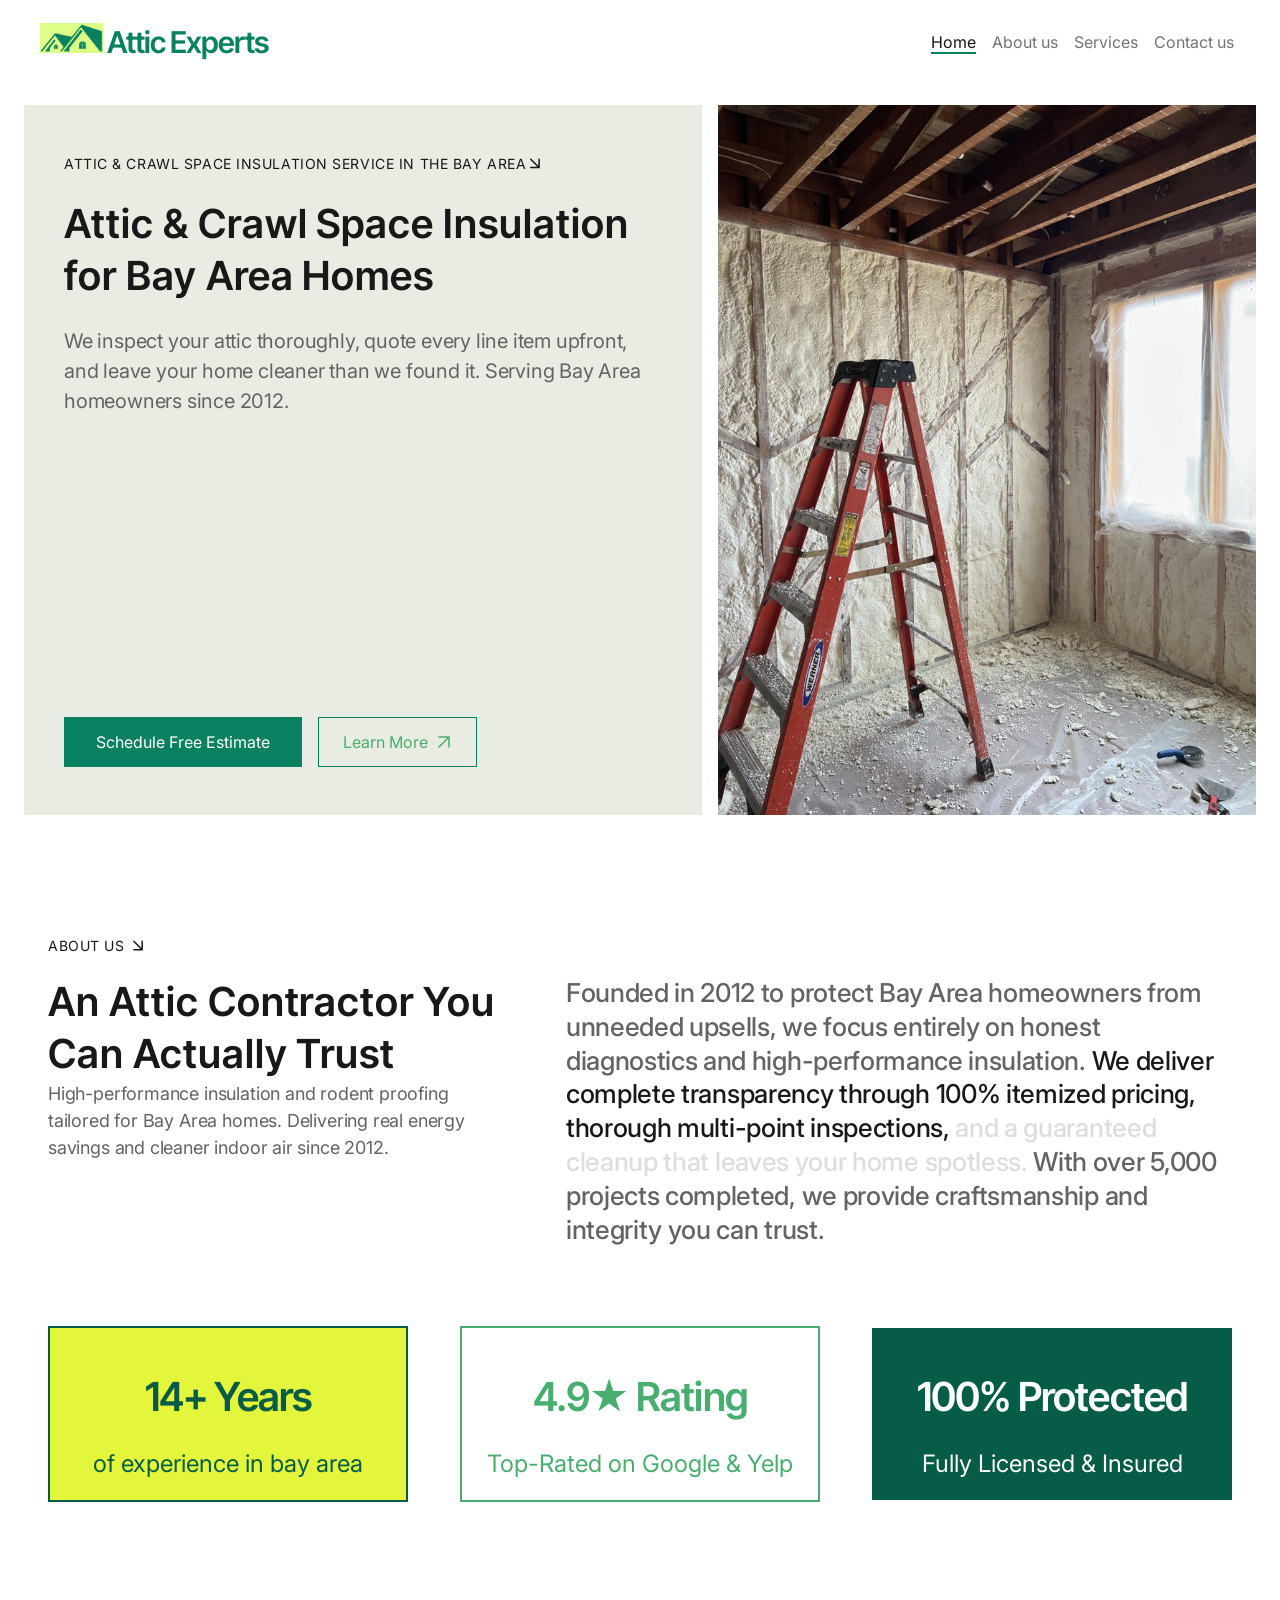
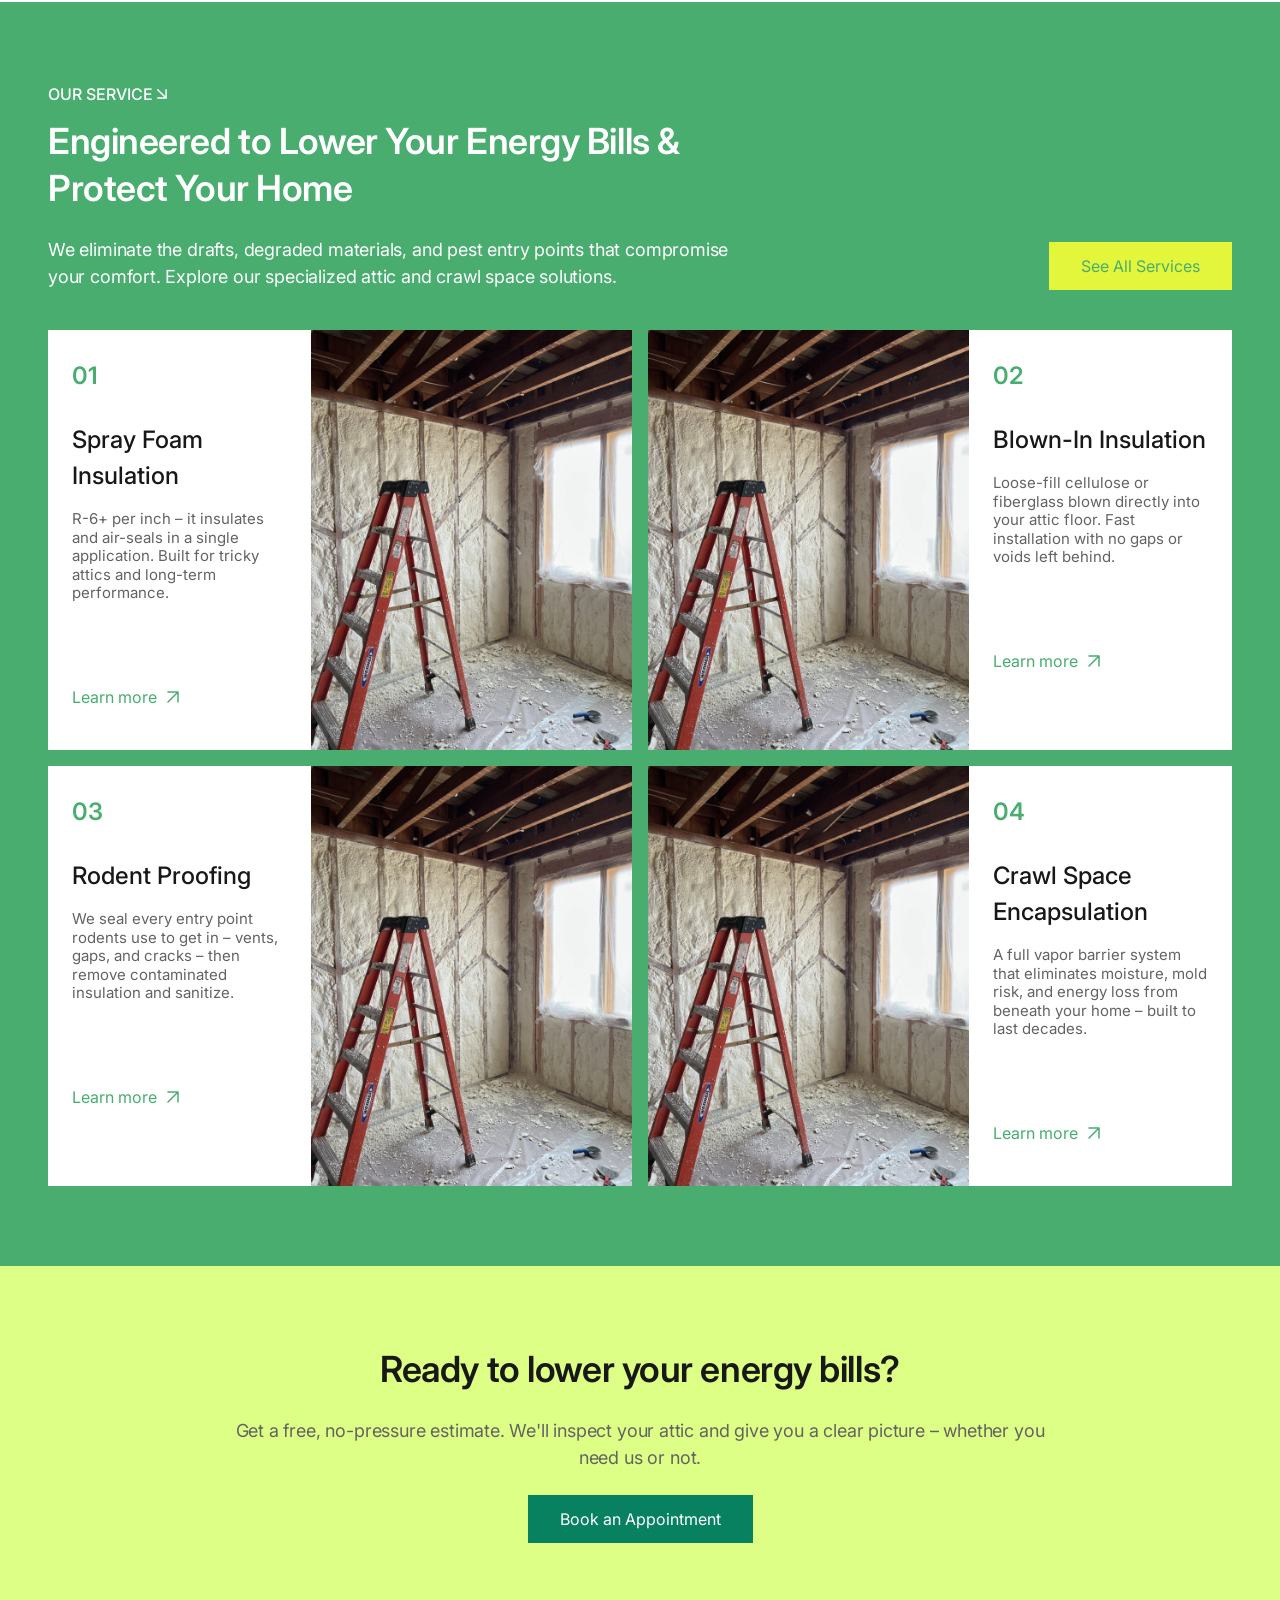
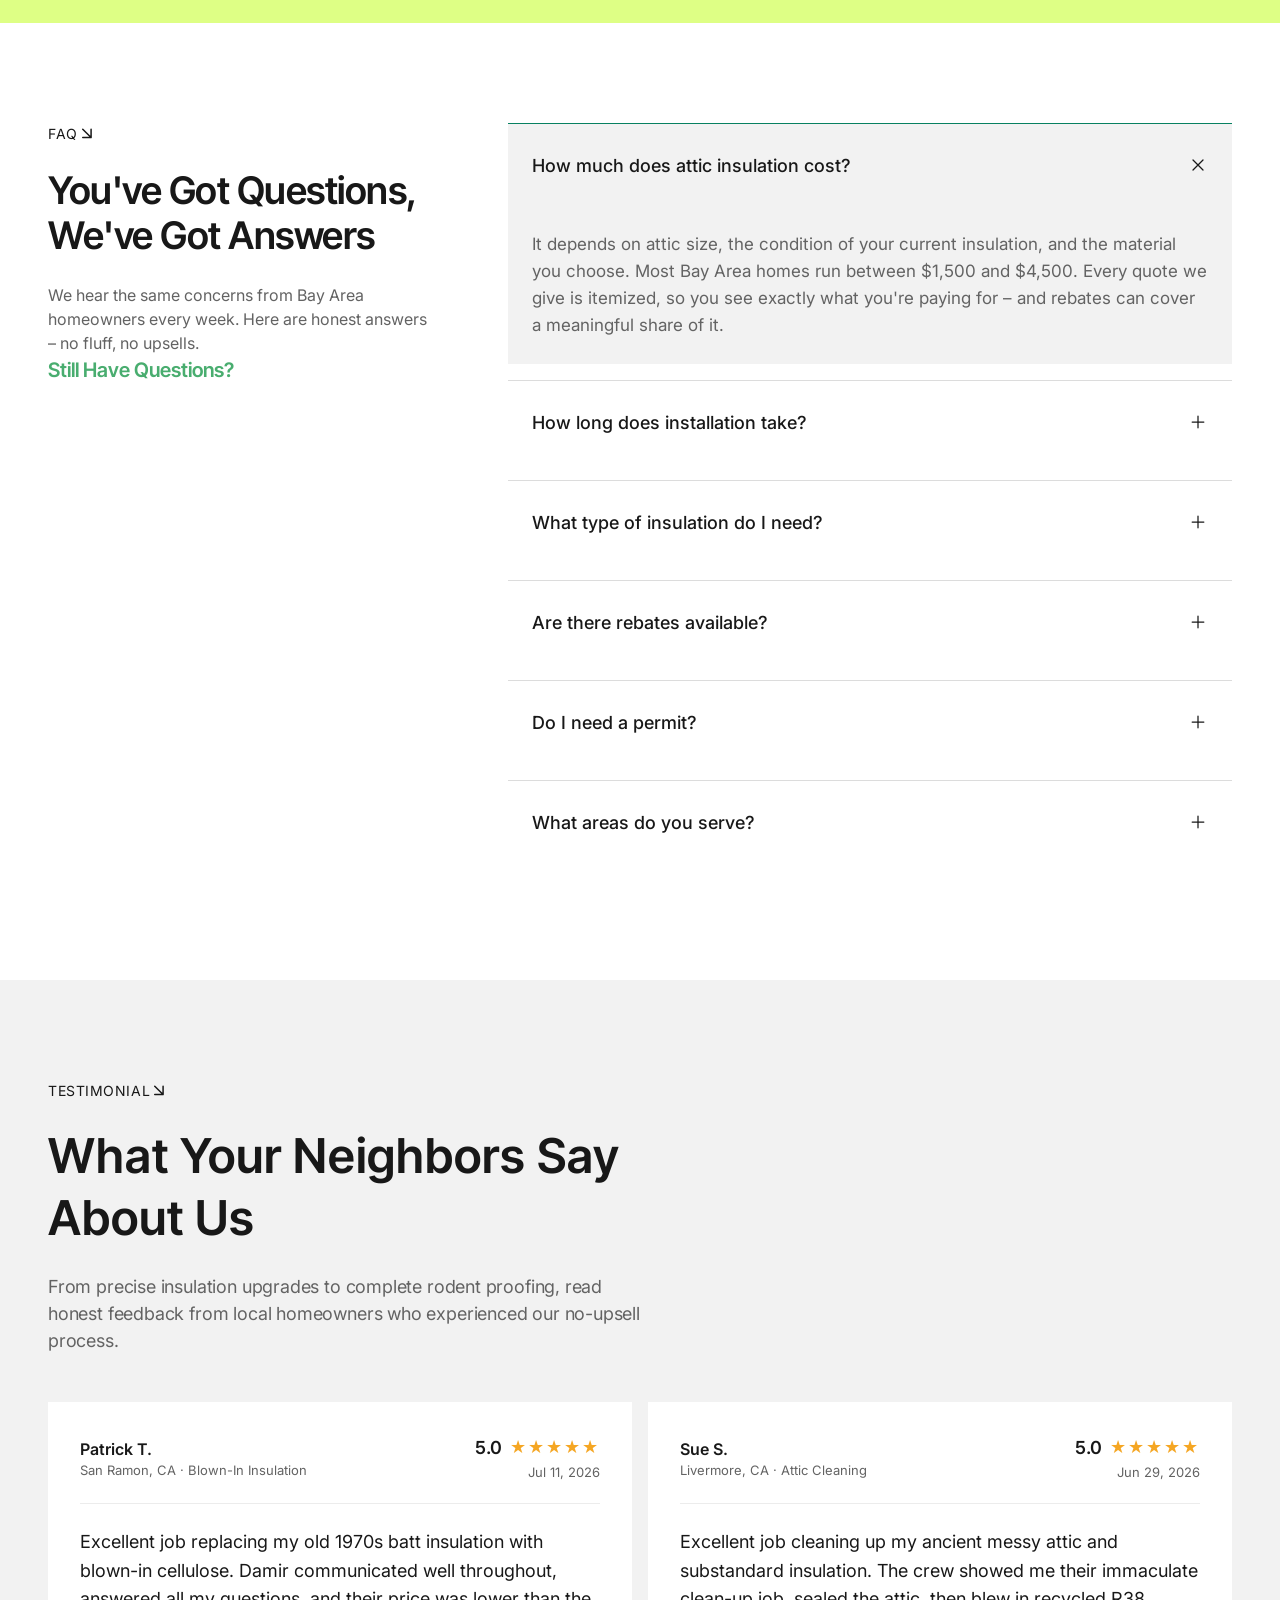
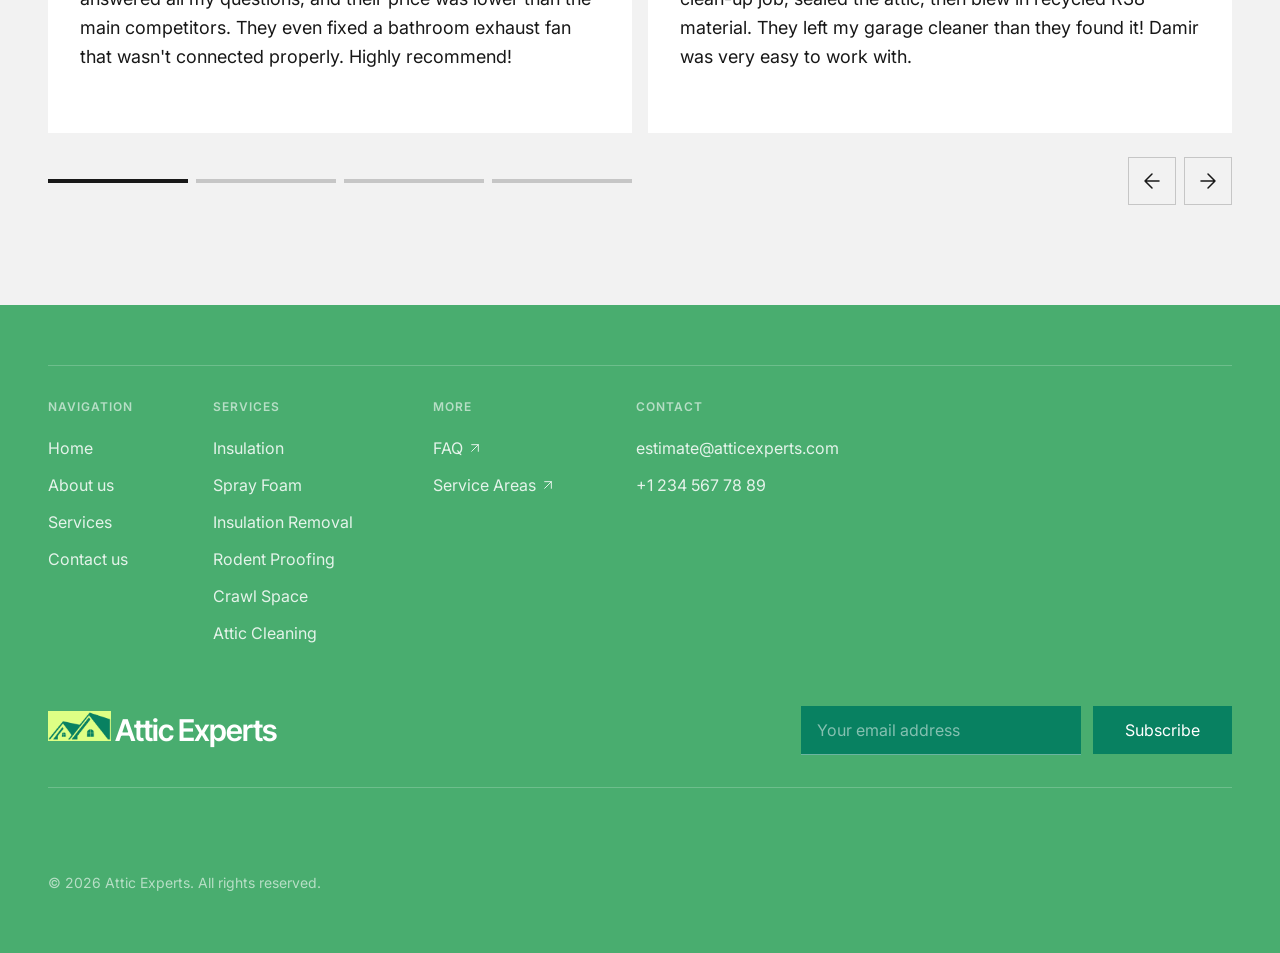
<file: index.html>
<!doctype html>
<html lang="en">
  <head>
    <meta charset="UTF-8" />
    <meta name="viewport" content="width=device-width, initial-scale=1.0" />
    <title>Attic Insulation & Rodent Proofing in Bay Area — Attic Experts</title>
    <link rel="stylesheet" href="css/fonts.css" />
    <link rel="stylesheet" href="css/reset.css" />
    <link rel="stylesheet" href="css/style.css" />
  </head>
  <body>
    <header>
      <div class="section section-header">
        <div class="container container-header">
          <div class="logo">
            <img src="./img/LogoS.png" alt="logo" />
            <span>Attic Experts</span>
          </div>
          <nav class="nav-header">
            <ul class="nav-header__list">
              <li class="nav-header__item">
                <a href="index.html" class="nav-header__link nav-header__link--active">Home</a>
              </li>
              <li class="nav-header__item">
                <a href="about.html" class="nav-header__link">About us</a>
              </li>
              <li class="nav-header__item">
                <a href="services.html" class="nav-header__link">Services</a>
              </li>
              <li class="nav-header__item">
                <a href="contact.html" class="nav-header__link">Contact us</a>
              </li>
            </ul>
          </nav>
          <button class="nav-burger" aria-label="Toggle menu" aria-expanded="false">
            <span></span>
            <span></span>
            <span></span>
          </button>
        </div>
      </div>
    </header>
    <main>
      <section class="section section-subheader">
        <div class="container container-subheader">
          <div class="hero-content">
            <p class="hero-eyebrow__text">
              Attic & Crawl Space Insulation Service in the Bay Area<svg
                xmlns="http://www.w3.org/2000/svg"
                width="10"
                height="10"
                viewBox="0 0 10 10"
                fill="none"
              >
                <path
                  d="M0.75 0.75L9.08333 9.08333M0.75 9.08333H9.08333V0.75"
                  stroke="currentColor"
                  stroke-width="1.5"
                  stroke-linecap="round"
                  stroke-linejoin="round"
                />
              </svg>
            </p>
            <h1 class="hero-title">
              Attic & Crawl Space Insulation for Bay Area Homes
            </h1>
            <p class="hero-description">
              We inspect your attic thoroughly, quote every line item upfront,
              and leave your home cleaner than we found it. Serving Bay Area
              homeowners since 2012.
            </p>
            <div class="hero-btn">
              <a class="btn btn-primary" href="contact.html">Schedule Free Estimate</a>
              <a class="btn btn-secondary" href="about.html"
                >Learn More<svg
                  xmlns="http://www.w3.org/2000/svg"
                  width="24"
                  height="24"
                  viewBox="0 0 24 24"
                  fill="none"
                >
                  <path
                    d="M7 17L17 7M17 17V7H7"
                    stroke="currentColor"
                    stroke-width="1.5"
                    stroke-linecap="round"
                    stroke-linejoin="round"
                  /></svg
              ></a>
            </div>
          </div>
          <div class="hero-img">
            <img
              src="./img/leader.jpg"
              alt="Attic insulation specialist at work"
            />
          </div>
        </div>
      </section>
      <section class="section section-about">
        <div class="container container-about">
          <div class="container-name">
            <p class="hero-eyebrow__text about-title__text">
              ABOUT US<svg
                xmlns="http://www.w3.org/2000/svg"
                width="20"
                height="20"
                viewBox="0 0 20 20"
                fill="none"
              >
                <path
                  d="M5.8335 5.8335L14.1668 14.1668M5.8335 14.1668H14.1668V5.8335"
                  stroke="currentColor"
                  stroke-width="1.5"
                  stroke-linecap="round"
                  stroke-linejoin="round"
                />
              </svg>
            </p>
          </div>
          <div class="about">
            <div class="about-title">
              <h3 class="hero-title">
                An Attic Contractor You Can Actually Trust
              </h3>
              <p class="about-text">
                High-performance insulation and rodent proofing tailored for Bay
                Area homes. Delivering real energy savings and cleaner indoor
                air since 2012.
              </p>
            </div>
            <div class="about-description">
              <p>
                Founded in 2012 to protect Bay Area homeowners from unneeded
                upsells, we focus entirely on honest diagnostics and
                high-performance insulation.
                <span class="js-text-reveal">We deliver complete transparency through 100% itemized pricing, thorough multi-point inspections, and a guaranteed cleanup that leaves your home spotless.</span>
                With over 5,000 projects completed, we provide craftsmanship and
                integrity you can trust.
              </p>
            </div>
          </div>
          <div class="container-card">
            <div class="card card-year">
              <p class="card-top">14+ Years</p>
              <p class="card-bot">of experience in bay area</p>
            </div>
            <div class="card card-rate">
              <p class="card-top">4.9★ Rating</p>
              <p class="card-bot">Top-Rated on Google & Yelp</p>
            </div>
            <div class="card card-prot">
              <p class="card-top">100% Protected</p>
              <p class="card-bot">Fully Licensed & Insured</p>
            </div>
          </div>
        </div>
      </section>
      <section class="section section-service">
        <div class="container container-service">
          <div class="container-name container-name__service">
            <p>
              OUR SERVICE
              <svg
                xmlns="http://www.w3.org/2000/svg"
                width="10"
                height="10"
                viewBox="0 0 10 10"
                fill="none"
              >
                <path
                  d="M0.75 0.75L9.08333 9.08333M0.75 9.08333H9.08333V0.75"
                  stroke="currentColor"
                  stroke-width="1.5"
                  stroke-linecap="round"
                  stroke-linejoin="round"
                />
              </svg>
            </p>
          </div>
          <div class="service-title">
            <div class="service-title__text">
              <h3>Engineered to Lower Your Energy Bills & Protect Your Home</h3>
              <p>
                We eliminate the drafts, degraded materials, and pest entry
                points that compromise your comfort. Explore our specialized
                attic and crawl space solutions.
              </p>
            </div>
            <div class="service-title__btn">
              <a href="services.html">See All Services</a>
            </div>
          </div>
        </div>
        <div class="container container-service__cards">
          <div class="container-service__card-item">
            <div class="item-description">
              <h4>01</h4>
              <h3>Spray Foam Insulation</h3>
              <p>
                R-6+ per inch – it insulates and air-seals in a single
                application. Built for tricky attics and long-term performance.
              </p>
              <a href="spray-foam.html">Learn more
                <svg xmlns="http://www.w3.org/2000/svg" width="24" height="24" viewBox="0 0 24 24" fill="none">
                  <path d="M7 17L17 7M17 17V7H7" stroke="currentColor" stroke-width="1.5" stroke-linecap="round" stroke-linejoin="round"/>
                </svg>
              </a>
            </div>
            <div class="item-img">
              <img src="./img/leader.jpg" alt="Spray foam insulation" />
            </div>
          </div>
          <div class="container-service__card-item container-service__card-item--reverse">
            <div class="item-description">
              <h4>02</h4>
              <h3>Blown-In Insulation</h3>
              <p>
                Loose-fill cellulose or fiberglass blown directly into your
                attic floor. Fast installation with no gaps or voids left behind.
              </p>
              <a href="blown-in.html">Learn more
                <svg xmlns="http://www.w3.org/2000/svg" width="24" height="24" viewBox="0 0 24 24" fill="none">
                  <path d="M7 17L17 7M17 17V7H7" stroke="currentColor" stroke-width="1.5" stroke-linecap="round" stroke-linejoin="round"/>
                </svg>
              </a>
            </div>
            <div class="item-img">
              <img src="./img/leader.jpg" alt="Blown-in insulation" />
            </div>
          </div>
          <div class="container-service__card-item">
            <div class="item-description">
              <h4>03</h4>
              <h3>Rodent Proofing</h3>
              <p>
                We seal every entry point rodents use to get in – vents, gaps,
                and cracks – then remove contaminated insulation and sanitize.
              </p>
              <a href="rodent-proofing.html">Learn more
                <svg xmlns="http://www.w3.org/2000/svg" width="24" height="24" viewBox="0 0 24 24" fill="none">
                  <path d="M7 17L17 7M17 17V7H7" stroke="currentColor" stroke-width="1.5" stroke-linecap="round" stroke-linejoin="round"/>
                </svg>
              </a>
            </div>
            <div class="item-img">
              <img src="./img/leader.jpg" alt="Rodent proofing" />
            </div>
          </div>
          <div class="container-service__card-item container-service__card-item--reverse">
            <div class="item-description">
              <h4>04</h4>
              <h3>Crawl Space Encapsulation</h3>
              <p>
                A full vapor barrier system that eliminates moisture, mold risk,
                and energy loss from beneath your home – built to last decades.
              </p>
              <a href="crawl-space.html">Learn more
                <svg xmlns="http://www.w3.org/2000/svg" width="24" height="24" viewBox="0 0 24 24" fill="none">
                  <path d="M7 17L17 7M17 17V7H7" stroke="currentColor" stroke-width="1.5" stroke-linecap="round" stroke-linejoin="round"/>
                </svg>
              </a>
            </div>
            <div class="item-img">
              <img src="./img/leader.jpg" alt="Crawl space encapsulation" />
            </div>
          </div>
        </div>
      </section>
      <section class="section section-main__sub">
        <div class="container container-main__sub">
          <div class="container-main__sub--text">
            <h3 class="">Ready to lower your energy bills?</h3>
            <p class="">
              Get a free, no-pressure estimate. We'll inspect your attic and
              give you a clear picture – whether you need us or not.
            </p>
            <a href="contact.html" class="btn btn-primary">Book an Appointment</a>
          </div>
        </div>
      </section>
    </main>
      <section class="section section-faq">
        <div class="container container-faq">
          <div class="faq-left">
            <p class="hero-eyebrow__text">
              FAQ
              <svg xmlns="http://www.w3.org/2000/svg" width="10" height="10" viewBox="0 0 10 10" fill="none">
                <path d="M0.75 0.75L9.08333 9.08333M0.75 9.08333H9.08333V0.75" stroke="currentColor" stroke-width="1.5" stroke-linecap="round" stroke-linejoin="round"/>
              </svg>
            </p>
            <h2 class="faq-title">You've Got Questions, We've Got Answers</h2>
            <p class="faq-description">We hear the same concerns from Bay Area homeowners every week. Here are honest answers – no fluff, no upsells.</p>
            
            <a href="faq.html" class="faq-still">Still Have Questions?</a>
          </div>
          <div class="faq-right">
            <div class="faq-item faq-item--open">
              <button class="faq-item__question">
                <span>How much does attic insulation cost?</span>
                <svg class="faq-item__icon" xmlns="http://www.w3.org/2000/svg" width="20" height="20" viewBox="0 0 24 24" fill="none">
                  <path d="M18 6L6 18M6 6L18 18" stroke="currentColor" stroke-width="1.5" stroke-linecap="round"/>
                </svg>
              </button>
              <div class="faq-item__answer"><div class="faq-item__answer-inner">
                <p>It depends on attic size, the condition of your current insulation, and the material you choose. Most Bay Area homes run between $1,500 and $4,500. Every quote we give is itemized, so you see exactly what you're paying for – and rebates can cover a meaningful share of it.</p>
              </div></div>
            </div>
            <div class="faq-item">
              <button class="faq-item__question">
                <span>How long does installation take?</span>
                <svg class="faq-item__icon" xmlns="http://www.w3.org/2000/svg" width="20" height="20" viewBox="0 0 24 24" fill="none">
                  <path d="M12 5V19M5 12H19" stroke="currentColor" stroke-width="1.5" stroke-linecap="round"/>
                </svg>
              </button>
              <div class="faq-item__answer"><div class="faq-item__answer-inner">
                <p>Most attic insulation jobs are completed in a single day. Larger projects or full rodent proofing packages may take two days. We'll give you an accurate timeline before we start.</p>
              </div></div>
            </div>
            <div class="faq-item">
              <button class="faq-item__question">
                <span>What type of insulation do I need?</span>
                <svg class="faq-item__icon" xmlns="http://www.w3.org/2000/svg" width="20" height="20" viewBox="0 0 24 24" fill="none">
                  <path d="M12 5V19M5 12H19" stroke="currentColor" stroke-width="1.5" stroke-linecap="round"/>
                </svg>
              </button>
              <div class="faq-item__answer"><div class="faq-item__answer-inner">
                <p>It depends on your home, climate zone, and goals. We inspect first and then recommend – blown-in, spray foam, or batts. We'll never push a material that doesn't make sense for your situation.</p>
              </div></div>
            </div>
            <div class="faq-item">
              <button class="faq-item__question">
                <span>Are there rebates available?</span>
                <svg class="faq-item__icon" xmlns="http://www.w3.org/2000/svg" width="20" height="20" viewBox="0 0 24 24" fill="none">
                  <path d="M12 5V19M5 12H19" stroke="currentColor" stroke-width="1.5" stroke-linecap="round"/>
                </svg>
              </button>
              <div class="faq-item__answer"><div class="faq-item__answer-inner">
                <p>Yes. PG&E and BayREN offer rebates for qualifying insulation upgrades. We'll help you identify which rebates apply and handle the paperwork where possible.</p>
              </div></div>
            </div>
            <div class="faq-item">
              <button class="faq-item__question">
                <span>Do I need a permit?</span>
                <svg class="faq-item__icon" xmlns="http://www.w3.org/2000/svg" width="20" height="20" viewBox="0 0 24 24" fill="none">
                  <path d="M12 5V19M5 12H19" stroke="currentColor" stroke-width="1.5" stroke-linecap="round"/>
                </svg>
              </button>
              <div class="faq-item__answer"><div class="faq-item__answer-inner">
                <p>For standard insulation replacement, typically no permit is required. For larger structural work or certain spray foam applications, we'll let you know upfront and handle any required filings.</p>
              </div></div>
            </div>
            <div class="faq-item">
              <button class="faq-item__question">
                <span>What areas do you serve?</span>
                <svg class="faq-item__icon" xmlns="http://www.w3.org/2000/svg" width="20" height="20" viewBox="0 0 24 24" fill="none">
                  <path d="M12 5V19M5 12H19" stroke="currentColor" stroke-width="1.5" stroke-linecap="round"/>
                </svg>
              </button>
              <div class="faq-item__answer"><div class="faq-item__answer-inner">
                <p>We serve the entire Bay Area including San Francisco, Oakland, San Jose, Fremont, Palo Alto, Berkeley, and surrounding cities. Contact us to confirm your area.</p>
              </div></div>
            </div>
          </div>
        </div>
      </section>
      <section class="section section-testimonial">
        <div class="container container-testimonial">
          <p class="hero-eyebrow__text">
            Testimonial
            <svg xmlns="http://www.w3.org/2000/svg" width="10" height="10" viewBox="0 0 10 10" fill="none">
              <path d="M0.75 0.75L9.08333 9.08333M0.75 9.08333H9.08333V0.75" stroke="currentColor" stroke-width="1.5" stroke-linecap="round" stroke-linejoin="round"/>
            </svg>
          </p>
          <h2 class="testimonial-title">What Your Neighbors Say About Us</h2>
          <p class="testimonial-description">
            From precise insulation upgrades to complete rodent proofing, read honest feedback from local homeowners who experienced our no-upsell process.
          </p>
          <div class="testimonial-slider">
            <div class="testimonial-slider__track">
              <div class="testimonial-card">
                <div class="testimonial-card__header">
                  <div class="testimonial-card__author">
                    <div class="testimonial-card__author-info">
                      <p class="testimonial-card__name">Patrick T.</p>
                      <p class="testimonial-card__meta">San Ramon, CA · Blown-In Insulation</p>
                    </div>
                  </div>
                  <div class="testimonial-card__rating">
                    <div class="testimonial-card__rating-top">
                      <span class="testimonial-card__score">5.0</span>
                      <div class="testimonial-card__stars">★★★★★</div>
                    </div>
                    <p class="testimonial-card__date">Jul 11, 2026</p>
                  </div>
                </div>
                <p class="testimonial-card__text">Excellent job replacing my old 1970s batt insulation with blown-in cellulose. Damir communicated well throughout, answered all my questions, and their price was lower than the main competitors. They even fixed a bathroom exhaust fan that wasn't connected properly. Highly recommend!</p>
              </div>
              <div class="testimonial-card">
                <div class="testimonial-card__header">
                  <div class="testimonial-card__author">
                    <div class="testimonial-card__author-info">
                      <p class="testimonial-card__name">Sue S.</p>
                      <p class="testimonial-card__meta">Livermore, CA · Attic Cleaning</p>
                    </div>
                  </div>
                  <div class="testimonial-card__rating">
                    <div class="testimonial-card__rating-top">
                      <span class="testimonial-card__score">5.0</span>
                      <div class="testimonial-card__stars">★★★★★</div>
                    </div>
                    <p class="testimonial-card__date">Jun 29, 2026</p>
                  </div>
                </div>
                <p class="testimonial-card__text">Excellent job cleaning up my ancient messy attic and substandard insulation. The crew showed me their immaculate clean-up job, sealed the attic, then blew in recycled R38 material. They left my garage cleaner than they found it! Damir was very easy to work with.</p>
              </div>
              <div class="testimonial-card">
                <div class="testimonial-card__header">
                  <div class="testimonial-card__author">
                    <div class="testimonial-card__author-info">
                      <p class="testimonial-card__name">Jeffrey S.</p>
                      <p class="testimonial-card__meta">Oakland, CA · Full Attic Upgrade</p>
                    </div>
                  </div>
                  <div class="testimonial-card__rating">
                    <div class="testimonial-card__rating-top">
                      <span class="testimonial-card__score">5.0</span>
                      <div class="testimonial-card__stars">★★★★★</div>
                    </div>
                    <p class="testimonial-card__date">Aug 18, 2025</p>
                  </div>
                </div>
                <p class="testimonial-card__text">Very fast communications and scheduling! The price Damir quoted was the final price we paid. They vacuumed out all the old insulation, sanitized, filled holes and cracks, blew in new cellulose, and did a great job cleaning everything up. Highly recommended!</p>
              </div>
              <div class="testimonial-card">
                <div class="testimonial-card__header">
                  <div class="testimonial-card__author">
                    <div class="testimonial-card__author-info">
                      <p class="testimonial-card__name">Heather V.</p>
                      <p class="testimonial-card__meta">San Francisco, CA · Blown-In Insulation</p>
                    </div>
                  </div>
                  <div class="testimonial-card__rating">
                    <div class="testimonial-card__rating-top">
                      <span class="testimonial-card__score">5.0</span>
                      <div class="testimonial-card__stars">★★★★★</div>
                    </div>
                    <p class="testimonial-card__date">Jul 20, 2024</p>
                  </div>
                </div>
                <p class="testimonial-card__text">From the time I contacted for a quote to completion it was a single week. Damir, the owner, was polite, professional, on time, and accommodating. They covered our entire 1000sqft living space with cloth and plastic. Received a paid-in-full receipt immediately. Couldn't ask for more.</p>
              </div>
              <div class="testimonial-card">
                <div class="testimonial-card__header">
                  <div class="testimonial-card__author">
                    <div class="testimonial-card__author-info">
                      <p class="testimonial-card__name">Steve D.</p>
                      <p class="testimonial-card__meta">Danville, CA · Full Attic Upgrade</p>
                    </div>
                  </div>
                  <div class="testimonial-card__rating">
                    <div class="testimonial-card__rating-top">
                      <span class="testimonial-card__score">5.0</span>
                      <div class="testimonial-card__stars">★★★★★</div>
                    </div>
                    <p class="testimonial-card__date">Sep 3, 2024</p>
                  </div>
                </div>
                <p class="testimonial-card__text">Damir is very knowledgeable and his prices were transparent and fair. They removed old insulation, installed a whole house fan, and blew new R60 cellulose. His team was professional, hard-working, and meticulous in cleaning up. I have high standards – Attic Experts exceeded them. We can feel the difference already.</p>
              </div>
              <div class="testimonial-card">
                <div class="testimonial-card__header">
                  <div class="testimonial-card__author">
                    <div class="testimonial-card__author-info">
                      <p class="testimonial-card__name">Cynthia K.</p>
                      <p class="testimonial-card__meta">Oakley, CA · Rodent Proofing</p>
                    </div>
                  </div>
                  <div class="testimonial-card__rating">
                    <div class="testimonial-card__rating-top">
                      <span class="testimonial-card__score">5.0</span>
                      <div class="testimonial-card__stars">★★★★★</div>
                    </div>
                    <p class="testimonial-card__date">Jun 4, 2024</p>
                  </div>
                </div>
                <p class="testimonial-card__text">Outstanding job removing old insulation, blow-in, air leak sealing, sanitizing, and rodent proofing of both attic and crawl space – all in one day! Today it's 98 degrees outside and our interior is 74 degrees with just a fan. Price was extremely reasonable. We highly recommend them!</p>
              </div>
              <div class="testimonial-card">
                <div class="testimonial-card__header">
                  <div class="testimonial-card__author">
                    <div class="testimonial-card__author-info">
                      <p class="testimonial-card__name">Adriana V.</p>
                      <p class="testimonial-card__meta">San Francisco, CA · Rodent Proofing</p>
                    </div>
                  </div>
                  <div class="testimonial-card__rating">
                    <div class="testimonial-card__rating-top">
                      <span class="testimonial-card__score">5.0</span>
                      <div class="testimonial-card__stars">★★★★★</div>
                    </div>
                    <p class="testimonial-card__date">Feb 9, 2024</p>
                  </div>
                </div>
                <p class="testimonial-card__text">Damir and his team rodent-proofed our insulation system, garage, kitchen and crawl space. Very knowledgeable and the quote was extremely reasonable for the value. They came multiple times whenever we found new holes and each time it helped tremendously. Highly recommend!</p>
              </div>
              <div class="testimonial-card">
                <div class="testimonial-card__header">
                  <div class="testimonial-card__author">
                    <div class="testimonial-card__author-info">
                      <p class="testimonial-card__name">Jennifer V.</p>
                      <p class="testimonial-card__meta">Livermore, CA · Attic Insulation</p>
                    </div>
                  </div>
                  <div class="testimonial-card__rating">
                    <div class="testimonial-card__rating-top">
                      <span class="testimonial-card__score">5.0</span>
                      <div class="testimonial-card__stars">★★★★★</div>
                    </div>
                    <p class="testimonial-card__date">Jul 19, 2023</p>
                  </div>
                </div>
                <p class="testimonial-card__text">We got 5 quotes and Damir came in most competitive. He was not a pushy salesman and explained everything clearly. We have since referred many customers and they were all very happy. Don't hesitate – get your insulation done with Attic Experts!</p>
              </div>
            </div>
            <div class="testimonial-slider__controls">
              <div class="testimonial-slider__dots">
                <button class="testimonial-slider__dot active"></button>
                <button class="testimonial-slider__dot"></button>
                <button class="testimonial-slider__dot"></button>
                <button class="testimonial-slider__dot"></button>
              </div>
              <div class="testimonial-slider__arrows">
                <button class="testimonial-slider__btn testimonial-slider__btn--prev" aria-label="Previous">
                  <svg xmlns="http://www.w3.org/2000/svg" width="24" height="24" viewBox="0 0 24 24" fill="none">
                    <path d="M19 12H5M5 12L12 19M5 12L12 5" stroke="currentColor" stroke-width="1.5" stroke-linecap="round" stroke-linejoin="round"/>
                  </svg>
                </button>
                <button class="testimonial-slider__btn testimonial-slider__btn--next" aria-label="Next">
                  <svg xmlns="http://www.w3.org/2000/svg" width="24" height="24" viewBox="0 0 24 24" fill="none">
                    <path d="M5 12H19M19 12L12 5M19 12L12 19" stroke="currentColor" stroke-width="1.5" stroke-linecap="round" stroke-linejoin="round"/>
                  </svg>
                </button>
              </div>
            </div>
          </div>
        </div>
      </section>
    <footer class="footer">
      <div class="container footer__container">
        <div class="footer__top">
          <div class="footer__col">
            <p class="footer__heading">Navigation</p>
            <ul class="footer__list">
              <li><a href="index.html" class="footer__link">Home</a></li>
              <li><a href="about.html" class="footer__link">About us</a></li>
              <li><a href="services.html" class="footer__link">Services</a></li>
              <li><a href="contact.html" class="footer__link">Contact us</a></li>
            </ul>
          </div>
          <div class="footer__col">
            <p class="footer__heading">Services</p>
            <ul class="footer__list">
              <li><a href="blown-in.html" class="footer__link">Insulation</a></li>
              <li><a href="spray-foam.html" class="footer__link">Spray Foam</a></li>
              <li><a href="insulation-removal.html" class="footer__link">Insulation Removal</a></li>
              <li><a href="rodent-proofing.html" class="footer__link">Rodent Proofing</a></li>
              <li><a href="crawl-space.html" class="footer__link">Crawl Space</a></li>
              <li><a href="attic-cleaning.html" class="footer__link">Attic Cleaning</a></li>
            </ul>
          </div>
          <div class="footer__col">
            <p class="footer__heading">More</p>
            <ul class="footer__list">
              <li>
                <a href="faq.html" class="footer__link footer__link--arrow">FAQ
                  <svg xmlns="http://www.w3.org/2000/svg" width="16" height="16" viewBox="0 0 24 24" fill="none">
                    <path d="M7 17L17 7M17 17V7H7" stroke="currentColor" stroke-width="1.5" stroke-linecap="round" stroke-linejoin="round"/>
                  </svg>
                </a>
              </li>
              <li>
                <a href="service-areas.html" class="footer__link footer__link--arrow">Service Areas
                  <svg xmlns="http://www.w3.org/2000/svg" width="16" height="16" viewBox="0 0 24 24" fill="none">
                    <path d="M7 17L17 7M17 17V7H7" stroke="currentColor" stroke-width="1.5" stroke-linecap="round" stroke-linejoin="round"/>
                  </svg>
                </a>
              </li>
            </ul>
          </div>
          <div class="footer__col">
            <p class="footer__heading">Contact</p>
            <ul class="footer__list">
              <li><a href="mailto:estimate@atticexperts.com" class="footer__link">estimate@atticexperts.com</a></li>
              <li><a href="tel:+12345677889" class="footer__link">+1 234 567 78 89</a></li>
            </ul>
          </div>
        </div>
        <div class="footer__bottom">
          <div class="logo footer__logo">
            <img src="./img/LogoS.png" alt="logo" />
            <span>Attic Experts</span>
          </div>
          <form class="footer__email-form" action="#" method="POST">
            <input type="email" name="email" placeholder="Your email address" />
            <button type="submit" class="btn btn-primary">Subscribe</button>
          </form>
        </div>
        <p class="footer__copy">© 2026 Attic Experts. All rights reserved.</p>
      </div>
    </footer>
    <script src="js/main.js"></script>
  </body>
</html>
</file>
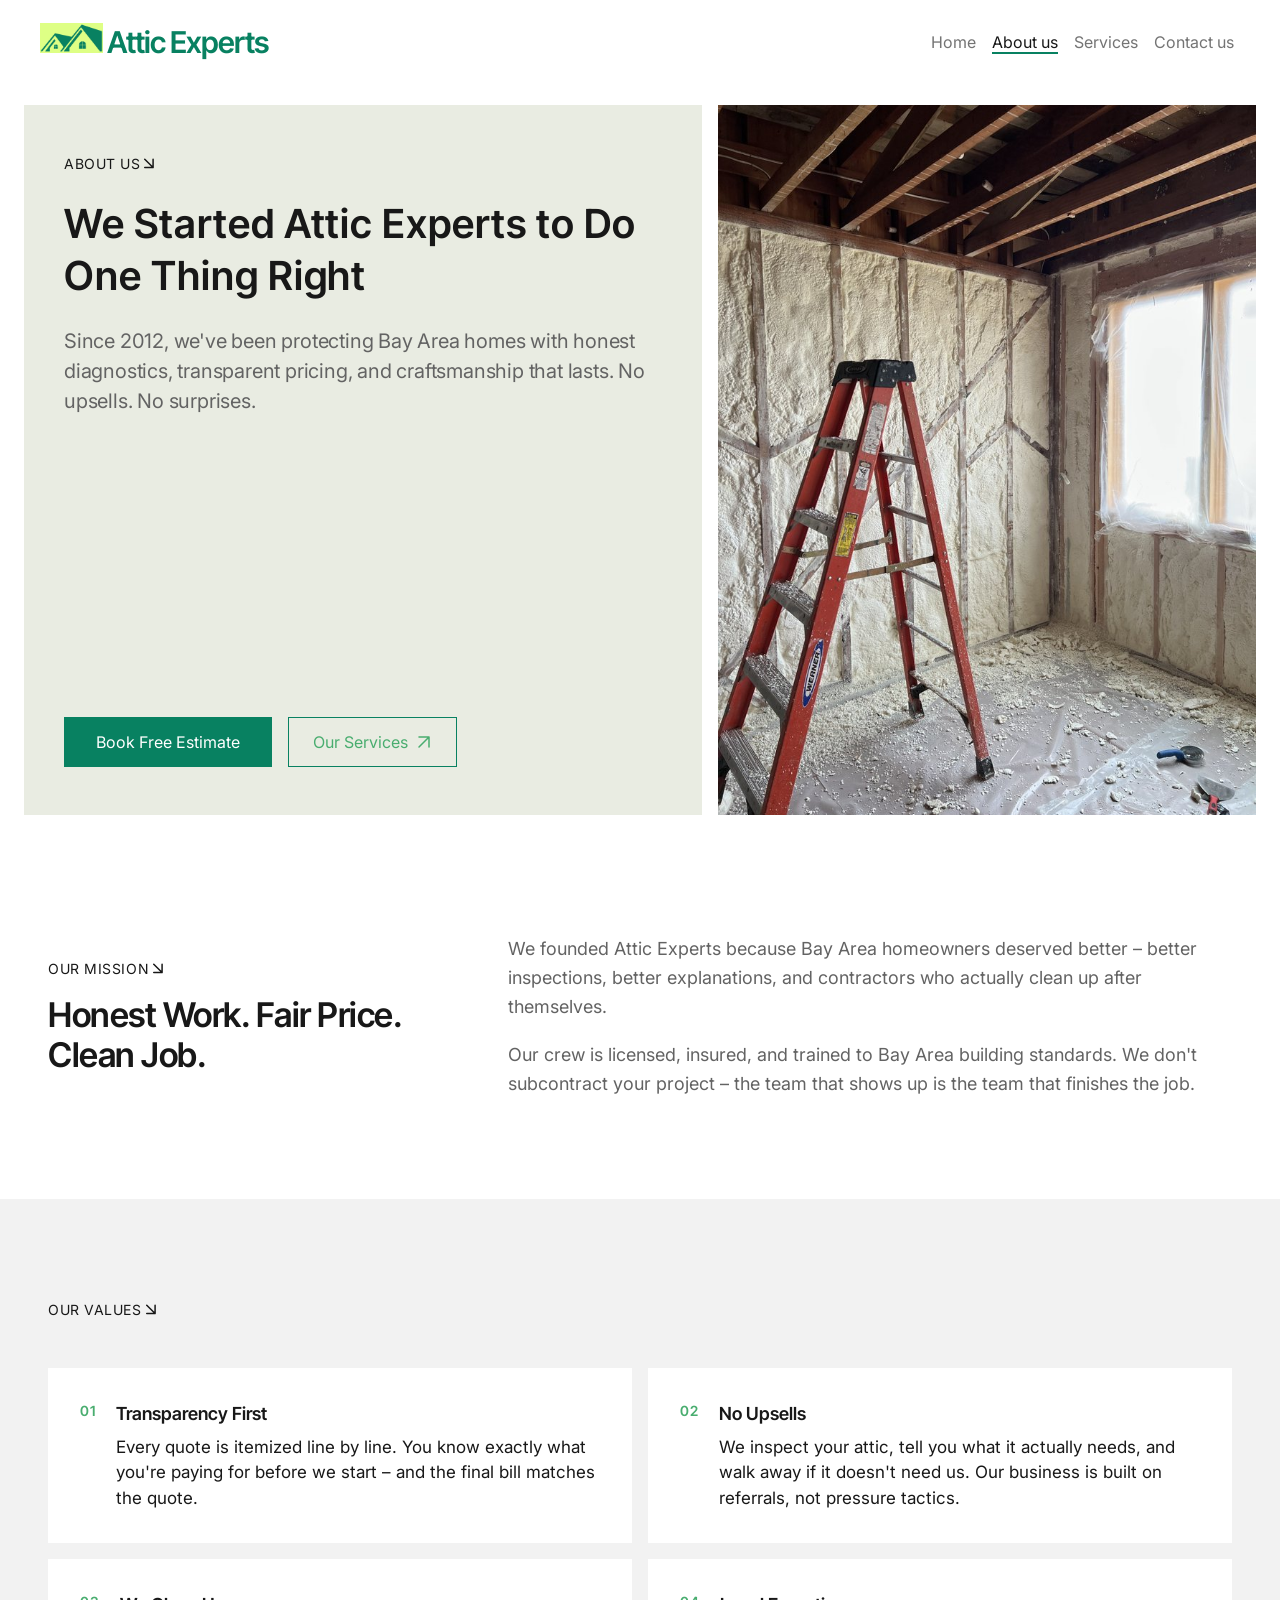
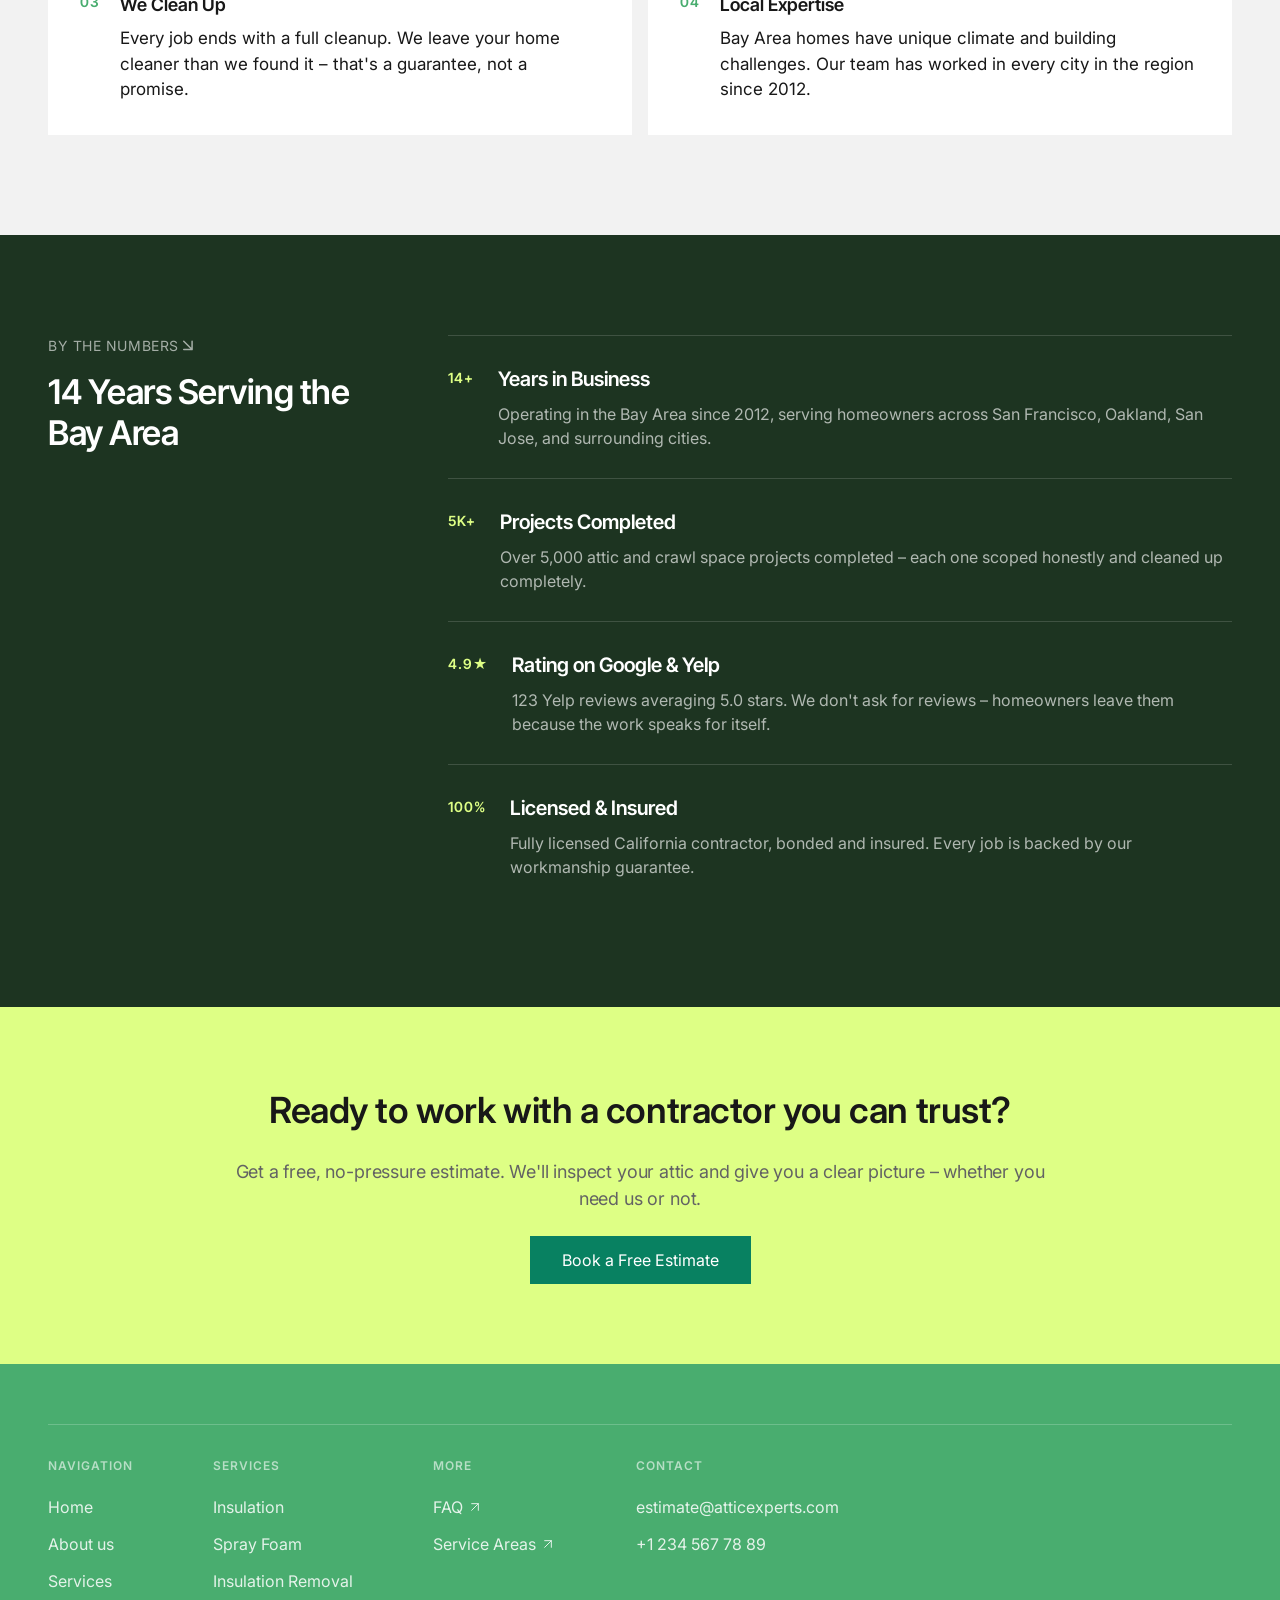
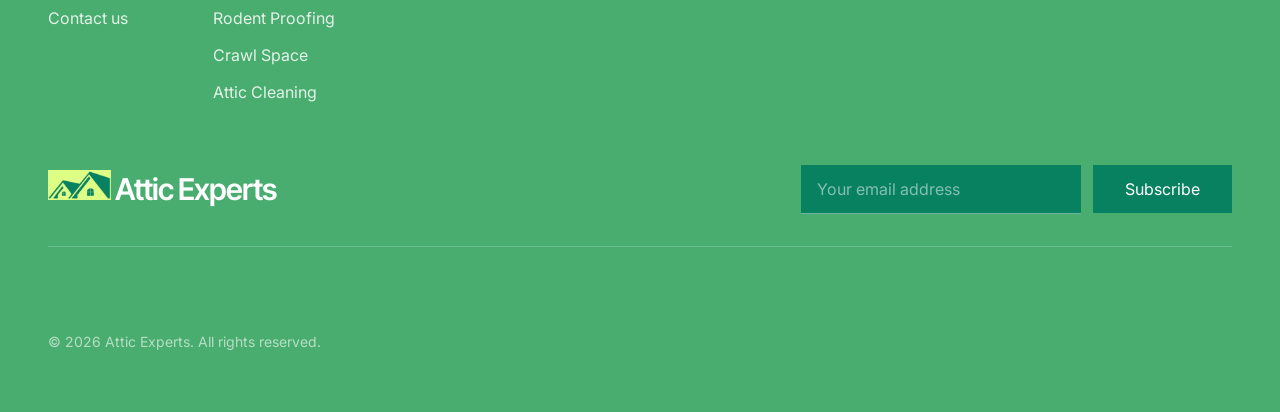
<file: about.html>
<!doctype html>
<html lang="en">
  <head>
    <meta charset="UTF-8" />
    <meta name="viewport" content="width=device-width, initial-scale=1.0" />
    <title>About Us – Attic Experts</title>
    <link rel="stylesheet" href="css/fonts.css" />
    <link rel="stylesheet" href="css/reset.css" />
    <link rel="stylesheet" href="css/style.css" />
  </head>
  <body>
    <header>
      <div class="section section-header">
        <div class="container container-header">
          <div class="logo">
            <img src="./img/LogoS.png" alt="logo" />
            <span>Attic Experts</span>
          </div>
          <nav class="nav-header">
            <ul class="nav-header__list">
              <li class="nav-header__item">
                <a href="index.html" class="nav-header__link">Home</a>
              </li>
              <li class="nav-header__item">
                <a href="about.html" class="nav-header__link nav-header__link--active">About us</a>
              </li>
              <li class="nav-header__item">
                <a href="services.html" class="nav-header__link">Services</a>
              </li>
              <li class="nav-header__item">
                <a href="contact.html" class="nav-header__link">Contact us</a>
              </li>
            </ul>
          </nav>
          <button class="nav-burger" aria-label="Toggle menu" aria-expanded="false">
            <span></span>
            <span></span>
            <span></span>
          </button>
        </div>
      </div>
    </header>

    <main>

      <!-- HERO -->
      <section class="section section-sf-hero">
        <div class="container container-sf-hero">
          <div class="sf-hero__content">
            <p class="hero-eyebrow__text">
              About Us
              <svg xmlns="http://www.w3.org/2000/svg" width="10" height="10" viewBox="0 0 10 10" fill="none">
                <path d="M0.75 0.75L9.08333 9.08333M0.75 9.08333H9.08333V0.75" stroke="currentColor" stroke-width="1.5" stroke-linecap="round" stroke-linejoin="round"/>
              </svg>
            </p>
            <h1 class="hero-title">We Started Attic Experts to Do One Thing Right</h1>
            <p class="hero-description">Since 2012, we've been protecting Bay Area homes with honest diagnostics, transparent pricing, and craftsmanship that lasts. No upsells. No surprises.</p>
            <div class="hero-btn">
              <a href="contact.html" class="btn btn-primary">Book Free Estimate</a>
              <a href="services.html" class="btn btn-secondary">Our Services
                <svg xmlns="http://www.w3.org/2000/svg" width="24" height="24" viewBox="0 0 24 24" fill="none">
                  <path d="M7 17L17 7M17 17V7H7" stroke="currentColor" stroke-width="1.5" stroke-linecap="round" stroke-linejoin="round"/>
                </svg>
              </a>
            </div>
          </div>
          <div class="sf-hero__img">
            <img src="./img/leader.jpg" alt="Attic Experts team" />
          </div>
        </div>
      </section>

      <!-- MISSION -->
      <section class="section section-sf-what">
        <div class="container container-sf-what">
          <div class="sf-what__left">
            <p class="hero-eyebrow__text">
              Our Mission
              <svg xmlns="http://www.w3.org/2000/svg" width="10" height="10" viewBox="0 0 10 10" fill="none">
                <path d="M0.75 0.75L9.08333 9.08333M0.75 9.08333H9.08333V0.75" stroke="currentColor" stroke-width="1.5" stroke-linecap="round" stroke-linejoin="round"/>
              </svg>
            </p>
            <h2 class="sf-section__title">Honest Work. Fair Price. Clean Job.</h2>
          </div>
          <div class="sf-what__right">
            <p class="sf-section__text sf-section__text--spaced">We founded Attic Experts because Bay Area homeowners deserved better – better inspections, better explanations, and contractors who actually clean up after themselves.</p>
            <p class="sf-section__text">Our crew is licensed, insured, and trained to Bay Area building standards. We don't subcontract your project – the team that shows up is the team that finishes the job.</p>
          </div>
        </div>
      </section>

      <!-- VALUES -->
      <section class="section section-sf-when">
        <div class="container container-sf-when">
          <p class="hero-eyebrow__text">
            Our Values
            <svg xmlns="http://www.w3.org/2000/svg" width="10" height="10" viewBox="0 0 10 10" fill="none">
              <path d="M0.75 0.75L9.08333 9.08333M0.75 9.08333H9.08333V0.75" stroke="currentColor" stroke-width="1.5" stroke-linecap="round" stroke-linejoin="round"/>
            </svg>
          </p>
          <div class="sf-when__grid">
            <div class="sf-when__item">
              <span class="sf-when__num">01</span>
              <div>
                <p class="sf-when__title">Transparency First</p>
                <p class="sf-when__text">Every quote is itemized line by line. You know exactly what you're paying for before we start – and the final bill matches the quote.</p>
              </div>
            </div>
            <div class="sf-when__item">
              <span class="sf-when__num">02</span>
              <div>
                <p class="sf-when__title">No Upsells</p>
                <p class="sf-when__text">We inspect your attic, tell you what it actually needs, and walk away if it doesn't need us. Our business is built on referrals, not pressure tactics.</p>
              </div>
            </div>
            <div class="sf-when__item">
              <span class="sf-when__num">03</span>
              <div>
                <p class="sf-when__title">We Clean Up</p>
                <p class="sf-when__text">Every job ends with a full cleanup. We leave your home cleaner than we found it – that's a guarantee, not a promise.</p>
              </div>
            </div>
            <div class="sf-when__item">
              <span class="sf-when__num">04</span>
              <div>
                <p class="sf-when__title">Local Expertise</p>
                <p class="sf-when__text">Bay Area homes have unique climate and building challenges. Our team has worked in every city in the region since 2012.</p>
              </div>
            </div>
          </div>
        </div>
      </section>

      <!-- STATS -->
      <section class="section section-sf-how">
        <div class="container container-sf-how">
          <div class="sf-how__left">
            <p class="hero-eyebrow__text">
              By the Numbers
              <svg xmlns="http://www.w3.org/2000/svg" width="10" height="10" viewBox="0 0 10 10" fill="none">
                <path d="M0.75 0.75L9.08333 9.08333M0.75 9.08333H9.08333V0.75" stroke="currentColor" stroke-width="1.5" stroke-linecap="round" stroke-linejoin="round"/>
              </svg>
            </p>
            <h2 class="sf-section__title">14 Years Serving the Bay Area</h2>
          </div>
          <div class="sf-how__steps">
            <div class="sf-step">
              <span class="sf-step__num">14+</span>
              <div class="sf-step__content">
                <h3 class="sf-step__title">Years in Business</h3>
                <p class="sf-step__text">Operating in the Bay Area since 2012, serving homeowners across San Francisco, Oakland, San Jose, and surrounding cities.</p>
              </div>
            </div>
            <div class="sf-step">
              <span class="sf-step__num">5K+</span>
              <div class="sf-step__content">
                <h3 class="sf-step__title">Projects Completed</h3>
                <p class="sf-step__text">Over 5,000 attic and crawl space projects completed – each one scoped honestly and cleaned up completely.</p>
              </div>
            </div>
            <div class="sf-step">
              <span class="sf-step__num">4.9★</span>
              <div class="sf-step__content">
                <h3 class="sf-step__title">Rating on Google & Yelp</h3>
                <p class="sf-step__text">123 Yelp reviews averaging 5.0 stars. We don't ask for reviews – homeowners leave them because the work speaks for itself.</p>
              </div>
            </div>
            <div class="sf-step">
              <span class="sf-step__num">100%</span>
              <div class="sf-step__content">
                <h3 class="sf-step__title">Licensed & Insured</h3>
                <p class="sf-step__text">Fully licensed California contractor, bonded and insured. Every job is backed by our workmanship guarantee.</p>
              </div>
            </div>
          </div>
        </div>
      </section>

      <!-- CTA -->
      <section class="section section-main__sub">
        <div class="container container-main__sub">
          <div class="container-main__sub--text">
            <h3>Ready to work with a contractor you can trust?</h3>
            <p>Get a free, no-pressure estimate. We'll inspect your attic and give you a clear picture – whether you need us or not.</p>
            <a href="contact.html" class="btn btn-primary">Book a Free Estimate</a>
          </div>
        </div>
      </section>

    </main>

    <footer class="footer">
      <div class="container footer__container">
        <div class="footer__top">
          <div class="footer__col">
            <p class="footer__heading">Navigation</p>
            <ul class="footer__list">
              <li><a href="index.html" class="footer__link">Home</a></li>
              <li><a href="about.html" class="footer__link">About us</a></li>
              <li><a href="services.html" class="footer__link">Services</a></li>
              <li><a href="contact.html" class="footer__link">Contact us</a></li>
            </ul>
          </div>
          <div class="footer__col">
            <p class="footer__heading">Services</p>
            <ul class="footer__list">
              <li><a href="blown-in.html" class="footer__link">Insulation</a></li>
              <li><a href="spray-foam.html" class="footer__link">Spray Foam</a></li>
              <li><a href="insulation-removal.html" class="footer__link">Insulation Removal</a></li>
              <li><a href="rodent-proofing.html" class="footer__link">Rodent Proofing</a></li>
              <li><a href="crawl-space.html" class="footer__link">Crawl Space</a></li>
              <li><a href="attic-cleaning.html" class="footer__link">Attic Cleaning</a></li>
            </ul>
          </div>
          <div class="footer__col">
            <p class="footer__heading">More</p>
            <ul class="footer__list">
              <li><a href="faq.html" class="footer__link footer__link--arrow">FAQ <svg xmlns="http://www.w3.org/2000/svg" width="16" height="16" viewBox="0 0 24 24" fill="none"><path d="M7 17L17 7M17 17V7H7" stroke="currentColor" stroke-width="1.5" stroke-linecap="round" stroke-linejoin="round"/></svg></a></li>
              <li><a href="service-areas.html" class="footer__link footer__link--arrow">Service Areas <svg xmlns="http://www.w3.org/2000/svg" width="16" height="16" viewBox="0 0 24 24" fill="none"><path d="M7 17L17 7M17 17V7H7" stroke="currentColor" stroke-width="1.5" stroke-linecap="round" stroke-linejoin="round"/></svg></a></li>
            </ul>
          </div>
          <div class="footer__col">
            <p class="footer__heading">Contact</p>
            <ul class="footer__list">
              <li><a href="mailto:estimate@atticexperts.com" class="footer__link">estimate@atticexperts.com</a></li>
              <li><a href="tel:+12345677889" class="footer__link">+1 234 567 78 89</a></li>
            </ul>
          </div>
        </div>
        <div class="footer__bottom">
          <div class="logo footer__logo">
            <img src="./img/LogoS.png" alt="logo" />
            <span>Attic Experts</span>
          </div>
          <form class="footer__email-form" action="#" method="POST">
            <input type="email" name="email" placeholder="Your email address" />
            <button type="submit" class="btn btn-primary">Subscribe</button>
          </form>
        </div>
        <p class="footer__copy">© 2026 Attic Experts. All rights reserved.</p>
      </div>
    </footer>
    <script src="js/main.js"></script>
  </body>
</html>
</file>
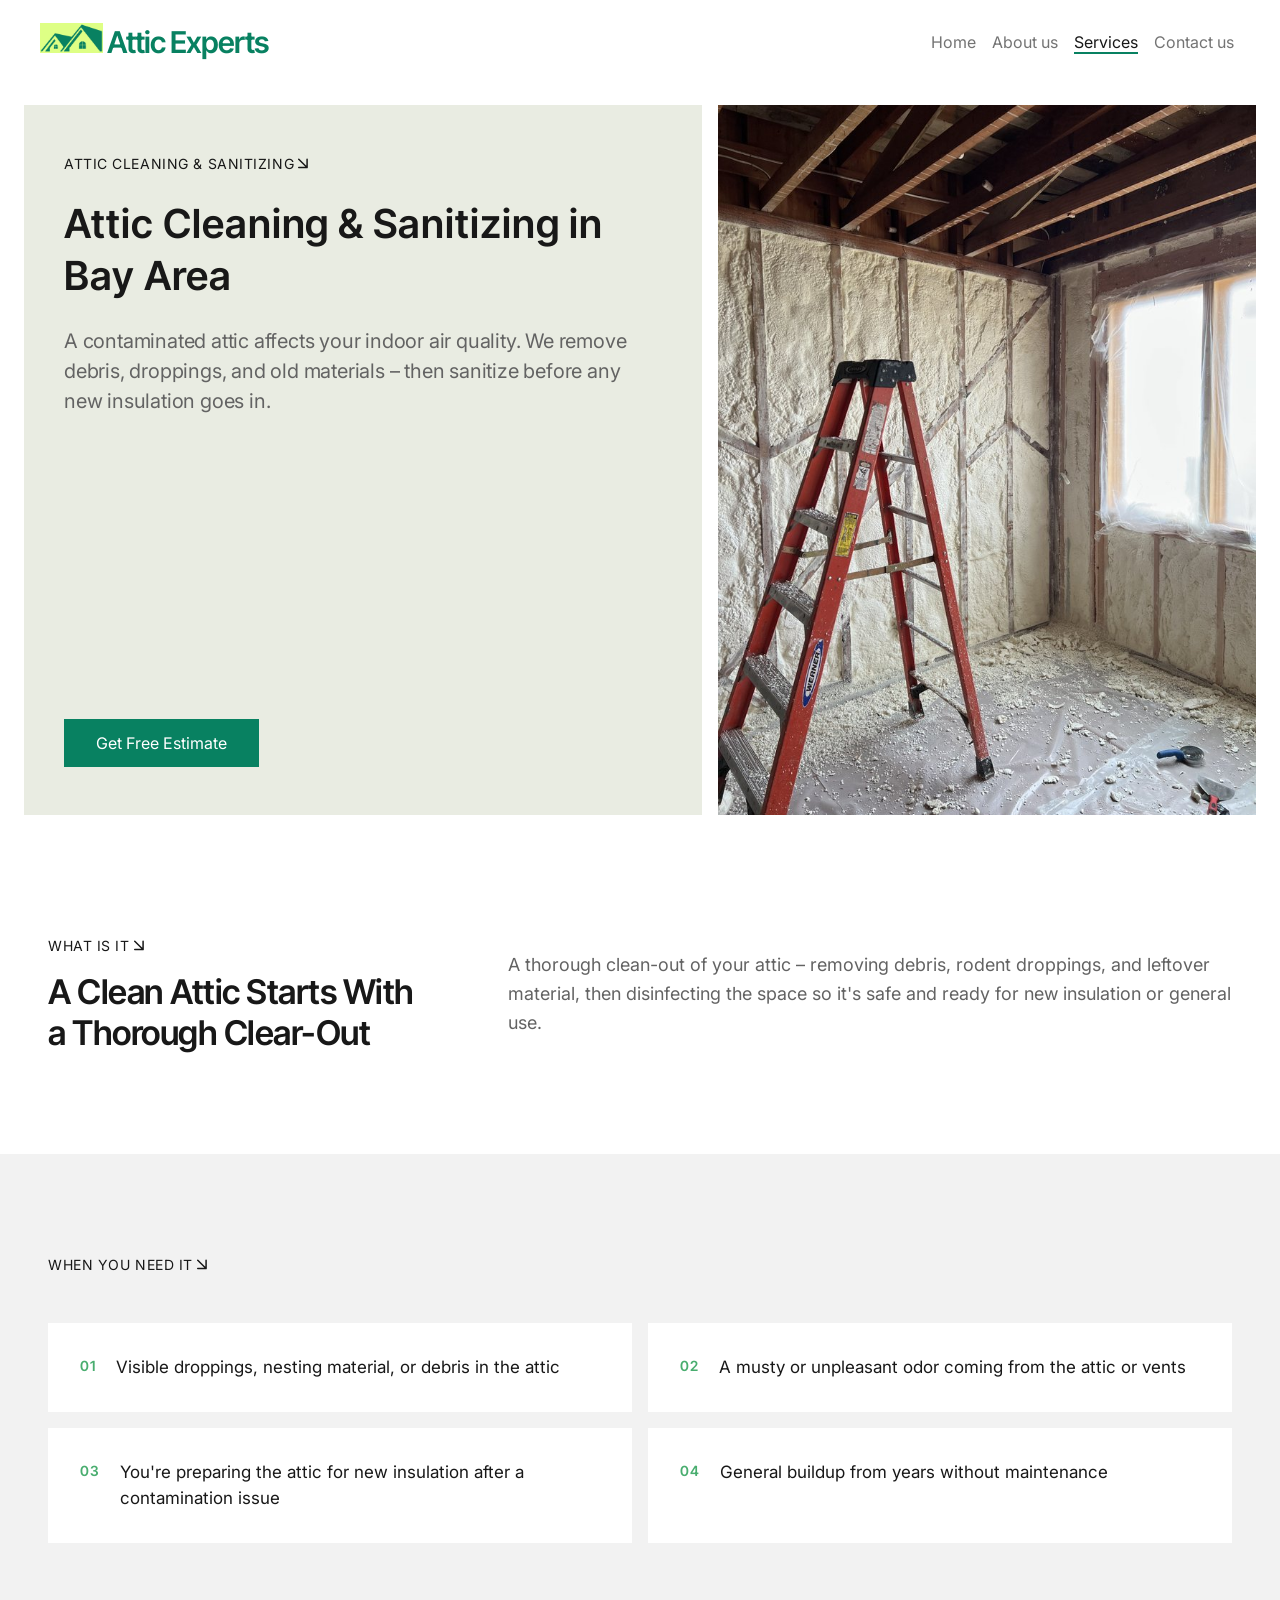
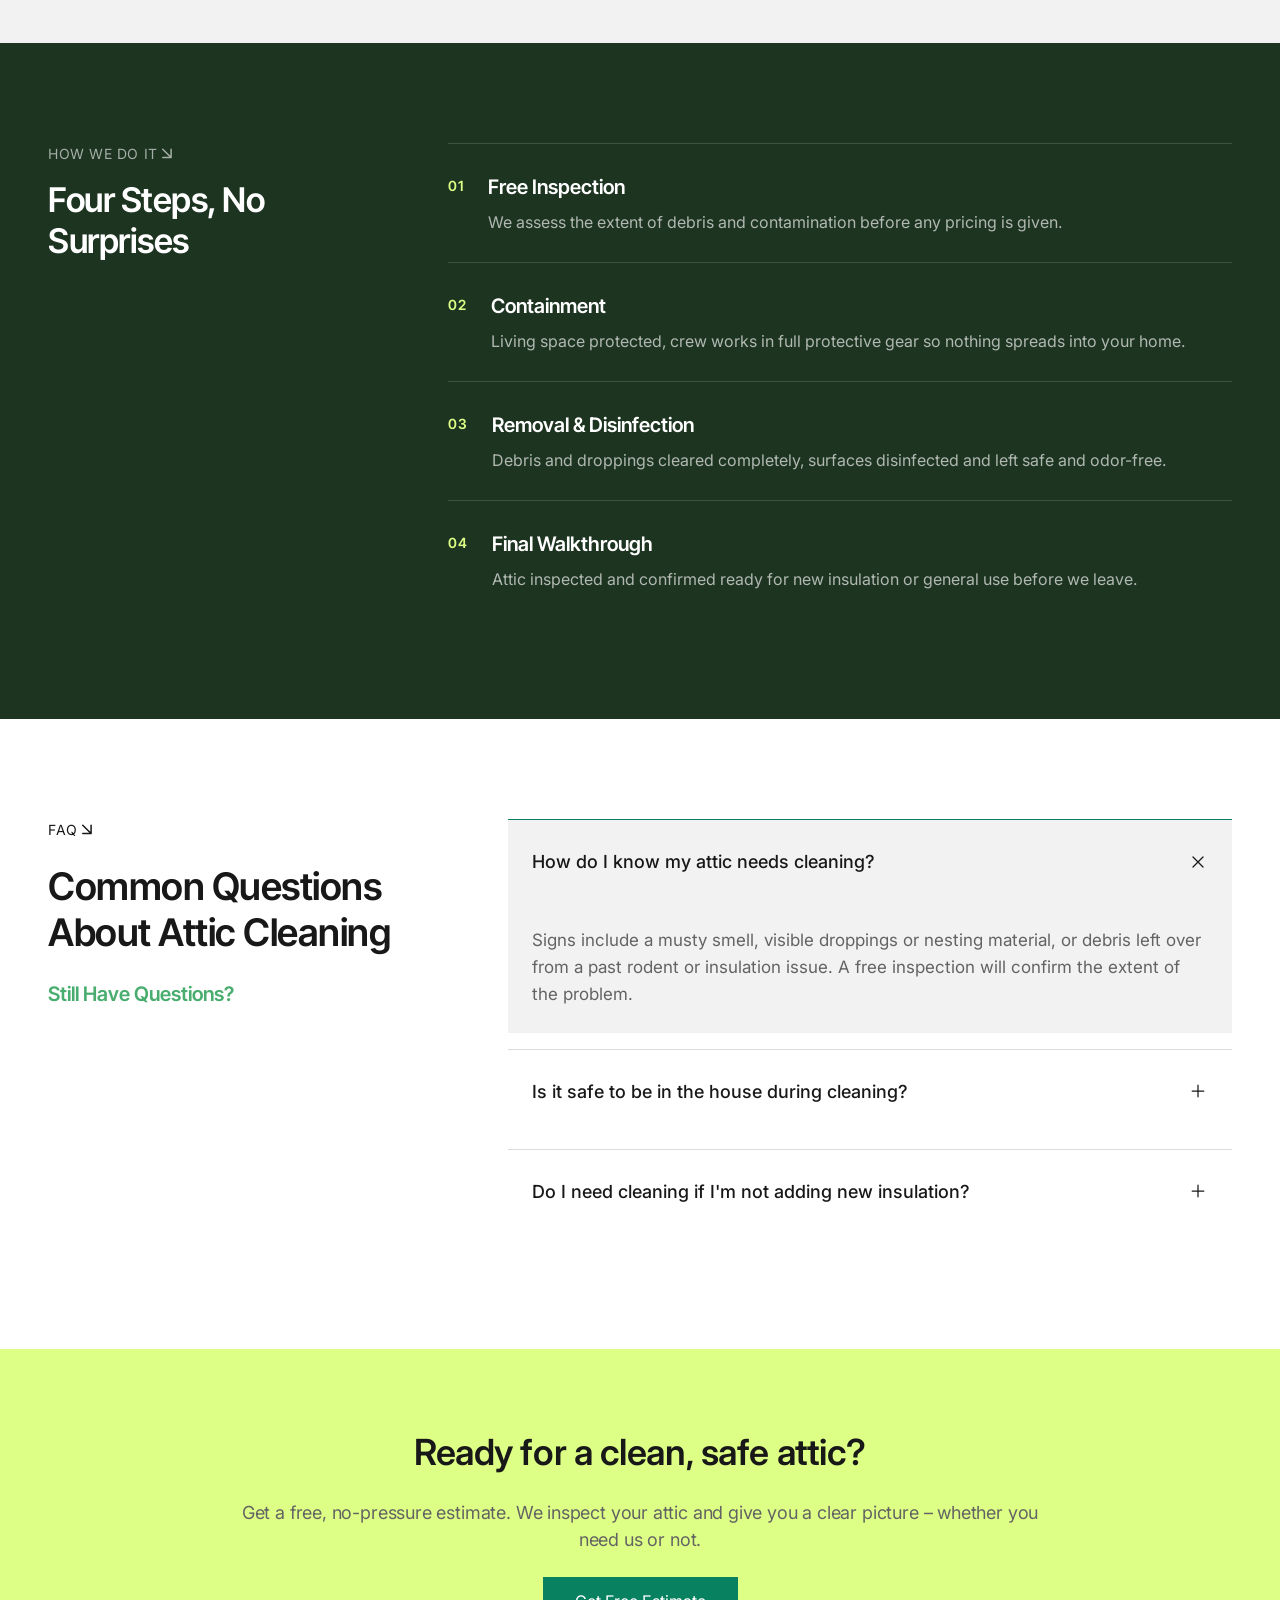
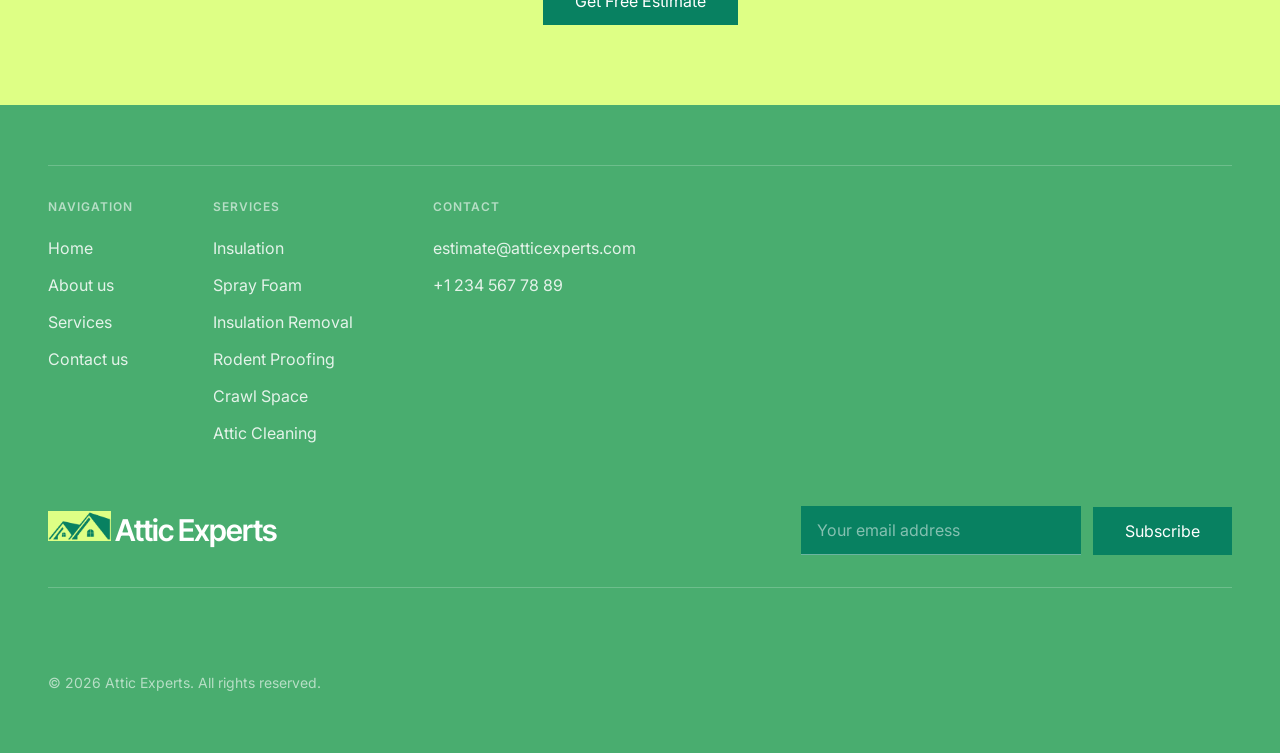
<file: attic-cleaning.html>
<!doctype html>
<html lang="en">
  <head>
    <meta charset="UTF-8" />
    <meta name="viewport" content="width=device-width, initial-scale=1.0" />
    <title>Attic Cleaning & Sanitizing – Attic Experts</title>
    <link rel="stylesheet" href="css/fonts.css" />
    <link rel="stylesheet" href="css/reset.css" />
    <link rel="stylesheet" href="css/style.css" />
  </head>
  <body>
    <header>
      <div class="section section-header">
        <div class="container container-header">
          <div class="logo">
            <img src="./img/LogoS.png" alt="logo" />
            <span>Attic Experts</span>
          </div>
          <nav class="nav-header">
            <ul class="nav-header__list">
              <li class="nav-header__item">
                <a href="index.html" class="nav-header__link">Home</a>
              </li>
              <li class="nav-header__item">
                <a href="about.html" class="nav-header__link">About us</a>
              </li>
              <li class="nav-header__item">
                <a href="services.html" class="nav-header__link nav-header__link--active">Services</a>
              </li>
              <li class="nav-header__item">
                <a href="contact.html" class="nav-header__link">Contact us</a>
              </li>
            </ul>
          </nav>
          <button class="nav-burger" aria-label="Toggle menu" aria-expanded="false">
            <span></span>
            <span></span>
            <span></span>
          </button>
        </div>
      </div>
    </header>

    <main>

      <!-- HERO -->
      <section class="section section-sf-hero">
        <div class="container container-sf-hero">
          <div class="sf-hero__content">
            <p class="hero-eyebrow__text">
              Attic Cleaning & Sanitizing
              <svg xmlns="http://www.w3.org/2000/svg" width="10" height="10" viewBox="0 0 10 10" fill="none">
                <path d="M0.75 0.75L9.08333 9.08333M0.75 9.08333H9.08333V0.75" stroke="currentColor" stroke-width="1.5" stroke-linecap="round" stroke-linejoin="round"/>
              </svg>
            </p>
            <h1 class="hero-title">Attic Cleaning & Sanitizing in Bay Area</h1>
            <p class="hero-description">A contaminated attic affects your indoor air quality. We remove debris, droppings, and old materials – then sanitize before any new insulation goes in.</p>
            <div class="hero-btn">
              <a href="contact.html" class="btn btn-primary">Get Free Estimate</a>
            </div>
          </div>
          <div class="sf-hero__img">
            <img src="./img/leader.jpg" alt="Attic cleaning and sanitizing" />
          </div>
        </div>
      </section>

      <!-- WHAT IS -->
      <section class="section section-sf-what" id="ac-what">
        <div class="container container-sf-what">
          <div class="sf-what__left">
            <p class="hero-eyebrow__text">
              What Is It
              <svg xmlns="http://www.w3.org/2000/svg" width="10" height="10" viewBox="0 0 10 10" fill="none">
                <path d="M0.75 0.75L9.08333 9.08333M0.75 9.08333H9.08333V0.75" stroke="currentColor" stroke-width="1.5" stroke-linecap="round" stroke-linejoin="round"/>
              </svg>
            </p>
            <h2 class="sf-section__title">A Clean Attic Starts With a Thorough Clear-Out</h2>
          </div>
          <div class="sf-what__right">
            <p class="sf-section__text">A thorough clean-out of your attic – removing debris, rodent droppings, and leftover material, then disinfecting the space so it's safe and ready for new insulation or general use.</p>
          </div>
        </div>
      </section>

      <!-- WHEN YOU NEED IT -->
      <section class="section section-sf-when">
        <div class="container container-sf-when">
          <p class="hero-eyebrow__text">
            When You Need It
            <svg xmlns="http://www.w3.org/2000/svg" width="10" height="10" viewBox="0 0 10 10" fill="none">
              <path d="M0.75 0.75L9.08333 9.08333M0.75 9.08333H9.08333V0.75" stroke="currentColor" stroke-width="1.5" stroke-linecap="round" stroke-linejoin="round"/>
            </svg>
          </p>
          <div class="sf-when__grid">
            <div class="sf-when__item">
              <span class="sf-when__num">01</span>
              <p class="sf-when__text">Visible droppings, nesting material, or debris in the attic</p>
            </div>
            <div class="sf-when__item">
              <span class="sf-when__num">02</span>
              <p class="sf-when__text">A musty or unpleasant odor coming from the attic or vents</p>
            </div>
            <div class="sf-when__item">
              <span class="sf-when__num">03</span>
              <p class="sf-when__text">You're preparing the attic for new insulation after a contamination issue</p>
            </div>
            <div class="sf-when__item">
              <span class="sf-when__num">04</span>
              <p class="sf-when__text">General buildup from years without maintenance</p>
            </div>
          </div>
        </div>
      </section>

      <!-- HOW WE DO IT -->
      <section class="section section-sf-how">
        <div class="container container-sf-how">
          <div class="sf-how__left">
            <p class="hero-eyebrow__text">
              How We Do It
              <svg xmlns="http://www.w3.org/2000/svg" width="10" height="10" viewBox="0 0 10 10" fill="none">
                <path d="M0.75 0.75L9.08333 9.08333M0.75 9.08333H9.08333V0.75" stroke="currentColor" stroke-width="1.5" stroke-linecap="round" stroke-linejoin="round"/>
              </svg>
            </p>
            <h2 class="sf-section__title">Four Steps, No Surprises</h2>
          </div>
          <div class="sf-how__steps">
            <div class="sf-step">
              <span class="sf-step__num">01</span>
              <div class="sf-step__content">
                <h3 class="sf-step__title">Free Inspection</h3>
                <p class="sf-step__text">We assess the extent of debris and contamination before any pricing is given.</p>
              </div>
            </div>
            <div class="sf-step">
              <span class="sf-step__num">02</span>
              <div class="sf-step__content">
                <h3 class="sf-step__title">Containment</h3>
                <p class="sf-step__text">Living space protected, crew works in full protective gear so nothing spreads into your home.</p>
              </div>
            </div>
            <div class="sf-step">
              <span class="sf-step__num">03</span>
              <div class="sf-step__content">
                <h3 class="sf-step__title">Removal & Disinfection</h3>
                <p class="sf-step__text">Debris and droppings cleared completely, surfaces disinfected and left safe and odor-free.</p>
              </div>
            </div>
            <div class="sf-step">
              <span class="sf-step__num">04</span>
              <div class="sf-step__content">
                <h3 class="sf-step__title">Final Walkthrough</h3>
                <p class="sf-step__text">Attic inspected and confirmed ready for new insulation or general use before we leave.</p>
              </div>
            </div>
          </div>
        </div>
      </section>

      <!-- FAQ -->
      <section class="section section-faq">
        <div class="container container-faq">
          <div class="faq-left">
            <p class="hero-eyebrow__text">
              FAQ
              <svg xmlns="http://www.w3.org/2000/svg" width="10" height="10" viewBox="0 0 10 10" fill="none">
                <path d="M0.75 0.75L9.08333 9.08333M0.75 9.08333H9.08333V0.75" stroke="currentColor" stroke-width="1.5" stroke-linecap="round" stroke-linejoin="round"/>
              </svg>
            </p>
            <h2 class="faq-title">Common Questions About Attic Cleaning</h2>
            <p class="faq-still">Still Have Questions?</p>
          </div>
          <div class="faq-right">
            <div class="faq-item faq-item--open">
              <button class="faq-item__question">
                <span>How do I know my attic needs cleaning?</span>
                <svg class="faq-item__icon" xmlns="http://www.w3.org/2000/svg" width="20" height="20" viewBox="0 0 24 24" fill="none">
                  <path d="M18 6L6 18M6 6L18 18" stroke="currentColor" stroke-width="1.5" stroke-linecap="round"/>
                </svg>
              </button>
              <div class="faq-item__answer"><div class="faq-item__answer-inner">
                <p>Signs include a musty smell, visible droppings or nesting material, or debris left over from a past rodent or insulation issue. A free inspection will confirm the extent of the problem.</p>
              </div></div>
            </div>
            <div class="faq-item">
              <button class="faq-item__question">
                <span>Is it safe to be in the house during cleaning?</span>
                <svg class="faq-item__icon" xmlns="http://www.w3.org/2000/svg" width="20" height="20" viewBox="0 0 24 24" fill="none">
                  <path d="M12 5V19M5 12H19" stroke="currentColor" stroke-width="1.5" stroke-linecap="round"/>
                </svg>
              </button>
              <div class="faq-item__answer"><div class="faq-item__answer-inner">
                <p>Yes – we contain the work area and use protective equipment so cleaning doesn't affect your living space.</p>
              </div></div>
            </div>
            <div class="faq-item">
              <button class="faq-item__question">
                <span>Do I need cleaning if I'm not adding new insulation?</span>
                <svg class="faq-item__icon" xmlns="http://www.w3.org/2000/svg" width="20" height="20" viewBox="0 0 24 24" fill="none">
                  <path d="M12 5V19M5 12H19" stroke="currentColor" stroke-width="1.5" stroke-linecap="round"/>
                </svg>
              </button>
              <div class="faq-item__answer"><div class="faq-item__answer-inner">
                <p>It can still be worth it for air quality and to prevent future rodent activity, even without a reinsulation project planned.</p>
              </div></div>
            </div>
          </div>
        </div>
      </section>

      <!-- CTA -->
      <section class="section section-main__sub">
        <div class="container container-main__sub">
          <div class="container-main__sub--text">
            <h3>Ready for a clean, safe attic?</h3>
            <p>Get a free, no-pressure estimate. We inspect your attic and give you a clear picture – whether you need us or not.</p>
            <a href="contact.html" class="btn btn-primary">Get Free Estimate</a>
          </div>
        </div>
      </section>

    </main>
    <footer class="footer">
      <div class="container footer__container">
        <div class="footer__top">
          <div class="footer__col">
            <p class="footer__heading">Navigation</p>
            <ul class="footer__list">
              <li><a href="index.html" class="footer__link">Home</a></li>
              <li><a href="about.html" class="footer__link">About us</a></li>
              <li><a href="services.html" class="footer__link">Services</a></li>
              <li><a href="contact.html" class="footer__link">Contact us</a></li>
            </ul>
          </div>
          <div class="footer__col">
            <p class="footer__heading">Services</p>
            <ul class="footer__list">
              <li><a href="blown-in.html" class="footer__link">Insulation</a></li>
              <li><a href="spray-foam.html" class="footer__link">Spray Foam</a></li>
              <li><a href="insulation-removal.html" class="footer__link">Insulation Removal</a></li>
              <li><a href="rodent-proofing.html" class="footer__link">Rodent Proofing</a></li>
              <li><a href="crawl-space.html" class="footer__link">Crawl Space</a></li>
              <li><a href="attic-cleaning.html" class="footer__link">Attic Cleaning</a></li>
            </ul>
          </div>
          <div class="footer__col">
            <p class="footer__heading">Contact</p>
            <ul class="footer__list">
              <li><a href="mailto:estimate@atticexperts.com" class="footer__link">estimate@atticexperts.com</a></li>
              <li><a href="tel:+12345677889" class="footer__link">+1 234 567 78 89</a></li>
            </ul>
          </div>
        </div>
        <div class="footer__bottom">
          <div class="logo footer__logo">
            <img src="./img/LogoS.png" alt="logo" />
            <span>Attic Experts</span>
          </div>
          <form class="footer__email-form" action="#" method="POST">
            <input type="email" name="email" placeholder="Your email address" />
            <button type="submit" class="btn btn-primary">Subscribe</button>
          </form>
        </div>
        <p class="footer__copy">© 2026 Attic Experts. All rights reserved.</p>
      </div>
    </footer>
    <script src="js/main.js"></script>
  </body>
</html>
</file>
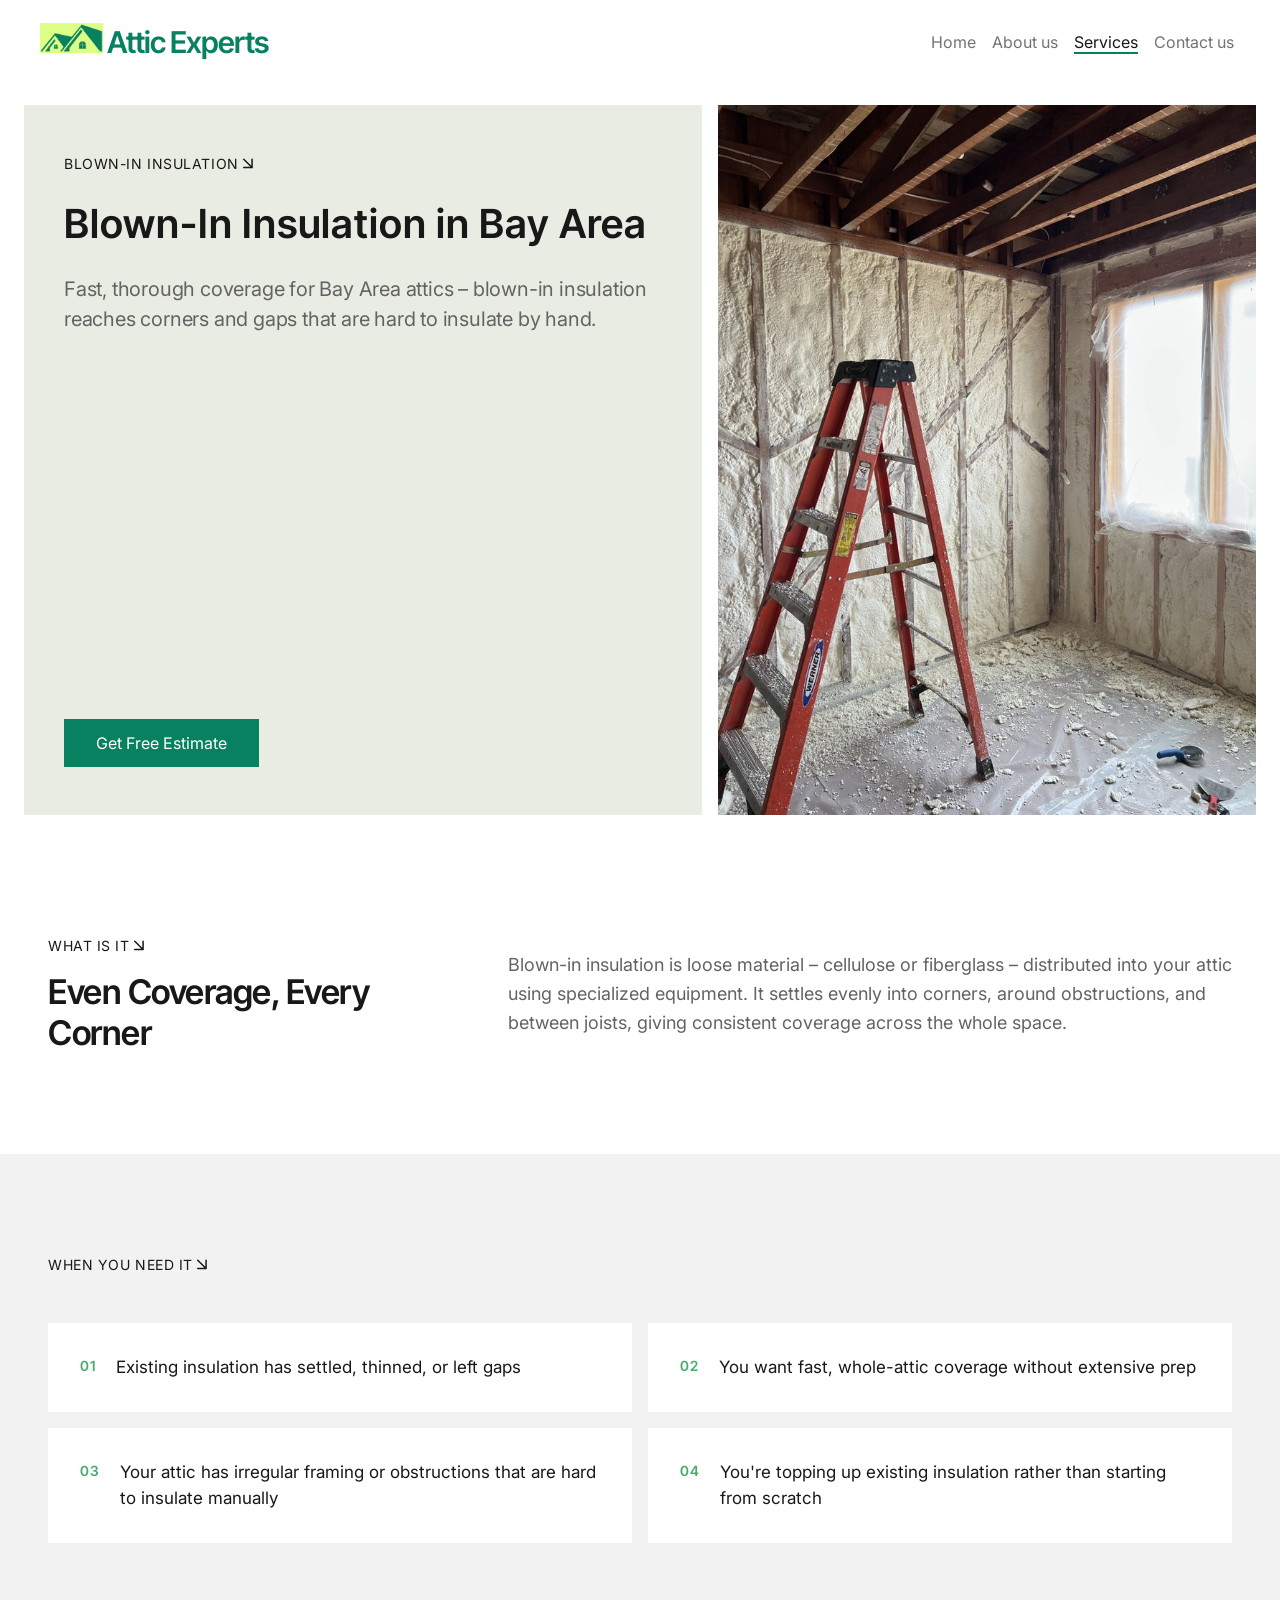
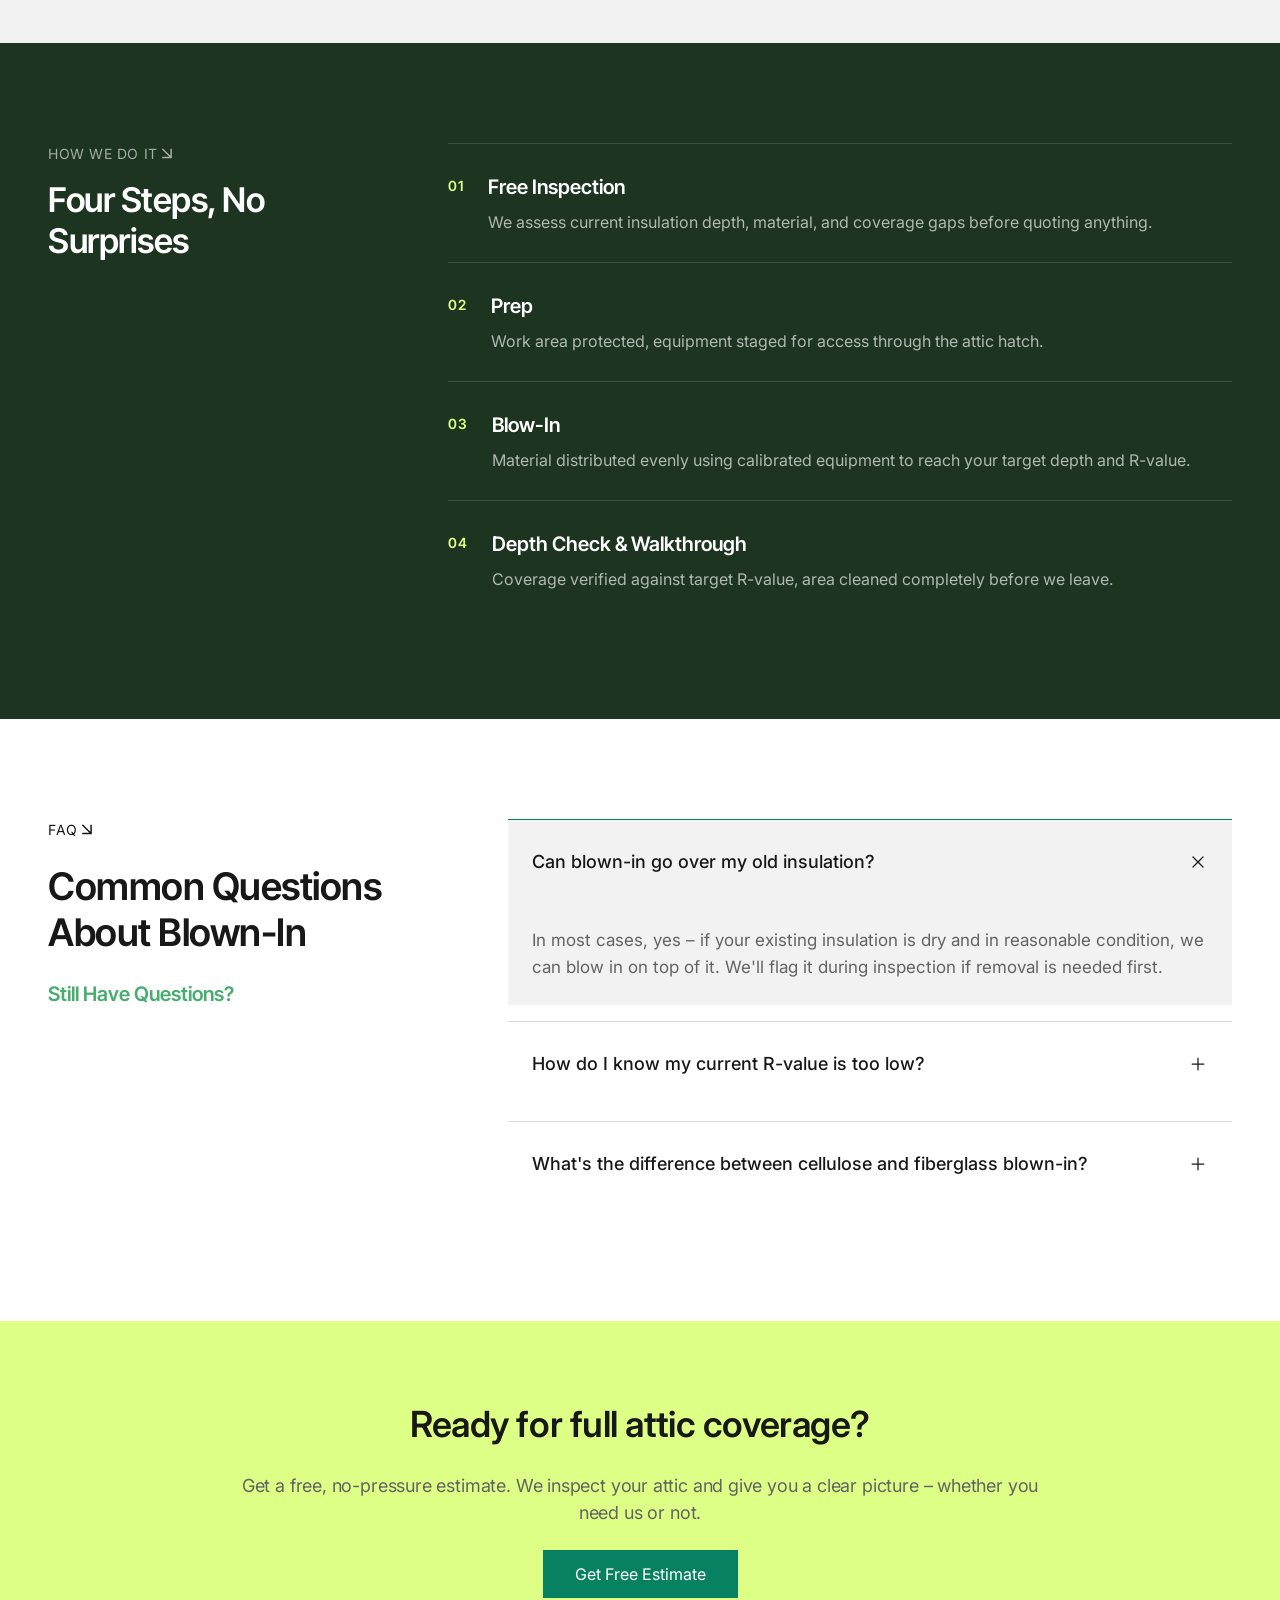
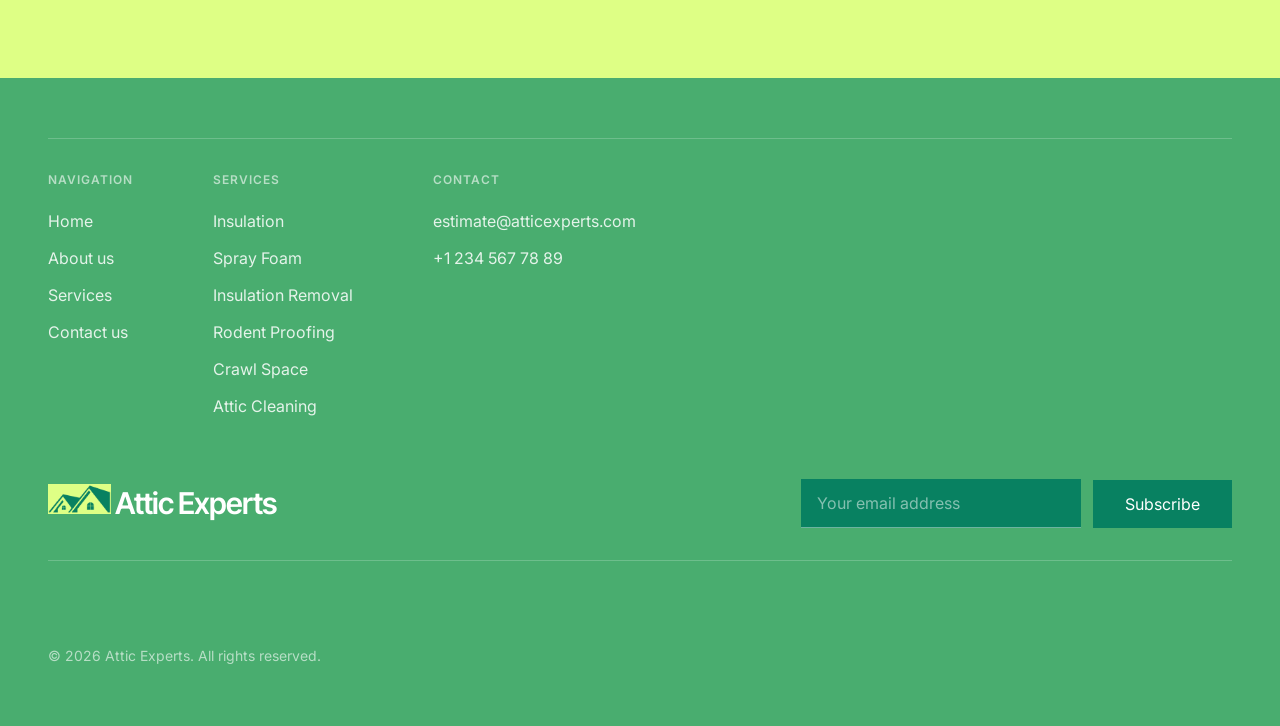
<file: blown-in.html>
<!doctype html>
<html lang="en">
  <head>
    <meta charset="UTF-8" />
    <meta name="viewport" content="width=device-width, initial-scale=1.0" />
    <title>Blown-In Insulation – Attic Experts</title>
    <link rel="stylesheet" href="css/fonts.css" />
    <link rel="stylesheet" href="css/reset.css" />
    <link rel="stylesheet" href="css/style.css" />
  </head>
  <body>
    <header>
      <div class="section section-header">
        <div class="container container-header">
          <div class="logo">
            <img src="./img/LogoS.png" alt="logo" />
            <span>Attic Experts</span>
          </div>
          <nav class="nav-header">
            <ul class="nav-header__list">
              <li class="nav-header__item">
                <a href="index.html" class="nav-header__link">Home</a>
              </li>
              <li class="nav-header__item">
                <a href="about.html" class="nav-header__link">About us</a>
              </li>
              <li class="nav-header__item">
                <a href="services.html" class="nav-header__link nav-header__link--active">Services</a>
              </li>
              <li class="nav-header__item">
                <a href="contact.html" class="nav-header__link">Contact us</a>
              </li>
            </ul>
          </nav>
          <button class="nav-burger" aria-label="Toggle menu" aria-expanded="false">
            <span></span>
            <span></span>
            <span></span>
          </button>
        </div>
      </div>
    </header>

    <main>

      <!-- HERO -->
      <section class="section section-sf-hero">
        <div class="container container-sf-hero">
          <div class="sf-hero__content">
            <p class="hero-eyebrow__text">
              Blown-In Insulation
              <svg xmlns="http://www.w3.org/2000/svg" width="10" height="10" viewBox="0 0 10 10" fill="none">
                <path d="M0.75 0.75L9.08333 9.08333M0.75 9.08333H9.08333V0.75" stroke="currentColor" stroke-width="1.5" stroke-linecap="round" stroke-linejoin="round"/>
              </svg>
            </p>
            <h1 class="hero-title">Blown-In Insulation in Bay Area</h1>
            <p class="hero-description">Fast, thorough coverage for Bay Area attics – blown-in insulation reaches corners and gaps that are hard to insulate by hand.</p>
            <div class="hero-btn">
              <a href="contact.html" class="btn btn-primary">Get Free Estimate</a>
            </div>
          </div>
          <div class="sf-hero__img">
            <img src="./img/leader.jpg" alt="Blown-in insulation installation" />
          </div>
        </div>
      </section>

      <!-- WHAT IS -->
      <section class="section section-sf-what" id="bi-what">
        <div class="container container-sf-what">
          <div class="sf-what__left">
            <p class="hero-eyebrow__text">
              What Is It
              <svg xmlns="http://www.w3.org/2000/svg" width="10" height="10" viewBox="0 0 10 10" fill="none">
                <path d="M0.75 0.75L9.08333 9.08333M0.75 9.08333H9.08333V0.75" stroke="currentColor" stroke-width="1.5" stroke-linecap="round" stroke-linejoin="round"/>
              </svg>
            </p>
            <h2 class="sf-section__title">Even Coverage, Every Corner</h2>
          </div>
          <div class="sf-what__right">
            <p class="sf-section__text">Blown-in insulation is loose material – cellulose or fiberglass – distributed into your attic using specialized equipment. It settles evenly into corners, around obstructions, and between joists, giving consistent coverage across the whole space.</p>
          </div>
        </div>
      </section>

      <!-- WHEN YOU NEED IT -->
      <section class="section section-sf-when">
        <div class="container container-sf-when">
          <p class="hero-eyebrow__text">
            When You Need It
            <svg xmlns="http://www.w3.org/2000/svg" width="10" height="10" viewBox="0 0 10 10" fill="none">
              <path d="M0.75 0.75L9.08333 9.08333M0.75 9.08333H9.08333V0.75" stroke="currentColor" stroke-width="1.5" stroke-linecap="round" stroke-linejoin="round"/>
            </svg>
          </p>
          <div class="sf-when__grid">
            <div class="sf-when__item">
              <span class="sf-when__num">01</span>
              <p class="sf-when__text">Existing insulation has settled, thinned, or left gaps</p>
            </div>
            <div class="sf-when__item">
              <span class="sf-when__num">02</span>
              <p class="sf-when__text">You want fast, whole-attic coverage without extensive prep</p>
            </div>
            <div class="sf-when__item">
              <span class="sf-when__num">03</span>
              <p class="sf-when__text">Your attic has irregular framing or obstructions that are hard to insulate manually</p>
            </div>
            <div class="sf-when__item">
              <span class="sf-when__num">04</span>
              <p class="sf-when__text">You're topping up existing insulation rather than starting from scratch</p>
            </div>
          </div>
        </div>
      </section>

      <!-- HOW WE DO IT -->
      <section class="section section-sf-how">
        <div class="container container-sf-how">
          <div class="sf-how__left">
            <p class="hero-eyebrow__text">
              How We Do It
              <svg xmlns="http://www.w3.org/2000/svg" width="10" height="10" viewBox="0 0 10 10" fill="none">
                <path d="M0.75 0.75L9.08333 9.08333M0.75 9.08333H9.08333V0.75" stroke="currentColor" stroke-width="1.5" stroke-linecap="round" stroke-linejoin="round"/>
              </svg>
            </p>
            <h2 class="sf-section__title">Four Steps, No Surprises</h2>
          </div>
          <div class="sf-how__steps">
            <div class="sf-step">
              <span class="sf-step__num">01</span>
              <div class="sf-step__content">
                <h3 class="sf-step__title">Free Inspection</h3>
                <p class="sf-step__text">We assess current insulation depth, material, and coverage gaps before quoting anything.</p>
              </div>
            </div>
            <div class="sf-step">
              <span class="sf-step__num">02</span>
              <div class="sf-step__content">
                <h3 class="sf-step__title">Prep</h3>
                <p class="sf-step__text">Work area protected, equipment staged for access through the attic hatch.</p>
              </div>
            </div>
            <div class="sf-step">
              <span class="sf-step__num">03</span>
              <div class="sf-step__content">
                <h3 class="sf-step__title">Blow-In</h3>
                <p class="sf-step__text">Material distributed evenly using calibrated equipment to reach your target depth and R-value.</p>
              </div>
            </div>
            <div class="sf-step">
              <span class="sf-step__num">04</span>
              <div class="sf-step__content">
                <h3 class="sf-step__title">Depth Check & Walkthrough</h3>
                <p class="sf-step__text">Coverage verified against target R-value, area cleaned completely before we leave.</p>
              </div>
            </div>
          </div>
        </div>
      </section>

      <!-- FAQ -->
      <section class="section section-faq">
        <div class="container container-faq">
          <div class="faq-left">
            <p class="hero-eyebrow__text">
              FAQ
              <svg xmlns="http://www.w3.org/2000/svg" width="10" height="10" viewBox="0 0 10 10" fill="none">
                <path d="M0.75 0.75L9.08333 9.08333M0.75 9.08333H9.08333V0.75" stroke="currentColor" stroke-width="1.5" stroke-linecap="round" stroke-linejoin="round"/>
              </svg>
            </p>
            <h2 class="faq-title">Common Questions About Blown-In</h2>
            <p class="faq-still">Still Have Questions?</p>
          </div>
          <div class="faq-right">
            <div class="faq-item faq-item--open">
              <button class="faq-item__question">
                <span>Can blown-in go over my old insulation?</span>
                <svg class="faq-item__icon" xmlns="http://www.w3.org/2000/svg" width="20" height="20" viewBox="0 0 24 24" fill="none">
                  <path d="M18 6L6 18M6 6L18 18" stroke="currentColor" stroke-width="1.5" stroke-linecap="round"/>
                </svg>
              </button>
              <div class="faq-item__answer"><div class="faq-item__answer-inner">
                <p>In most cases, yes – if your existing insulation is dry and in reasonable condition, we can blow in on top of it. We'll flag it during inspection if removal is needed first.</p>
              </div></div>
            </div>
            <div class="faq-item">
              <button class="faq-item__question">
                <span>How do I know my current R-value is too low?</span>
                <svg class="faq-item__icon" xmlns="http://www.w3.org/2000/svg" width="20" height="20" viewBox="0 0 24 24" fill="none">
                  <path d="M12 5V19M5 12H19" stroke="currentColor" stroke-width="1.5" stroke-linecap="round"/>
                </svg>
              </button>
              <div class="faq-item__answer"><div class="faq-item__answer-inner">
                <p>Common signs: visible gaps between insulation and joists, insulation that looks compressed or discolored, or rooms that never feel consistently comfortable. We measure exact depth during the free inspection.</p>
              </div></div>
            </div>
            <div class="faq-item">
              <button class="faq-item__question">
                <span>What's the difference between cellulose and fiberglass blown-in?</span>
                <svg class="faq-item__icon" xmlns="http://www.w3.org/2000/svg" width="20" height="20" viewBox="0 0 24 24" fill="none">
                  <path d="M12 5V19M5 12H19" stroke="currentColor" stroke-width="1.5" stroke-linecap="round"/>
                </svg>
              </button>
              <div class="faq-item__answer"><div class="faq-item__answer-inner">
                <p>Cellulose is treated recycled paper fiber – denser, better at filling small gaps. Fiberglass is spun glass fiber that holds its loft longer over time. We'll recommend the better fit for your attic.</p>
              </div></div>
            </div>
          </div>
        </div>
      </section>

      <!-- CTA -->
      <section class="section section-main__sub">
        <div class="container container-main__sub">
          <div class="container-main__sub--text">
            <h3>Ready for full attic coverage?</h3>
            <p>Get a free, no-pressure estimate. We inspect your attic and give you a clear picture – whether you need us or not.</p>
            <a href="contact.html" class="btn btn-primary">Get Free Estimate</a>
          </div>
        </div>
      </section>

    </main>
    <footer class="footer">
      <div class="container footer__container">
        <div class="footer__top">
          <div class="footer__col">
            <p class="footer__heading">Navigation</p>
            <ul class="footer__list">
              <li><a href="index.html" class="footer__link">Home</a></li>
              <li><a href="about.html" class="footer__link">About us</a></li>
              <li><a href="services.html" class="footer__link">Services</a></li>
              <li><a href="contact.html" class="footer__link">Contact us</a></li>
            </ul>
          </div>
          <div class="footer__col">
            <p class="footer__heading">Services</p>
            <ul class="footer__list">
              <li><a href="blown-in.html" class="footer__link">Insulation</a></li>
              <li><a href="spray-foam.html" class="footer__link">Spray Foam</a></li>
              <li><a href="insulation-removal.html" class="footer__link">Insulation Removal</a></li>
              <li><a href="rodent-proofing.html" class="footer__link">Rodent Proofing</a></li>
              <li><a href="crawl-space.html" class="footer__link">Crawl Space</a></li>
              <li><a href="attic-cleaning.html" class="footer__link">Attic Cleaning</a></li>
            </ul>
          </div>
          <div class="footer__col">
            <p class="footer__heading">Contact</p>
            <ul class="footer__list">
              <li><a href="mailto:estimate@atticexperts.com" class="footer__link">estimate@atticexperts.com</a></li>
              <li><a href="tel:+12345677889" class="footer__link">+1 234 567 78 89</a></li>
            </ul>
          </div>
        </div>
        <div class="footer__bottom">
          <div class="logo footer__logo">
            <img src="./img/LogoS.png" alt="logo" />
            <span>Attic Experts</span>
          </div>
          <form class="footer__email-form" action="#" method="POST">
            <input type="email" name="email" placeholder="Your email address" />
            <button type="submit" class="btn btn-primary">Subscribe</button>
          </form>
        </div>
        <p class="footer__copy">© 2026 Attic Experts. All rights reserved.</p>
      </div>
    </footer>
    <script src="js/main.js"></script>
  </body>
</html>
</file>
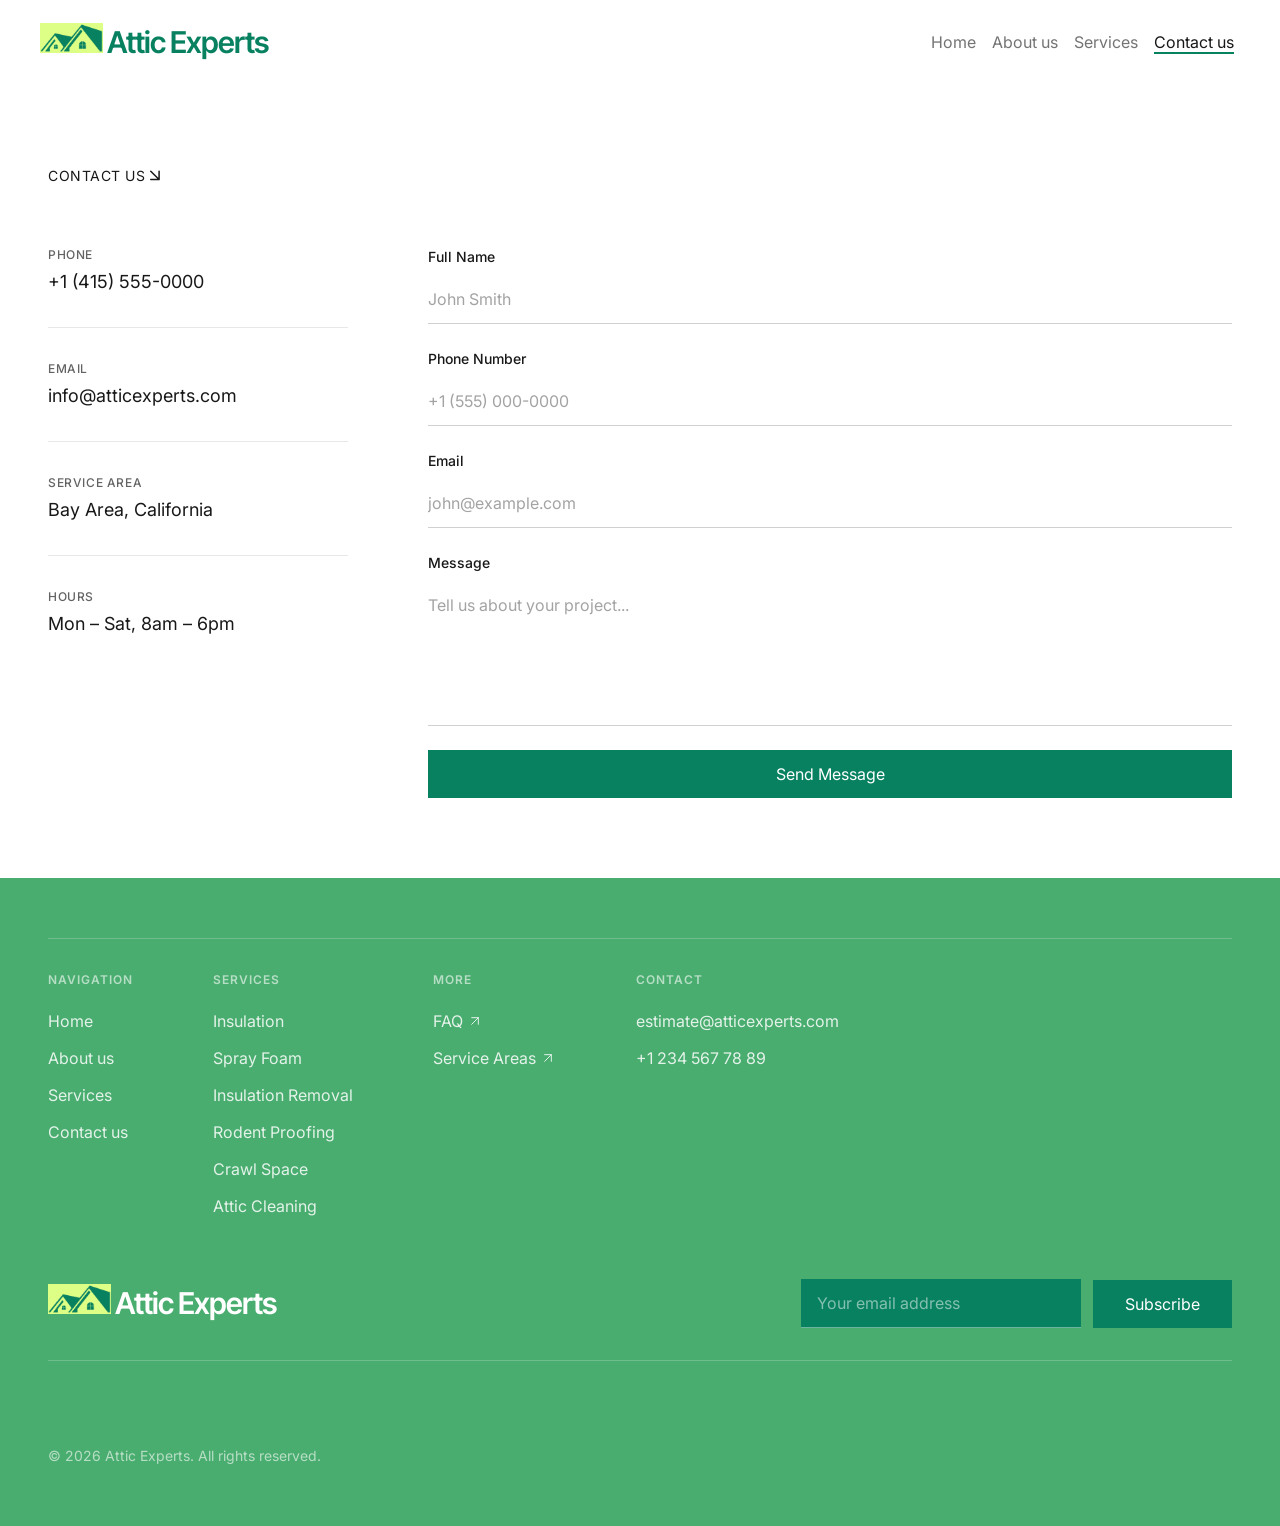
<file: contact.html>
<!doctype html>
<html lang="en">
  <head>
    <meta charset="UTF-8" />
    <meta name="viewport" content="width=device-width, initial-scale=1.0" />
    <title>Contact Us – Attic Experts</title>
    <link rel="stylesheet" href="css/fonts.css" />
    <link rel="stylesheet" href="css/reset.css" />
    <link rel="stylesheet" href="css/style.css" />
  </head>

  <body>
    <header>
      <div class="section section-header">
        <div class="container container-header">
          <div class="logo">
            <img src="./img/LogoS.png" alt="logo" />
            <span>Attic Experts</span>
          </div>
          <nav class="nav-header">
            <ul class="nav-header__list">
              <li class="nav-header__item">
                <a href="index.html" class="nav-header__link">Home</a>
              </li>
              <li class="nav-header__item">
                <a href="about.html" class="nav-header__link">About us</a>
              </li>
              <li class="nav-header__item">
                <a href="services.html" class="nav-header__link">Services</a>
              </li>
              <li class="nav-header__item">
                <a href="contact.html" class="nav-header__link nav-header__link--active">Contact us</a>
              </li>
            </ul>
          </nav>
          <button class="nav-burger" aria-label="Toggle menu" aria-expanded="false">
            <span></span>
            <span></span>
            <span></span>
          </button>
        </div>
      </div>
    </header>
    <main>
      <section class="section section-contact">
        <div class="container container-contact">
          <div class="contact-header">
            <p class="hero-eyebrow__text">
              Contact us
              <svg xmlns="http://www.w3.org/2000/svg" width="10" height="10" viewBox="0 0 10 10" fill="none">
                <path d="M0.75 0.75L9.08333 9.08333M0.75 9.08333H9.08333V0.75" stroke="currentColor" stroke-width="1.5" stroke-linecap="round" stroke-linejoin="round"/>
              </svg>
            </p>
          </div>
          <div class="contact-body">
            <div class="contact-info">
              <div class="contact-info__item">
                <p class="contact-info__label">Phone</p>
                <a href="tel:+14155550000" class="contact-info__value">+1 (415) 555-0000</a>
              </div>
              <div class="contact-info__item">
                <p class="contact-info__label">Email</p>
                <a href="mailto:info@atticexperts.com" class="contact-info__value">info@atticexperts.com</a>
              </div>
              <div class="contact-info__item">
                <p class="contact-info__label">Service Area</p>
                <p class="contact-info__value">Bay Area, California</p>
              </div>
              <div class="contact-info__item">
                <p class="contact-info__label">Hours</p>
                <p class="contact-info__value">Mon – Sat, 8am – 6pm</p>
              </div>
            </div>
            <form class="contact-form" action="#" method="POST" novalidate>
              <div class="contact-form__group">
                <label for="name">Full Name</label>
                <input type="text" id="name" name="name" placeholder="John Smith" required />
              </div>
              <div class="contact-form__group">
                <label for="phone">Phone Number</label>
                <input type="tel" id="phone" name="phone" placeholder="+1 (555) 000-0000" required />
              </div>
              <div class="contact-form__group">
                <label for="email">Email</label>
                <input type="email" id="email" name="email" placeholder="john@example.com" required />
              </div>
              <div class="contact-form__group">
                <label for="message">Message</label>
                <textarea id="message" name="message" rows="5" placeholder="Tell us about your project..." required></textarea>
              </div>
              <button type="submit" class="btn btn-primary">Send Message</button>
            </form>
          </div>
        </div>
      </section>
    </main>
    <footer class="footer">
      <div class="container footer__container">
        <div class="footer__top">
          <div class="footer__col">
            <p class="footer__heading">Navigation</p>
            <ul class="footer__list">
              <li><a href="index.html" class="footer__link">Home</a></li>
              <li><a href="about.html" class="footer__link">About us</a></li>
              <li><a href="services.html" class="footer__link">Services</a></li>
              <li><a href="contact.html" class="footer__link">Contact us</a></li>
            </ul>
          </div>
          <div class="footer__col">
            <p class="footer__heading">Services</p>
            <ul class="footer__list">
              <li><a href="blown-in.html" class="footer__link">Insulation</a></li>
              <li><a href="spray-foam.html" class="footer__link">Spray Foam</a></li>
              <li><a href="insulation-removal.html" class="footer__link">Insulation Removal</a></li>
              <li><a href="rodent-proofing.html" class="footer__link">Rodent Proofing</a></li>
              <li><a href="crawl-space.html" class="footer__link">Crawl Space</a></li>
              <li><a href="attic-cleaning.html" class="footer__link">Attic Cleaning</a></li>
            </ul>
          </div>
          <div class="footer__col">
            <p class="footer__heading">More</p>
            <ul class="footer__list">
              <li>
                <a href="faq.html" class="footer__link footer__link--arrow">FAQ
                  <svg xmlns="http://www.w3.org/2000/svg" width="16" height="16" viewBox="0 0 24 24" fill="none">
                    <path d="M7 17L17 7M17 17V7H7" stroke="currentColor" stroke-width="1.5" stroke-linecap="round" stroke-linejoin="round"/>
                  </svg>
                </a>
              </li>
              <li>
                <a href="service-areas.html" class="footer__link footer__link--arrow">Service Areas
                  <svg xmlns="http://www.w3.org/2000/svg" width="16" height="16" viewBox="0 0 24 24" fill="none">
                    <path d="M7 17L17 7M17 17V7H7" stroke="currentColor" stroke-width="1.5" stroke-linecap="round" stroke-linejoin="round"/>
                  </svg>
                </a>
              </li>
            </ul>
          </div>
          <div class="footer__col">
            <p class="footer__heading">Contact</p>
            <ul class="footer__list">
              <li><a href="mailto:estimate@atticexperts.com" class="footer__link">estimate@atticexperts.com</a></li>
              <li><a href="tel:+12345677889" class="footer__link">+1 234 567 78 89</a></li>
            </ul>
          </div>
        </div>
        <div class="footer__bottom">
          <div class="logo footer__logo">
            <img src="./img/LogoS.png" alt="logo" />
            <span>Attic Experts</span>
          </div>
          <form class="footer__email-form" action="#" method="POST">
            <input type="email" name="email" placeholder="Your email address" />
            <button type="submit" class="btn btn-primary">Subscribe</button>
          </form>
        </div>
        <p class="footer__copy">© 2026 Attic Experts. All rights reserved.</p>
      </div>
    </footer>
    <script src="js/main.js"></script>
  </body>
</html>
</file>
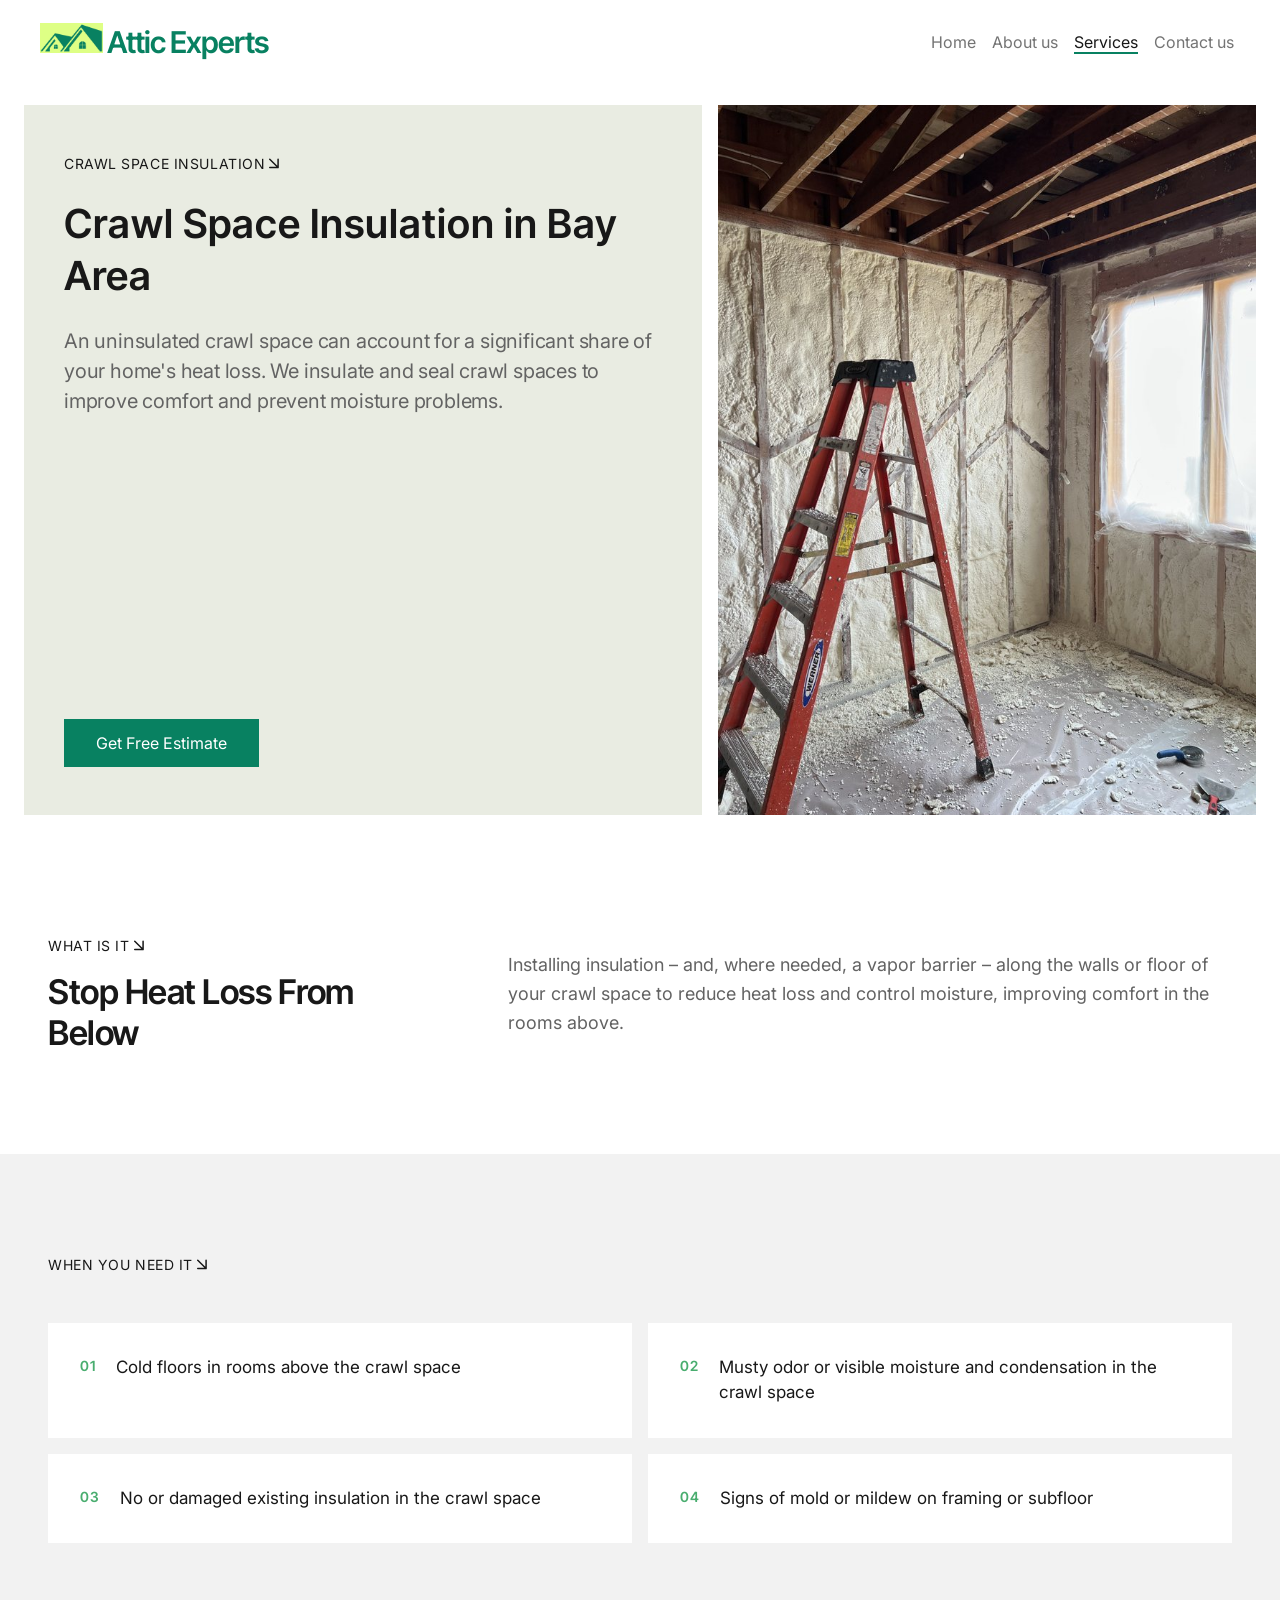
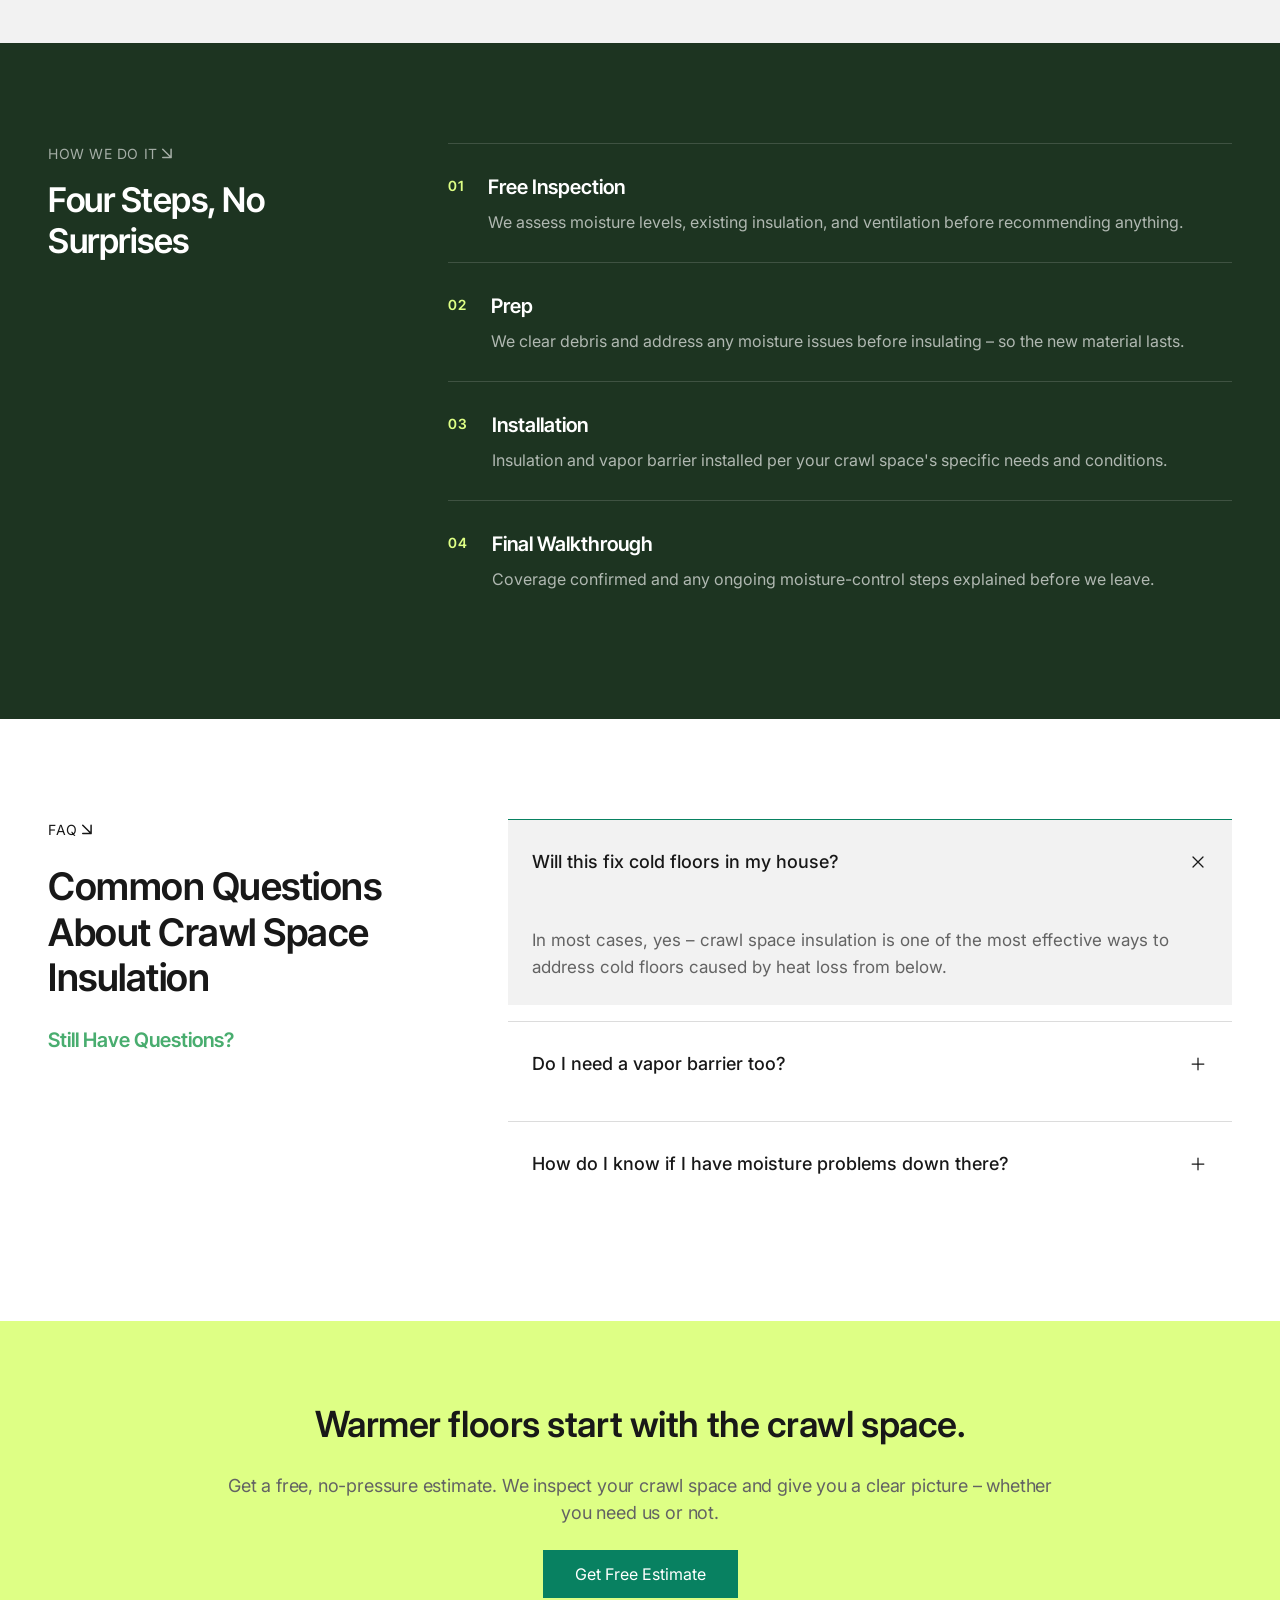
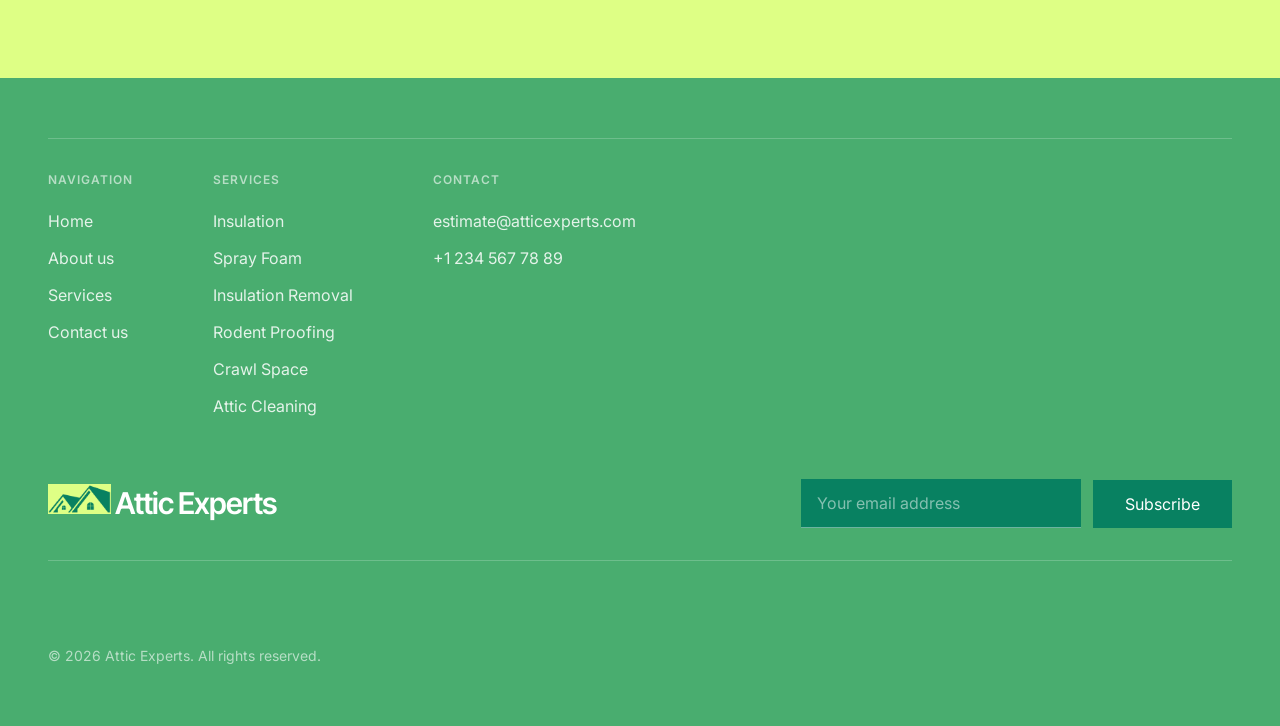
<file: crawl-space.html>
<!doctype html>
<html lang="en">
  <head>
    <meta charset="UTF-8" />
    <meta name="viewport" content="width=device-width, initial-scale=1.0" />
    <title>Crawl Space Insulation – Attic Experts</title>
    <link rel="stylesheet" href="css/fonts.css" />
    <link rel="stylesheet" href="css/reset.css" />
    <link rel="stylesheet" href="css/style.css" />
  </head>
  <body>
    <header>
      <div class="section section-header">
        <div class="container container-header">
          <div class="logo">
            <img src="./img/LogoS.png" alt="logo" />
            <span>Attic Experts</span>
          </div>
          <nav class="nav-header">
            <ul class="nav-header__list">
              <li class="nav-header__item">
                <a href="index.html" class="nav-header__link">Home</a>
              </li>
              <li class="nav-header__item">
                <a href="about.html" class="nav-header__link">About us</a>
              </li>
              <li class="nav-header__item">
                <a href="services.html" class="nav-header__link nav-header__link--active">Services</a>
              </li>
              <li class="nav-header__item">
                <a href="contact.html" class="nav-header__link">Contact us</a>
              </li>
            </ul>
          </nav>
          <button class="nav-burger" aria-label="Toggle menu" aria-expanded="false">
            <span></span>
            <span></span>
            <span></span>
          </button>
        </div>
      </div>
    </header>

    <main>

      <!-- HERO -->
      <section class="section section-sf-hero">
        <div class="container container-sf-hero">
          <div class="sf-hero__content">
            <p class="hero-eyebrow__text">
              Crawl Space Insulation
              <svg xmlns="http://www.w3.org/2000/svg" width="10" height="10" viewBox="0 0 10 10" fill="none">
                <path d="M0.75 0.75L9.08333 9.08333M0.75 9.08333H9.08333V0.75" stroke="currentColor" stroke-width="1.5" stroke-linecap="round" stroke-linejoin="round"/>
              </svg>
            </p>
            <h1 class="hero-title">Crawl Space Insulation in Bay Area</h1>
            <p class="hero-description">An uninsulated crawl space can account for a significant share of your home's heat loss. We insulate and seal crawl spaces to improve comfort and prevent moisture problems.</p>
            <div class="hero-btn">
              <a href="contact.html" class="btn btn-primary">Get Free Estimate</a>
            </div>
          </div>
          <div class="sf-hero__img">
            <img src="./img/leader.jpg" alt="Crawl space insulation installation" />
          </div>
        </div>
      </section>

      <!-- WHAT IS -->
      <section class="section section-sf-what" id="cs-what">
        <div class="container container-sf-what">
          <div class="sf-what__left">
            <p class="hero-eyebrow__text">
              What Is It
              <svg xmlns="http://www.w3.org/2000/svg" width="10" height="10" viewBox="0 0 10 10" fill="none">
                <path d="M0.75 0.75L9.08333 9.08333M0.75 9.08333H9.08333V0.75" stroke="currentColor" stroke-width="1.5" stroke-linecap="round" stroke-linejoin="round"/>
              </svg>
            </p>
            <h2 class="sf-section__title">Stop Heat Loss From Below</h2>
          </div>
          <div class="sf-what__right">
            <p class="sf-section__text">Installing insulation – and, where needed, a vapor barrier – along the walls or floor of your crawl space to reduce heat loss and control moisture, improving comfort in the rooms above.</p>
          </div>
        </div>
      </section>

      <!-- WHEN YOU NEED IT -->
      <section class="section section-sf-when">
        <div class="container container-sf-when">
          <p class="hero-eyebrow__text">
            When You Need It
            <svg xmlns="http://www.w3.org/2000/svg" width="10" height="10" viewBox="0 0 10 10" fill="none">
              <path d="M0.75 0.75L9.08333 9.08333M0.75 9.08333H9.08333V0.75" stroke="currentColor" stroke-width="1.5" stroke-linecap="round" stroke-linejoin="round"/>
            </svg>
          </p>
          <div class="sf-when__grid">
            <div class="sf-when__item">
              <span class="sf-when__num">01</span>
              <p class="sf-when__text">Cold floors in rooms above the crawl space</p>
            </div>
            <div class="sf-when__item">
              <span class="sf-when__num">02</span>
              <p class="sf-when__text">Musty odor or visible moisture and condensation in the crawl space</p>
            </div>
            <div class="sf-when__item">
              <span class="sf-when__num">03</span>
              <p class="sf-when__text">No or damaged existing insulation in the crawl space</p>
            </div>
            <div class="sf-when__item">
              <span class="sf-when__num">04</span>
              <p class="sf-when__text">Signs of mold or mildew on framing or subfloor</p>
            </div>
          </div>
        </div>
      </section>

      <!-- HOW WE DO IT -->
      <section class="section section-sf-how">
        <div class="container container-sf-how">
          <div class="sf-how__left">
            <p class="hero-eyebrow__text">
              How We Do It
              <svg xmlns="http://www.w3.org/2000/svg" width="10" height="10" viewBox="0 0 10 10" fill="none">
                <path d="M0.75 0.75L9.08333 9.08333M0.75 9.08333H9.08333V0.75" stroke="currentColor" stroke-width="1.5" stroke-linecap="round" stroke-linejoin="round"/>
              </svg>
            </p>
            <h2 class="sf-section__title">Four Steps, No Surprises</h2>
          </div>
          <div class="sf-how__steps">
            <div class="sf-step">
              <span class="sf-step__num">01</span>
              <div class="sf-step__content">
                <h3 class="sf-step__title">Free Inspection</h3>
                <p class="sf-step__text">We assess moisture levels, existing insulation, and ventilation before recommending anything.</p>
              </div>
            </div>
            <div class="sf-step">
              <span class="sf-step__num">02</span>
              <div class="sf-step__content">
                <h3 class="sf-step__title">Prep</h3>
                <p class="sf-step__text">We clear debris and address any moisture issues before insulating – so the new material lasts.</p>
              </div>
            </div>
            <div class="sf-step">
              <span class="sf-step__num">03</span>
              <div class="sf-step__content">
                <h3 class="sf-step__title">Installation</h3>
                <p class="sf-step__text">Insulation and vapor barrier installed per your crawl space's specific needs and conditions.</p>
              </div>
            </div>
            <div class="sf-step">
              <span class="sf-step__num">04</span>
              <div class="sf-step__content">
                <h3 class="sf-step__title">Final Walkthrough</h3>
                <p class="sf-step__text">Coverage confirmed and any ongoing moisture-control steps explained before we leave.</p>
              </div>
            </div>
          </div>
        </div>
      </section>

      <!-- FAQ -->
      <section class="section section-faq">
        <div class="container container-faq">
          <div class="faq-left">
            <p class="hero-eyebrow__text">
              FAQ
              <svg xmlns="http://www.w3.org/2000/svg" width="10" height="10" viewBox="0 0 10 10" fill="none">
                <path d="M0.75 0.75L9.08333 9.08333M0.75 9.08333H9.08333V0.75" stroke="currentColor" stroke-width="1.5" stroke-linecap="round" stroke-linejoin="round"/>
              </svg>
            </p>
            <h2 class="faq-title">Common Questions About Crawl Space Insulation</h2>
            <p class="faq-still">Still Have Questions?</p>
          </div>
          <div class="faq-right">
            <div class="faq-item faq-item--open">
              <button class="faq-item__question">
                <span>Will this fix cold floors in my house?</span>
                <svg class="faq-item__icon" xmlns="http://www.w3.org/2000/svg" width="20" height="20" viewBox="0 0 24 24" fill="none">
                  <path d="M18 6L6 18M6 6L18 18" stroke="currentColor" stroke-width="1.5" stroke-linecap="round"/>
                </svg>
              </button>
              <div class="faq-item__answer"><div class="faq-item__answer-inner">
                <p>In most cases, yes – crawl space insulation is one of the most effective ways to address cold floors caused by heat loss from below.</p>
              </div></div>
            </div>
            <div class="faq-item">
              <button class="faq-item__question">
                <span>Do I need a vapor barrier too?</span>
                <svg class="faq-item__icon" xmlns="http://www.w3.org/2000/svg" width="20" height="20" viewBox="0 0 24 24" fill="none">
                  <path d="M12 5V19M5 12H19" stroke="currentColor" stroke-width="1.5" stroke-linecap="round"/>
                </svg>
              </button>
              <div class="faq-item__answer"><div class="faq-item__answer-inner">
                <p>Often, yes – especially in crawl spaces with any visible moisture. We'll assess this during inspection and recommend accordingly.</p>
              </div></div>
            </div>
            <div class="faq-item">
              <button class="faq-item__question">
                <span>How do I know if I have moisture problems down there?</span>
                <svg class="faq-item__icon" xmlns="http://www.w3.org/2000/svg" width="20" height="20" viewBox="0 0 24 24" fill="none">
                  <path d="M12 5V19M5 12H19" stroke="currentColor" stroke-width="1.5" stroke-linecap="round"/>
                </svg>
              </button>
              <div class="faq-item__answer"><div class="faq-item__answer-inner">
                <p>Signs include a musty smell, condensation on pipes or framing, or visible mold. We check this as part of the free inspection.</p>
              </div></div>
            </div>
          </div>
        </div>
      </section>

      <!-- CTA -->
      <section class="section section-main__sub">
        <div class="container container-main__sub">
          <div class="container-main__sub--text">
            <h3>Warmer floors start with the crawl space.</h3>
            <p>Get a free, no-pressure estimate. We inspect your crawl space and give you a clear picture – whether you need us or not.</p>
            <a href="contact.html" class="btn btn-primary">Get Free Estimate</a>
          </div>
        </div>
      </section>

    </main>
    <footer class="footer">
      <div class="container footer__container">
        <div class="footer__top">
          <div class="footer__col">
            <p class="footer__heading">Navigation</p>
            <ul class="footer__list">
              <li><a href="index.html" class="footer__link">Home</a></li>
              <li><a href="about.html" class="footer__link">About us</a></li>
              <li><a href="services.html" class="footer__link">Services</a></li>
              <li><a href="contact.html" class="footer__link">Contact us</a></li>
            </ul>
          </div>
          <div class="footer__col">
            <p class="footer__heading">Services</p>
            <ul class="footer__list">
              <li><a href="blown-in.html" class="footer__link">Insulation</a></li>
              <li><a href="spray-foam.html" class="footer__link">Spray Foam</a></li>
              <li><a href="insulation-removal.html" class="footer__link">Insulation Removal</a></li>
              <li><a href="rodent-proofing.html" class="footer__link">Rodent Proofing</a></li>
              <li><a href="crawl-space.html" class="footer__link">Crawl Space</a></li>
              <li><a href="attic-cleaning.html" class="footer__link">Attic Cleaning</a></li>
            </ul>
          </div>
          <div class="footer__col">
            <p class="footer__heading">Contact</p>
            <ul class="footer__list">
              <li><a href="mailto:estimate@atticexperts.com" class="footer__link">estimate@atticexperts.com</a></li>
              <li><a href="tel:+12345677889" class="footer__link">+1 234 567 78 89</a></li>
            </ul>
          </div>
        </div>
        <div class="footer__bottom">
          <div class="logo footer__logo">
            <img src="./img/LogoS.png" alt="logo" />
            <span>Attic Experts</span>
          </div>
          <form class="footer__email-form" action="#" method="POST">
            <input type="email" name="email" placeholder="Your email address" />
            <button type="submit" class="btn btn-primary">Subscribe</button>
          </form>
        </div>
        <p class="footer__copy">© 2026 Attic Experts. All rights reserved.</p>
      </div>
    </footer>
    <script src="js/main.js"></script>
  </body>
</html>
</file>
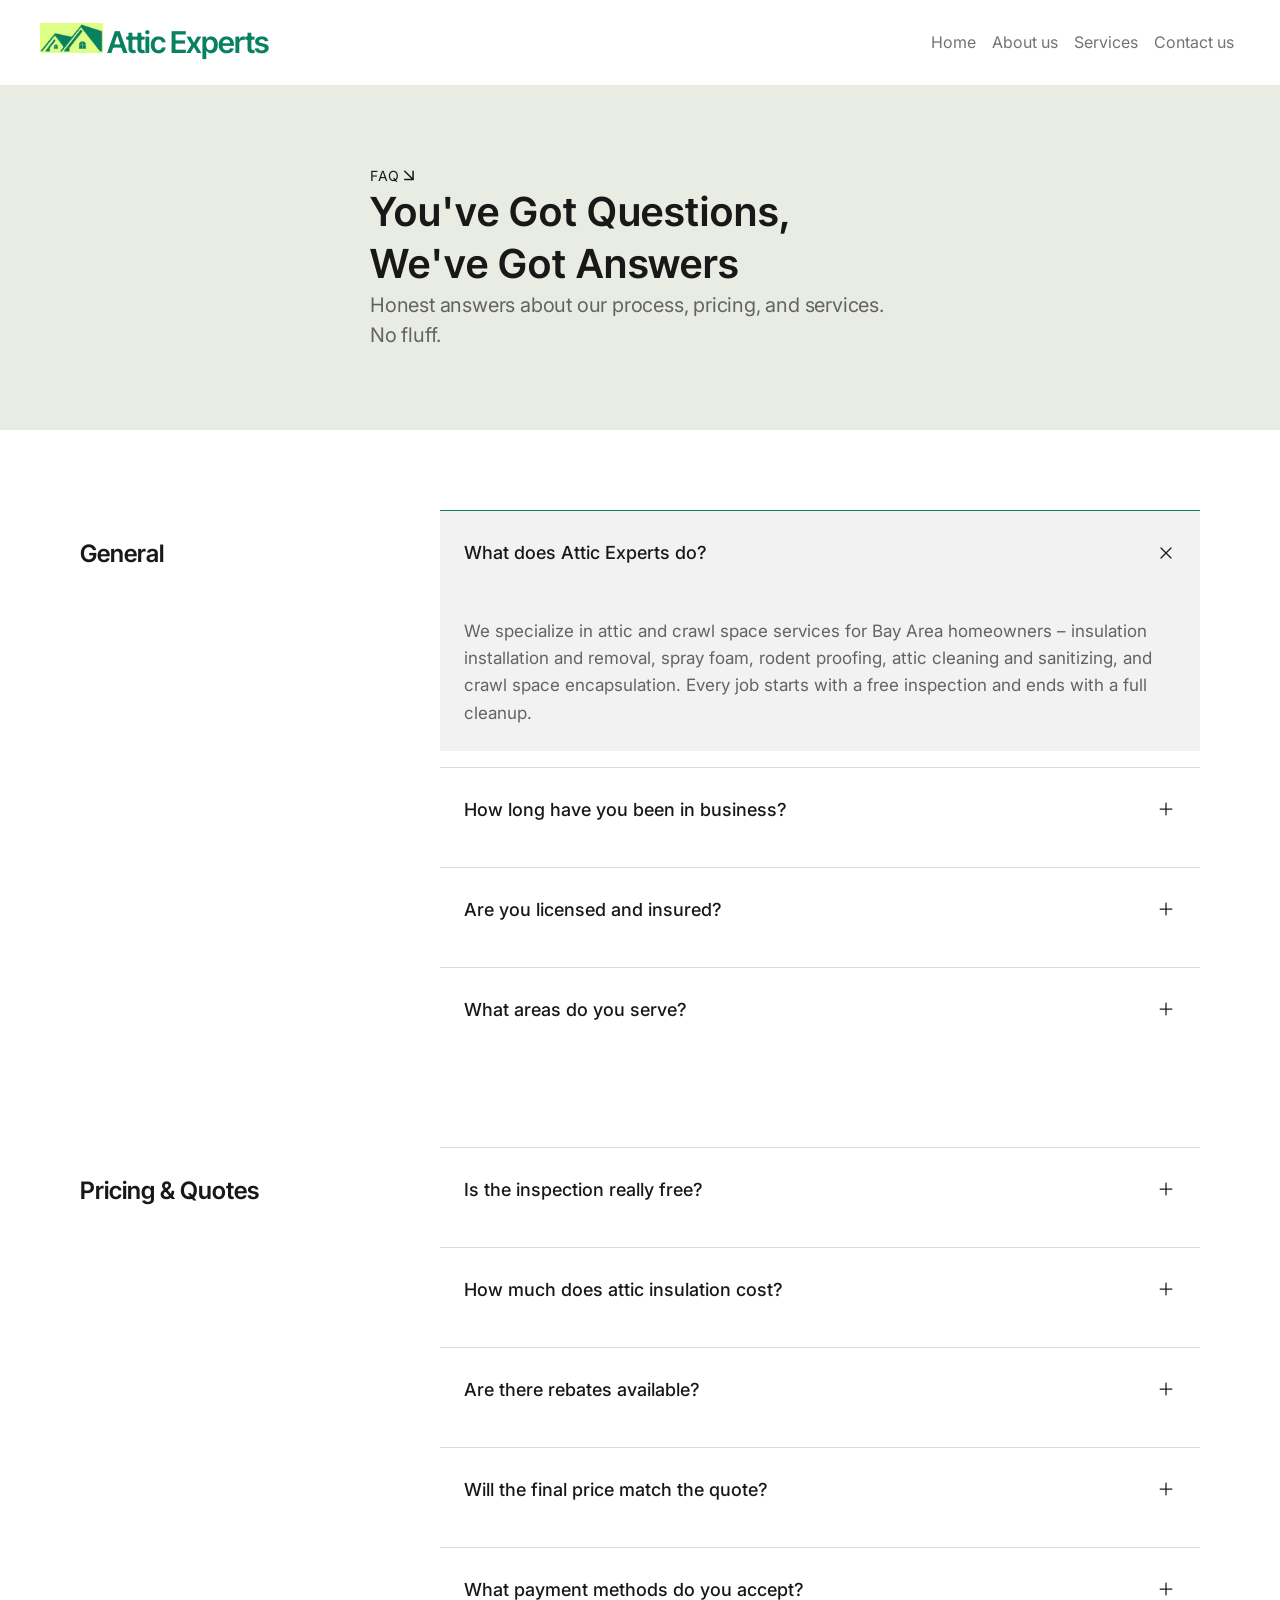
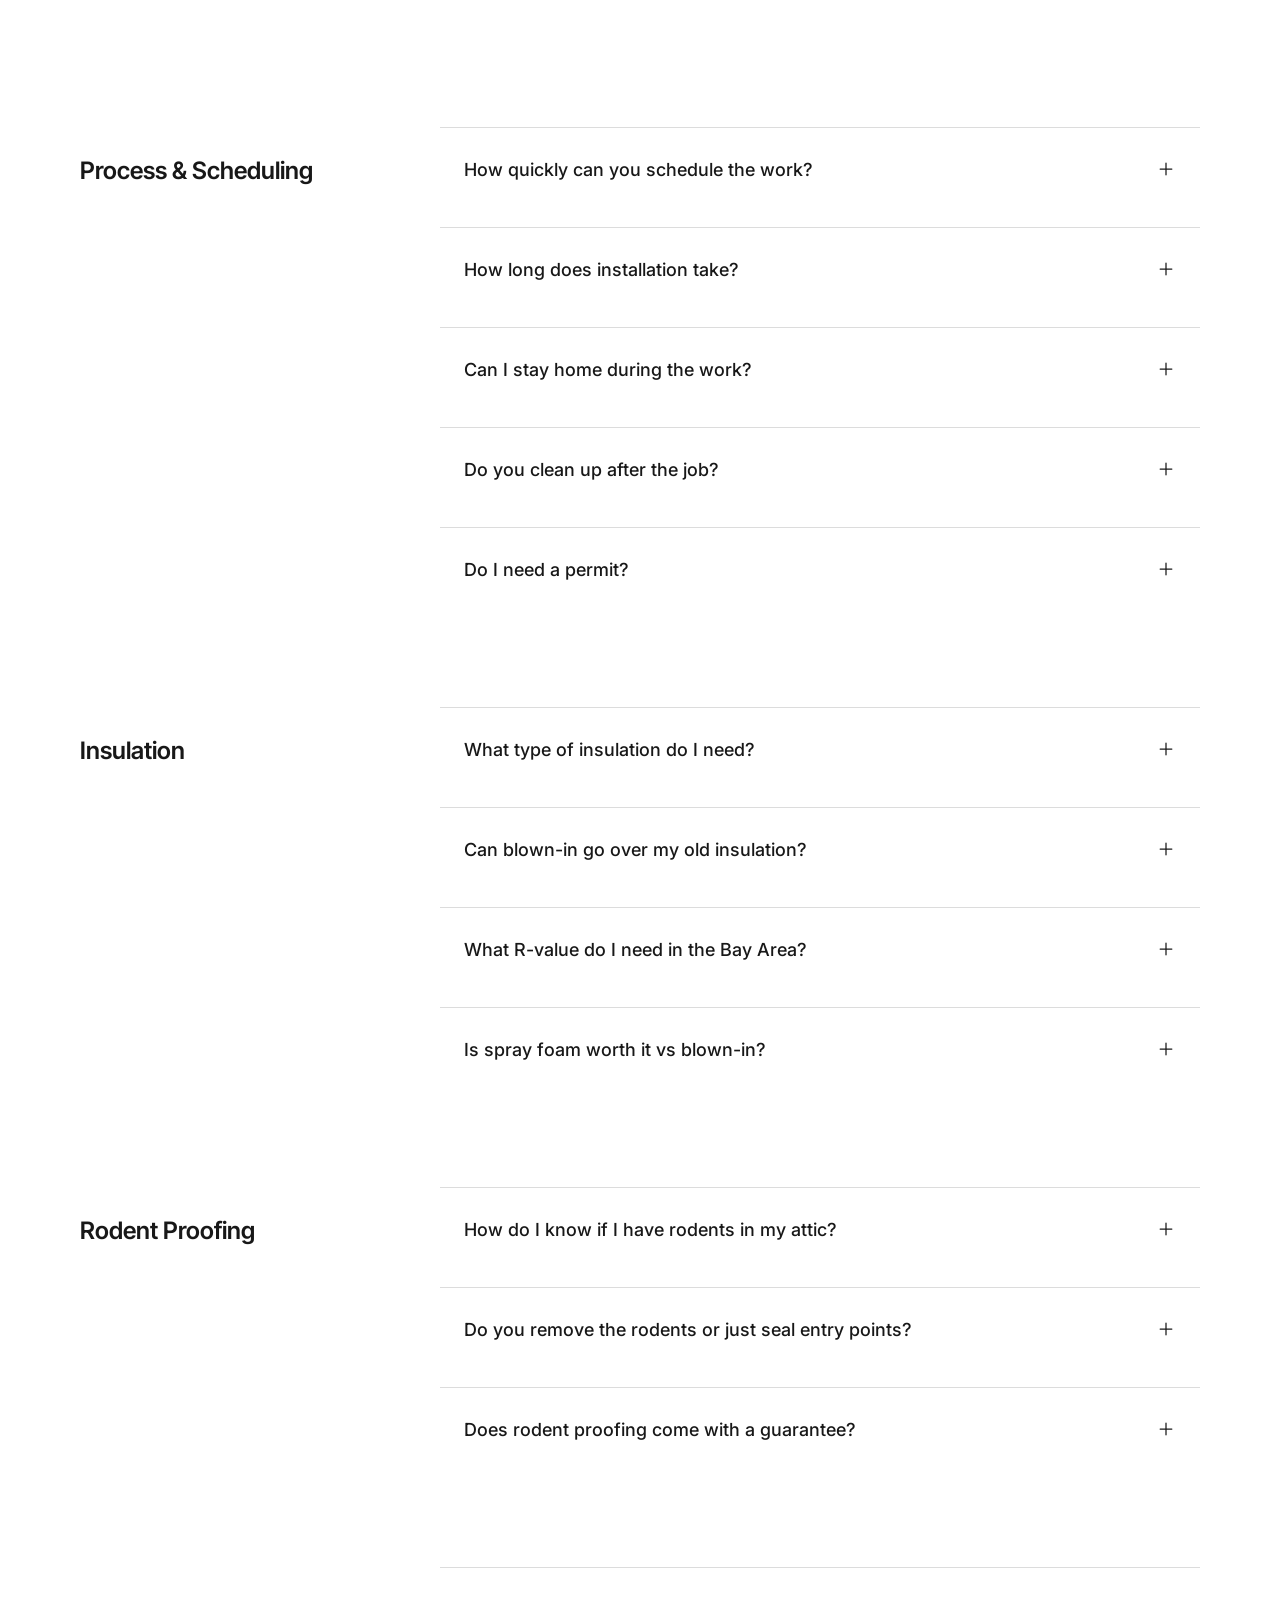
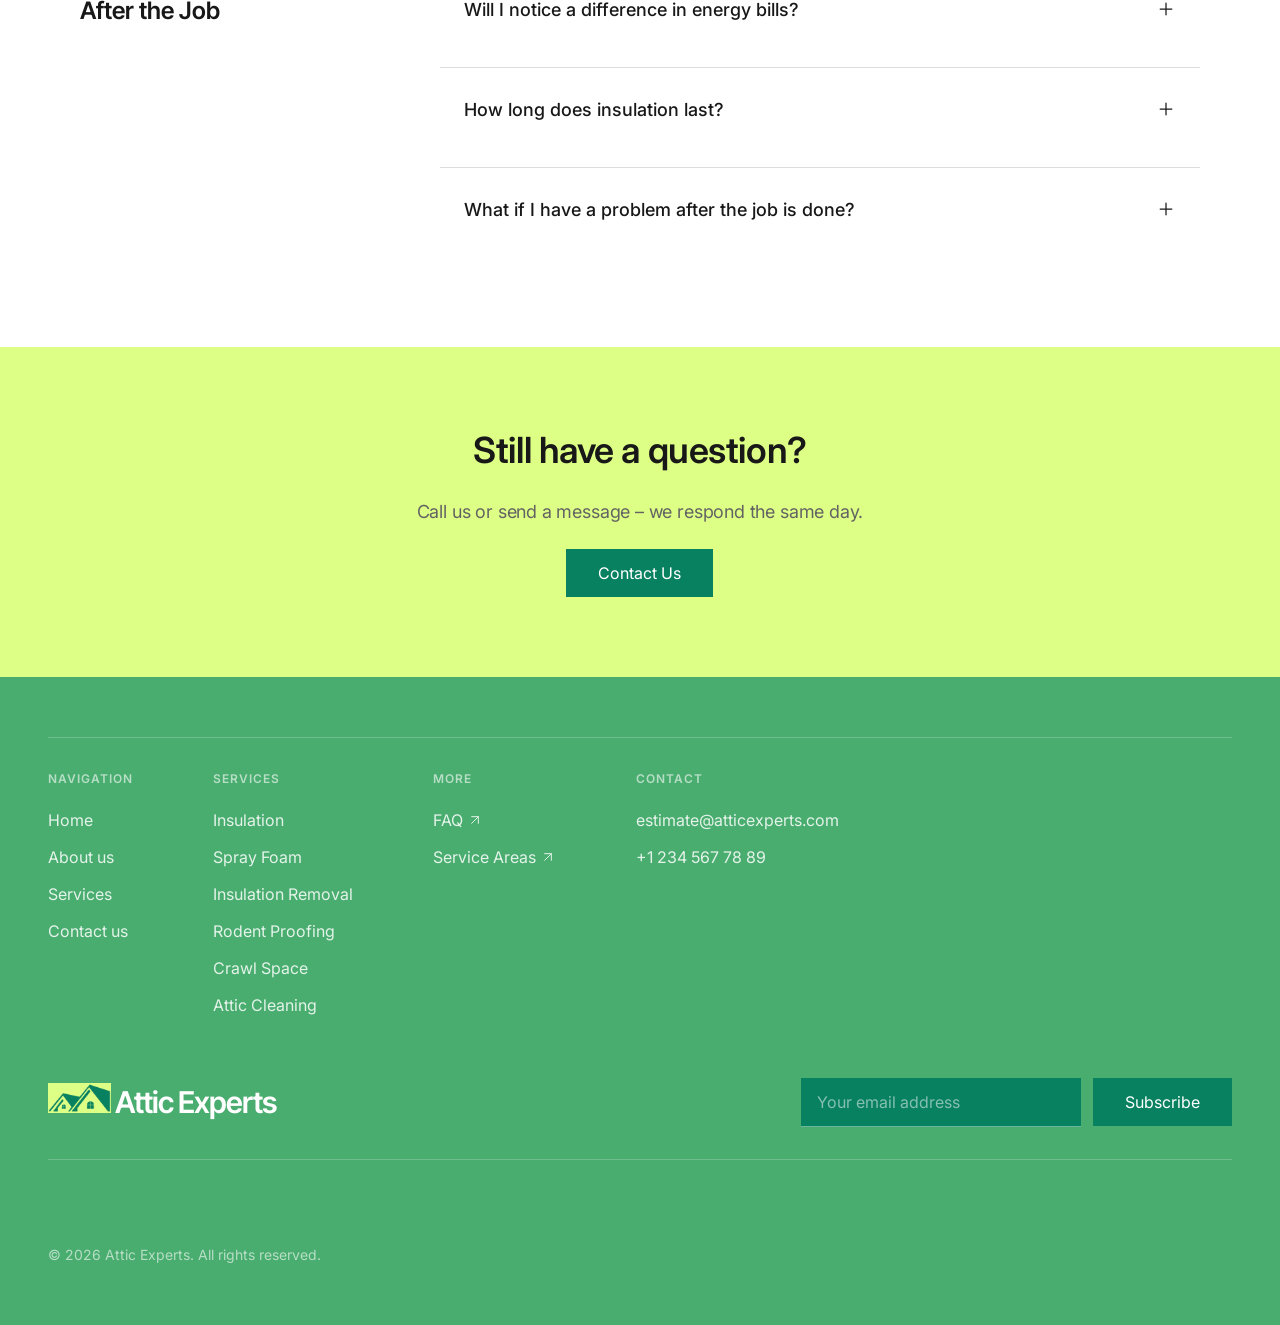
<file: faq.html>
<!doctype html>
<html lang="en">
  <head>
    <meta charset="UTF-8" />
    <meta name="viewport" content="width=device-width, initial-scale=1.0" />
    <title>FAQ – Attic Experts</title>
    <link rel="stylesheet" href="css/fonts.css" />
    <link rel="stylesheet" href="css/reset.css" />
    <link rel="stylesheet" href="css/style.css" />
  </head>
  <body>
    <header>
      <div class="section section-header">
        <div class="container container-header">
          <div class="logo">
            <img src="./img/LogoS.png" alt="logo" />
            <span>Attic Experts</span>
          </div>
          <nav class="nav-header">
            <ul class="nav-header__list">
              <li class="nav-header__item">
                <a href="index.html" class="nav-header__link">Home</a>
              </li>
              <li class="nav-header__item">
                <a href="about.html" class="nav-header__link">About us</a>
              </li>
              <li class="nav-header__item">
                <a href="services.html" class="nav-header__link">Services</a>
              </li>
              <li class="nav-header__item">
                <a href="contact.html" class="nav-header__link">Contact us</a>
              </li>
            </ul>
          </nav>
          <button class="nav-burger" aria-label="Toggle menu" aria-expanded="false">
            <span></span>
            <span></span>
            <span></span>
          </button>
        </div>
      </div>
    </header>

    <main>

      <!-- HERO -->
      <section class="section section-faq-hero">
        <div class="container container-faq-hero">
          <p class="hero-eyebrow__text">
            FAQ
            <svg xmlns="http://www.w3.org/2000/svg" width="10" height="10" viewBox="0 0 10 10" fill="none">
              <path d="M0.75 0.75L9.08333 9.08333M0.75 9.08333H9.08333V0.75" stroke="currentColor" stroke-width="1.5" stroke-linecap="round" stroke-linejoin="round"/>
            </svg>
          </p>
          <h1 class="hero-title">You've Got Questions, We've Got Answers</h1>
          <p class="hero-description">Honest answers about our process, pricing, and services. No fluff.</p>
        </div>
      </section>

      <!-- FAQ SECTIONS -->
      <section class="section section-faq-page">
        <div class="container container-faq-page">

          <!-- GENERAL -->
          <div class="faq-page__group">
            <h2 class="faq-page__category">General</h2>
            <div class="faq-right">

              <div class="faq-item faq-item--open">
                <button class="faq-item__question">
                  <span>What does Attic Experts do?</span>
                  <svg class="faq-item__icon" xmlns="http://www.w3.org/2000/svg" width="20" height="20" viewBox="0 0 24 24" fill="none">
                    <path d="M18 6L6 18M6 6L18 18" stroke="currentColor" stroke-width="1.5" stroke-linecap="round"/>
                  </svg>
                </button>
                <div class="faq-item__answer"><div class="faq-item__answer-inner">
                  <p>We specialize in attic and crawl space services for Bay Area homeowners – insulation installation and removal, spray foam, rodent proofing, attic cleaning and sanitizing, and crawl space encapsulation. Every job starts with a free inspection and ends with a full cleanup.</p>
                </div></div>
              </div>

              <div class="faq-item">
                <button class="faq-item__question">
                  <span>How long have you been in business?</span>
                  <svg class="faq-item__icon" xmlns="http://www.w3.org/2000/svg" width="20" height="20" viewBox="0 0 24 24" fill="none">
                    <path d="M12 5V19M5 12H19" stroke="currentColor" stroke-width="1.5" stroke-linecap="round"/>
                  </svg>
                </button>
                <div class="faq-item__answer"><div class="faq-item__answer-inner">
                  <p>Since 2012. Over 14 years and 5,000+ projects across the Bay Area. We're rated 4.9 stars on Google and Yelp with 123 reviews – and we don't ask customers to leave them.</p>
                </div></div>
              </div>

              <div class="faq-item">
                <button class="faq-item__question">
                  <span>Are you licensed and insured?</span>
                  <svg class="faq-item__icon" xmlns="http://www.w3.org/2000/svg" width="20" height="20" viewBox="0 0 24 24" fill="none">
                    <path d="M12 5V19M5 12H19" stroke="currentColor" stroke-width="1.5" stroke-linecap="round"/>
                  </svg>
                </button>
                <div class="faq-item__answer"><div class="faq-item__answer-inner">
                  <p>Yes. We're a fully licensed California contractor, bonded and insured. Every project is backed by our workmanship guarantee. We never subcontract – the crew that shows up is our crew.</p>
                </div></div>
              </div>

              <div class="faq-item">
                <button class="faq-item__question">
                  <span>What areas do you serve?</span>
                  <svg class="faq-item__icon" xmlns="http://www.w3.org/2000/svg" width="20" height="20" viewBox="0 0 24 24" fill="none">
                    <path d="M12 5V19M5 12H19" stroke="currentColor" stroke-width="1.5" stroke-linecap="round"/>
                  </svg>
                </button>
                <div class="faq-item__answer"><div class="faq-item__answer-inner">
                  <p>We serve the entire Bay Area – San Francisco, Oakland, San Jose, Berkeley, Fremont, Palo Alto, Walnut Creek, Concord, Danville, San Ramon, Livermore, Dublin, Pleasanton, and surrounding cities. Contact us to confirm your location.</p>
                </div></div>
              </div>

            </div>
          </div>

          <!-- PRICING -->
          <div class="faq-page__group">
            <h2 class="faq-page__category">Pricing & Quotes</h2>
            <div class="faq-right">

              <div class="faq-item">
                <button class="faq-item__question">
                  <span>Is the inspection really free?</span>
                  <svg class="faq-item__icon" xmlns="http://www.w3.org/2000/svg" width="20" height="20" viewBox="0 0 24 24" fill="none">
                    <path d="M12 5V19M5 12H19" stroke="currentColor" stroke-width="1.5" stroke-linecap="round"/>
                  </svg>
                </button>
                <div class="faq-item__answer"><div class="faq-item__answer-inner">
                  <p>Yes, always. We come out, inspect your attic thoroughly, and give you a clear picture of what's needed – with no obligation to book. If your attic doesn't need work, we'll tell you that too.</p>
                </div></div>
              </div>

              <div class="faq-item">
                <button class="faq-item__question">
                  <span>How much does attic insulation cost?</span>
                  <svg class="faq-item__icon" xmlns="http://www.w3.org/2000/svg" width="20" height="20" viewBox="0 0 24 24" fill="none">
                    <path d="M12 5V19M5 12H19" stroke="currentColor" stroke-width="1.5" stroke-linecap="round"/>
                  </svg>
                </button>
                <div class="faq-item__answer"><div class="faq-item__answer-inner">
                  <p>It depends on attic size, current insulation condition, and material. Most Bay Area homes run between $1,500 and $4,500. Every quote we give is itemized line by line – you see exactly what you're paying for before we start.</p>
                </div></div>
              </div>

              <div class="faq-item">
                <button class="faq-item__question">
                  <span>Are there rebates available?</span>
                  <svg class="faq-item__icon" xmlns="http://www.w3.org/2000/svg" width="20" height="20" viewBox="0 0 24 24" fill="none">
                    <path d="M12 5V19M5 12H19" stroke="currentColor" stroke-width="1.5" stroke-linecap="round"/>
                  </svg>
                </button>
                <div class="faq-item__answer"><div class="faq-item__answer-inner">
                  <p>Yes. PG&E and BayREN offer rebates for qualifying insulation upgrades – sometimes covering a meaningful share of the cost. We're a BayREN-authorized contractor and handle the rebate paperwork for you.</p>
                </div></div>
              </div>

              <div class="faq-item">
                <button class="faq-item__question">
                  <span>Will the final price match the quote?</span>
                  <svg class="faq-item__icon" xmlns="http://www.w3.org/2000/svg" width="20" height="20" viewBox="0 0 24 24" fill="none">
                    <path d="M12 5V19M5 12H19" stroke="currentColor" stroke-width="1.5" stroke-linecap="round"/>
                  </svg>
                </button>
                <div class="faq-item__answer"><div class="faq-item__answer-inner">
                  <p>Yes. The price we quote is the price you pay. We don't add surprise charges after the job. If something unexpected comes up during work, we stop and discuss it with you first.</p>
                </div></div>
              </div>

              <div class="faq-item">
                <button class="faq-item__question">
                  <span>What payment methods do you accept?</span>
                  <svg class="faq-item__icon" xmlns="http://www.w3.org/2000/svg" width="20" height="20" viewBox="0 0 24 24" fill="none">
                    <path d="M12 5V19M5 12H19" stroke="currentColor" stroke-width="1.5" stroke-linecap="round"/>
                  </svg>
                </button>
                <div class="faq-item__answer"><div class="faq-item__answer-inner">
                  <p>We accept check, credit/debit card, Zelle, and cash. We provide a paid-in-full receipt immediately upon payment.</p>
                </div></div>
              </div>

            </div>
          </div>

          <!-- PROCESS -->
          <div class="faq-page__group">
            <h2 class="faq-page__category">Process & Scheduling</h2>
            <div class="faq-right">

              <div class="faq-item">
                <button class="faq-item__question">
                  <span>How quickly can you schedule the work?</span>
                  <svg class="faq-item__icon" xmlns="http://www.w3.org/2000/svg" width="20" height="20" viewBox="0 0 24 24" fill="none">
                    <path d="M12 5V19M5 12H19" stroke="currentColor" stroke-width="1.5" stroke-linecap="round"/>
                  </svg>
                </button>
                <div class="faq-item__answer"><div class="faq-item__answer-inner">
                  <p>Typically within one week of the inspection. From first contact to completed job, most projects are done in under two weeks. We work Saturdays for homeowners who can't take time off during the week.</p>
                </div></div>
              </div>

              <div class="faq-item">
                <button class="faq-item__question">
                  <span>How long does installation take?</span>
                  <svg class="faq-item__icon" xmlns="http://www.w3.org/2000/svg" width="20" height="20" viewBox="0 0 24 24" fill="none">
                    <path d="M12 5V19M5 12H19" stroke="currentColor" stroke-width="1.5" stroke-linecap="round"/>
                  </svg>
                </button>
                <div class="faq-item__answer"><div class="faq-item__answer-inner">
                  <p>Most attic insulation jobs are completed in one day. Larger projects – full removal plus reinstall, or combined rodent proofing and insulation – may take two days. We'll give you an accurate timeline before we start.</p>
                </div></div>
              </div>

              <div class="faq-item">
                <button class="faq-item__question">
                  <span>Can I stay home during the work?</span>
                  <svg class="faq-item__icon" xmlns="http://www.w3.org/2000/svg" width="20" height="20" viewBox="0 0 24 24" fill="none">
                    <path d="M12 5V19M5 12H19" stroke="currentColor" stroke-width="1.5" stroke-linecap="round"/>
                  </svg>
                </button>
                <div class="faq-item__answer"><div class="faq-item__answer-inner">
                  <p>Yes. We seal off the work area and protect your floors and walls. Most customers are home the entire time. For spray foam specifically, the treated area needs to ventilate before use – we'll walk you through exact timing.</p>
                </div></div>
              </div>

              <div class="faq-item">
                <button class="faq-item__question">
                  <span>Do you clean up after the job?</span>
                  <svg class="faq-item__icon" xmlns="http://www.w3.org/2000/svg" width="20" height="20" viewBox="0 0 24 24" fill="none">
                    <path d="M12 5V19M5 12H19" stroke="currentColor" stroke-width="1.5" stroke-linecap="round"/>
                  </svg>
                </button>
                <div class="faq-item__answer"><div class="faq-item__answer-inner">
                  <p>Always. We leave your home cleaner than we found it – that's a guarantee, not a promise. Attic, garage access, driveway, everything. Multiple customers have mentioned we cleaned up better than any contractor they've hired.</p>
                </div></div>
              </div>

              <div class="faq-item">
                <button class="faq-item__question">
                  <span>Do I need a permit?</span>
                  <svg class="faq-item__icon" xmlns="http://www.w3.org/2000/svg" width="20" height="20" viewBox="0 0 24 24" fill="none">
                    <path d="M12 5V19M5 12H19" stroke="currentColor" stroke-width="1.5" stroke-linecap="round"/>
                  </svg>
                </button>
                <div class="faq-item__answer"><div class="faq-item__answer-inner">
                  <p>For standard insulation replacement, typically no permit is required. For larger structural work or certain spray foam applications, we'll let you know upfront and handle any required filings.</p>
                </div></div>
              </div>

            </div>
          </div>

          <!-- INSULATION -->
          <div class="faq-page__group">
            <h2 class="faq-page__category">Insulation</h2>
            <div class="faq-right">

              <div class="faq-item">
                <button class="faq-item__question">
                  <span>What type of insulation do I need?</span>
                  <svg class="faq-item__icon" xmlns="http://www.w3.org/2000/svg" width="20" height="20" viewBox="0 0 24 24" fill="none">
                    <path d="M12 5V19M5 12H19" stroke="currentColor" stroke-width="1.5" stroke-linecap="round"/>
                  </svg>
                </button>
                <div class="faq-item__answer"><div class="faq-item__answer-inner">
                  <p>It depends on your attic structure, climate zone, moisture exposure, and goals. We inspect first and recommend after – blown-in cellulose, fiberglass, spray foam, or batts. We'll never push a material that doesn't make sense for your situation.</p>
                </div></div>
              </div>

              <div class="faq-item">
                <button class="faq-item__question">
                  <span>Can blown-in go over my old insulation?</span>
                  <svg class="faq-item__icon" xmlns="http://www.w3.org/2000/svg" width="20" height="20" viewBox="0 0 24 24" fill="none">
                    <path d="M12 5V19M5 12H19" stroke="currentColor" stroke-width="1.5" stroke-linecap="round"/>
                  </svg>
                </button>
                <div class="faq-item__answer"><div class="faq-item__answer-inner">
                  <p>In most cases yes – if existing insulation is dry and in good condition. Removal is needed when there's contamination, moisture damage, or rodent activity. We'll tell you honestly which applies after the inspection.</p>
                </div></div>
              </div>

              <div class="faq-item">
                <button class="faq-item__question">
                  <span>What R-value do I need in the Bay Area?</span>
                  <svg class="faq-item__icon" xmlns="http://www.w3.org/2000/svg" width="20" height="20" viewBox="0 0 24 24" fill="none">
                    <path d="M12 5V19M5 12H19" stroke="currentColor" stroke-width="1.5" stroke-linecap="round"/>
                  </svg>
                </button>
                <div class="faq-item__answer"><div class="faq-item__answer-inner">
                  <p>California code for most Bay Area attics is R-38. Many energy programs and BayREN rebates require R-44 or higher. We measure your current depth during inspection and recommend the right target for your home and goals.</p>
                </div></div>
              </div>

              <div class="faq-item">
                <button class="faq-item__question">
                  <span>Is spray foam worth it vs blown-in?</span>
                  <svg class="faq-item__icon" xmlns="http://www.w3.org/2000/svg" width="20" height="20" viewBox="0 0 24 24" fill="none">
                    <path d="M12 5V19M5 12H19" stroke="currentColor" stroke-width="1.5" stroke-linecap="round"/>
                  </svg>
                </button>
                <div class="faq-item__answer"><div class="faq-item__answer-inner">
                  <p>Spray foam costs more upfront but also air-seals – something blown-in doesn't do. For attics with irregular framing, lots of penetrations, or persistent drafts, spray foam often makes more sense long-term. We'll walk through the trade-offs for your specific attic.</p>
                </div></div>
              </div>

            </div>
          </div>

          <!-- RODENT PROOFING -->
          <div class="faq-page__group">
            <h2 class="faq-page__category">Rodent Proofing</h2>
            <div class="faq-right">

              <div class="faq-item">
                <button class="faq-item__question">
                  <span>How do I know if I have rodents in my attic?</span>
                  <svg class="faq-item__icon" xmlns="http://www.w3.org/2000/svg" width="20" height="20" viewBox="0 0 24 24" fill="none">
                    <path d="M12 5V19M5 12H19" stroke="currentColor" stroke-width="1.5" stroke-linecap="round"/>
                  </svg>
                </button>
                <div class="faq-item__answer"><div class="faq-item__answer-inner">
                  <p>Listen for scratching or scurrying sounds – especially at night. Check for droppings, gnaw marks on wiring or wood, nesting material, or a persistent musty smell. If you notice any of these, schedule a free inspection.</p>
                </div></div>
              </div>

              <div class="faq-item">
                <button class="faq-item__question">
                  <span>Do you remove the rodents or just seal entry points?</span>
                  <svg class="faq-item__icon" xmlns="http://www.w3.org/2000/svg" width="20" height="20" viewBox="0 0 24 24" fill="none">
                    <path d="M12 5V19M5 12H19" stroke="currentColor" stroke-width="1.5" stroke-linecap="round"/>
                  </svg>
                </button>
                <div class="faq-item__answer"><div class="faq-item__answer-inner">
                  <p>Our focus is sealing every entry point with chew-resistant materials and removing contaminated insulation. For active rodent removal, we can advise on or coordinate with a pest control partner.</p>
                </div></div>
              </div>

              <div class="faq-item">
                <button class="faq-item__question">
                  <span>Does rodent proofing come with a guarantee?</span>
                  <svg class="faq-item__icon" xmlns="http://www.w3.org/2000/svg" width="20" height="20" viewBox="0 0 24 24" fill="none">
                    <path d="M12 5V19M5 12H19" stroke="currentColor" stroke-width="1.5" stroke-linecap="round"/>
                  </svg>
                </button>
                <div class="faq-item__answer"><div class="faq-item__answer-inner">
                  <p>Yes – we offer a workmanship guarantee on all sealed entry points. If rodents get back in through a point we sealed, we come back. Ask us about the specific terms during your estimate.</p>
                </div></div>
              </div>

            </div>
          </div>

          <!-- AFTER THE JOB -->
          <div class="faq-page__group">
            <h2 class="faq-page__category">After the Job</h2>
            <div class="faq-right">

              <div class="faq-item">
                <button class="faq-item__question">
                  <span>Will I notice a difference in energy bills?</span>
                  <svg class="faq-item__icon" xmlns="http://www.w3.org/2000/svg" width="20" height="20" viewBox="0 0 24 24" fill="none">
                    <path d="M12 5V19M5 12H19" stroke="currentColor" stroke-width="1.5" stroke-linecap="round"/>
                  </svg>
                </button>
                <div class="faq-item__answer"><div class="faq-item__answer-inner">
                  <p>Most customers notice a meaningful difference – rooms that were always too hot or cold even out, and heating/cooling runs less frequently. The impact depends on how under-insulated you were before, your home's size, and window quality.</p>
                </div></div>
              </div>

              <div class="faq-item">
                <button class="faq-item__question">
                  <span>How long does insulation last?</span>
                  <svg class="faq-item__icon" xmlns="http://www.w3.org/2000/svg" width="20" height="20" viewBox="0 0 24 24" fill="none">
                    <path d="M12 5V19M5 12H19" stroke="currentColor" stroke-width="1.5" stroke-linecap="round"/>
                  </svg>
                </button>
                <div class="faq-item__answer"><div class="faq-item__answer-inner">
                  <p>Blown-in cellulose and fiberglass typically last 20–30 years. Spray foam can last the lifetime of the building. The main reason insulation needs early replacement is contamination – rodents, moisture, or mold – not material failure.</p>
                </div></div>
              </div>

              <div class="faq-item">
                <button class="faq-item__question">
                  <span>What if I have a problem after the job is done?</span>
                  <svg class="faq-item__icon" xmlns="http://www.w3.org/2000/svg" width="20" height="20" viewBox="0 0 24 24" fill="none">
                    <path d="M12 5V19M5 12H19" stroke="currentColor" stroke-width="1.5" stroke-linecap="round"/>
                  </svg>
                </button>
                <div class="faq-item__answer"><div class="faq-item__answer-inner">
                  <p>Call us. Damir and the team are responsive and have come back to address issues at no charge when they were related to our work. We're not hard to reach and we don't disappear after payment.</p>
                </div></div>
              </div>

            </div>
          </div>

        </div>
      </section>

      <!-- CTA -->
      <section class="section section-main__sub">
        <div class="container container-main__sub">
          <div class="container-main__sub--text">
            <h3>Still have a question?</h3>
            <p>Call us or send a message – we respond the same day.</p>
            <a href="contact.html" class="btn btn-primary">Contact Us</a>
          </div>
        </div>
      </section>

    </main>

    <footer class="footer">
      <div class="container footer__container">
        <div class="footer__top">
          <div class="footer__col">
            <p class="footer__heading">Navigation</p>
            <ul class="footer__list">
              <li><a href="index.html" class="footer__link">Home</a></li>
              <li><a href="about.html" class="footer__link">About us</a></li>
              <li><a href="services.html" class="footer__link">Services</a></li>
              <li><a href="contact.html" class="footer__link">Contact us</a></li>
            </ul>
          </div>
          <div class="footer__col">
            <p class="footer__heading">Services</p>
            <ul class="footer__list">
              <li><a href="blown-in.html" class="footer__link">Insulation</a></li>
              <li><a href="spray-foam.html" class="footer__link">Spray Foam</a></li>
              <li><a href="insulation-removal.html" class="footer__link">Insulation Removal</a></li>
              <li><a href="rodent-proofing.html" class="footer__link">Rodent Proofing</a></li>
              <li><a href="crawl-space.html" class="footer__link">Crawl Space</a></li>
              <li><a href="attic-cleaning.html" class="footer__link">Attic Cleaning</a></li>
            </ul>
          </div>
          <div class="footer__col">
            <p class="footer__heading">More</p>
            <ul class="footer__list">
              <li><a href="faq.html" class="footer__link footer__link--arrow">FAQ <svg xmlns="http://www.w3.org/2000/svg" width="16" height="16" viewBox="0 0 24 24" fill="none"><path d="M7 17L17 7M17 17V7H7" stroke="currentColor" stroke-width="1.5" stroke-linecap="round" stroke-linejoin="round"/></svg></a></li>
              <li><a href="service-areas.html" class="footer__link footer__link--arrow">Service Areas <svg xmlns="http://www.w3.org/2000/svg" width="16" height="16" viewBox="0 0 24 24" fill="none"><path d="M7 17L17 7M17 17V7H7" stroke="currentColor" stroke-width="1.5" stroke-linecap="round" stroke-linejoin="round"/></svg></a></li>
            </ul>
          </div>
          <div class="footer__col">
            <p class="footer__heading">Contact</p>
            <ul class="footer__list">
              <li><a href="mailto:estimate@atticexperts.com" class="footer__link">estimate@atticexperts.com</a></li>
              <li><a href="tel:+12345677889" class="footer__link">+1 234 567 78 89</a></li>
            </ul>
          </div>
        </div>
        <div class="footer__bottom">
          <div class="logo footer__logo">
            <img src="./img/LogoS.png" alt="logo" />
            <span>Attic Experts</span>
          </div>
          <form class="footer__email-form" action="#" method="POST">
            <input type="email" name="email" placeholder="Your email address" />
            <button type="submit" class="btn btn-primary">Subscribe</button>
          </form>
        </div>
        <p class="footer__copy">© 2026 Attic Experts. All rights reserved.</p>
      </div>
    </footer>
    <script src="js/main.js"></script>
  </body>
</html>
</file>
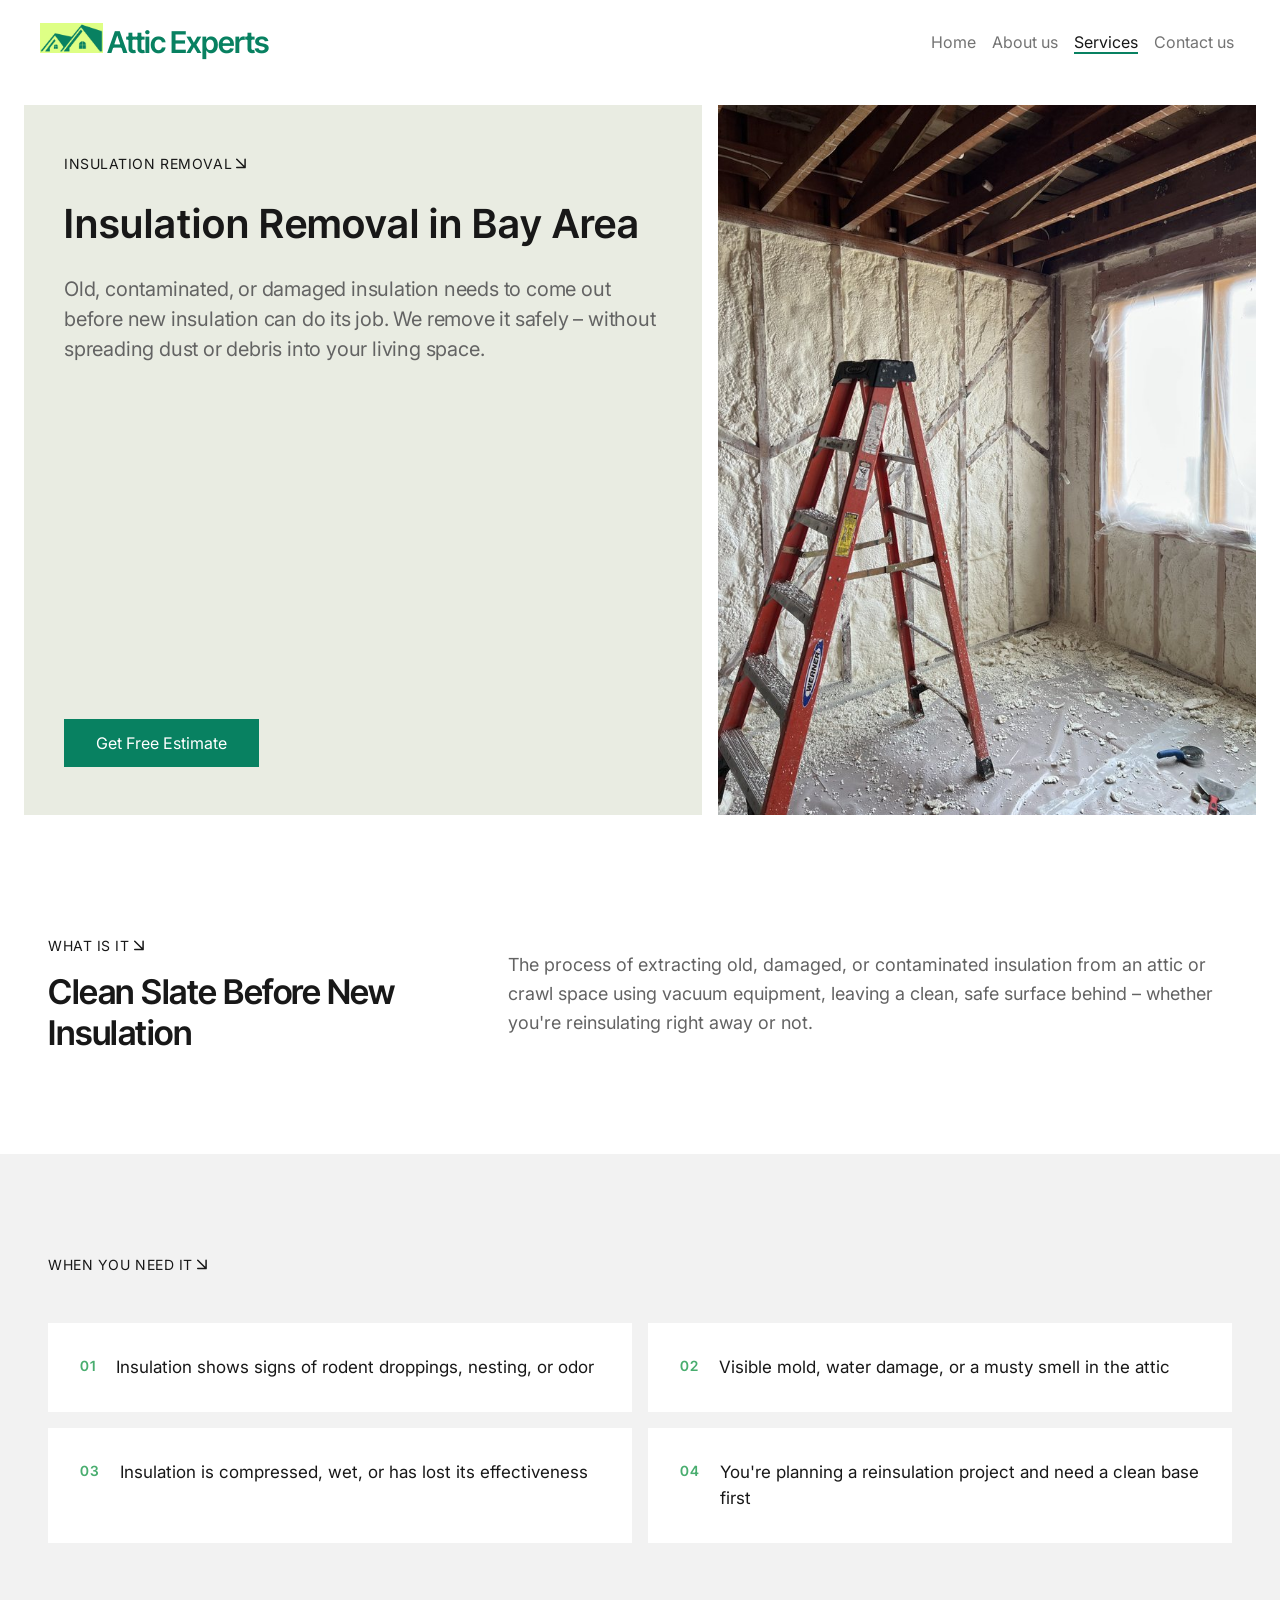
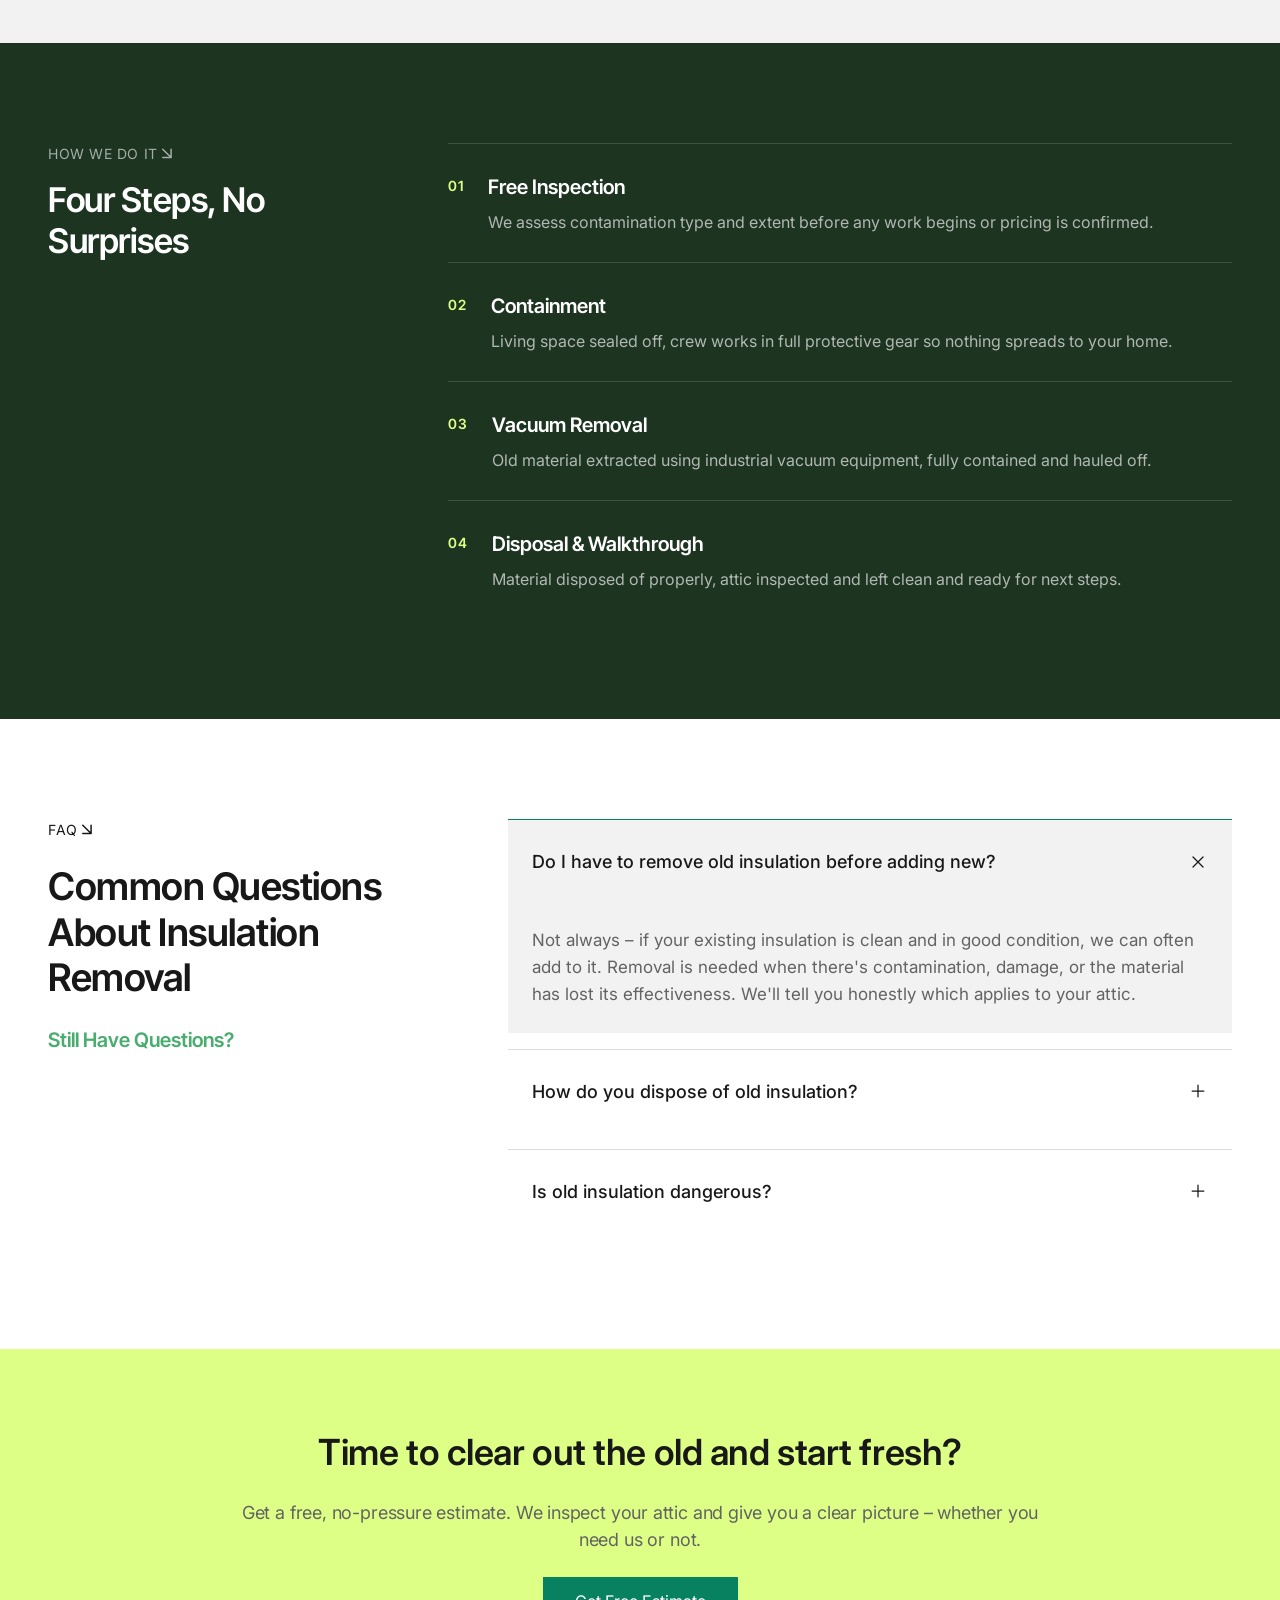
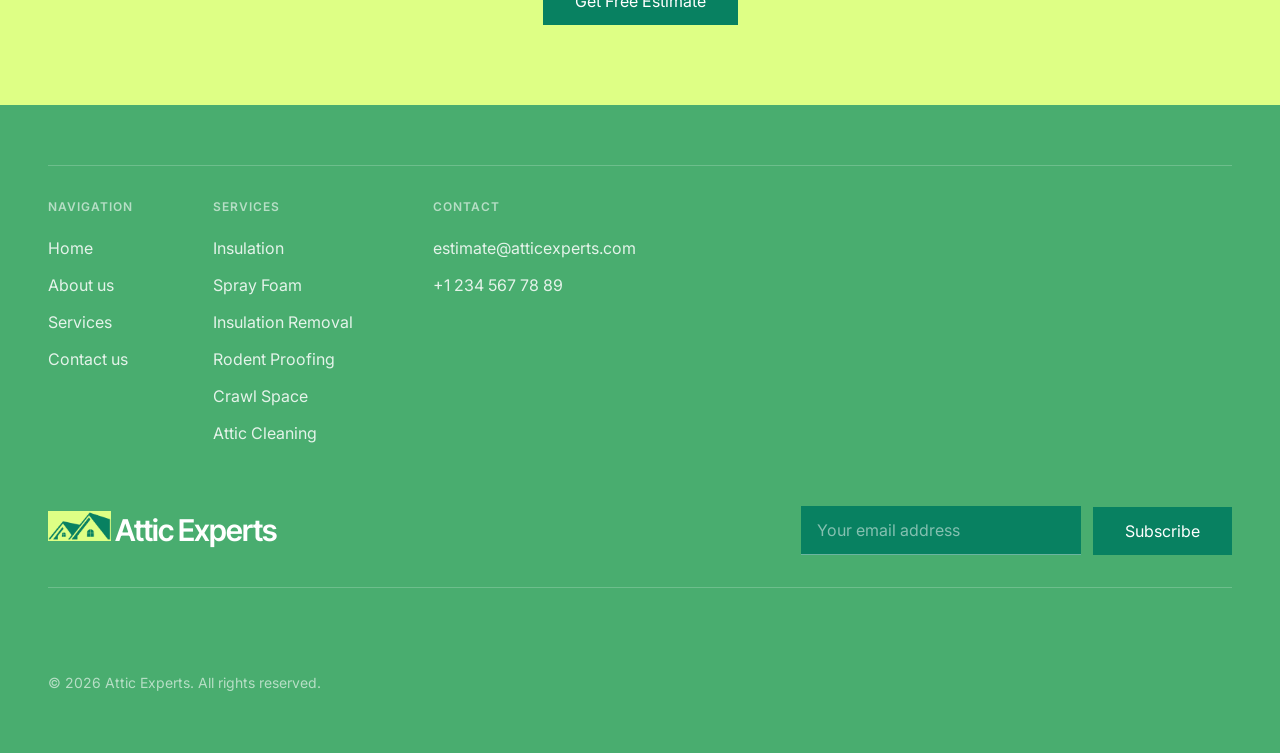
<file: insulation-removal.html>
<!doctype html>
<html lang="en">
  <head>
    <meta charset="UTF-8" />
    <meta name="viewport" content="width=device-width, initial-scale=1.0" />
    <title>Insulation Removal – Attic Experts</title>
    <link rel="stylesheet" href="css/fonts.css" />
    <link rel="stylesheet" href="css/reset.css" />
    <link rel="stylesheet" href="css/style.css" />
  </head>
  <body>
    <header>
      <div class="section section-header">
        <div class="container container-header">
          <div class="logo">
            <img src="./img/LogoS.png" alt="logo" />
            <span>Attic Experts</span>
          </div>
          <nav class="nav-header">
            <ul class="nav-header__list">
              <li class="nav-header__item">
                <a href="index.html" class="nav-header__link">Home</a>
              </li>
              <li class="nav-header__item">
                <a href="about.html" class="nav-header__link">About us</a>
              </li>
              <li class="nav-header__item">
                <a href="services.html" class="nav-header__link nav-header__link--active">Services</a>
              </li>
              <li class="nav-header__item">
                <a href="contact.html" class="nav-header__link">Contact us</a>
              </li>
            </ul>
          </nav>
          <button class="nav-burger" aria-label="Toggle menu" aria-expanded="false">
            <span></span>
            <span></span>
            <span></span>
          </button>
        </div>
      </div>
    </header>

    <main>

      <!-- HERO -->
      <section class="section section-sf-hero">
        <div class="container container-sf-hero">
          <div class="sf-hero__content">
            <p class="hero-eyebrow__text">
              Insulation Removal
              <svg xmlns="http://www.w3.org/2000/svg" width="10" height="10" viewBox="0 0 10 10" fill="none">
                <path d="M0.75 0.75L9.08333 9.08333M0.75 9.08333H9.08333V0.75" stroke="currentColor" stroke-width="1.5" stroke-linecap="round" stroke-linejoin="round"/>
              </svg>
            </p>
            <h1 class="hero-title">Insulation Removal in Bay Area</h1>
            <p class="hero-description">Old, contaminated, or damaged insulation needs to come out before new insulation can do its job. We remove it safely – without spreading dust or debris into your living space.</p>
            <div class="hero-btn">
              <a href="contact.html" class="btn btn-primary">Get Free Estimate</a>
            </div>
          </div>
          <div class="sf-hero__img">
            <img src="./img/leader.jpg" alt="Insulation removal process" />
          </div>
        </div>
      </section>

      <!-- WHAT IS -->
      <section class="section section-sf-what" id="ir-what">
        <div class="container container-sf-what">
          <div class="sf-what__left">
            <p class="hero-eyebrow__text">
              What Is It
              <svg xmlns="http://www.w3.org/2000/svg" width="10" height="10" viewBox="0 0 10 10" fill="none">
                <path d="M0.75 0.75L9.08333 9.08333M0.75 9.08333H9.08333V0.75" stroke="currentColor" stroke-width="1.5" stroke-linecap="round" stroke-linejoin="round"/>
              </svg>
            </p>
            <h2 class="sf-section__title">Clean Slate Before New Insulation</h2>
          </div>
          <div class="sf-what__right">
            <p class="sf-section__text">The process of extracting old, damaged, or contaminated insulation from an attic or crawl space using vacuum equipment, leaving a clean, safe surface behind – whether you're reinsulating right away or not.</p>
          </div>
        </div>
      </section>

      <!-- WHEN YOU NEED IT -->
      <section class="section section-sf-when">
        <div class="container container-sf-when">
          <p class="hero-eyebrow__text">
            When You Need It
            <svg xmlns="http://www.w3.org/2000/svg" width="10" height="10" viewBox="0 0 10 10" fill="none">
              <path d="M0.75 0.75L9.08333 9.08333M0.75 9.08333H9.08333V0.75" stroke="currentColor" stroke-width="1.5" stroke-linecap="round" stroke-linejoin="round"/>
            </svg>
          </p>
          <div class="sf-when__grid">
            <div class="sf-when__item">
              <span class="sf-when__num">01</span>
              <p class="sf-when__text">Insulation shows signs of rodent droppings, nesting, or odor</p>
            </div>
            <div class="sf-when__item">
              <span class="sf-when__num">02</span>
              <p class="sf-when__text">Visible mold, water damage, or a musty smell in the attic</p>
            </div>
            <div class="sf-when__item">
              <span class="sf-when__num">03</span>
              <p class="sf-when__text">Insulation is compressed, wet, or has lost its effectiveness</p>
            </div>
            <div class="sf-when__item">
              <span class="sf-when__num">04</span>
              <p class="sf-when__text">You're planning a reinsulation project and need a clean base first</p>
            </div>
          </div>
        </div>
      </section>

      <!-- HOW WE DO IT -->
      <section class="section section-sf-how">
        <div class="container container-sf-how">
          <div class="sf-how__left">
            <p class="hero-eyebrow__text">
              How We Do It
              <svg xmlns="http://www.w3.org/2000/svg" width="10" height="10" viewBox="0 0 10 10" fill="none">
                <path d="M0.75 0.75L9.08333 9.08333M0.75 9.08333H9.08333V0.75" stroke="currentColor" stroke-width="1.5" stroke-linecap="round" stroke-linejoin="round"/>
              </svg>
            </p>
            <h2 class="sf-section__title">Four Steps, No Surprises</h2>
          </div>
          <div class="sf-how__steps">
            <div class="sf-step">
              <span class="sf-step__num">01</span>
              <div class="sf-step__content">
                <h3 class="sf-step__title">Free Inspection</h3>
                <p class="sf-step__text">We assess contamination type and extent before any work begins or pricing is confirmed.</p>
              </div>
            </div>
            <div class="sf-step">
              <span class="sf-step__num">02</span>
              <div class="sf-step__content">
                <h3 class="sf-step__title">Containment</h3>
                <p class="sf-step__text">Living space sealed off, crew works in full protective gear so nothing spreads to your home.</p>
              </div>
            </div>
            <div class="sf-step">
              <span class="sf-step__num">03</span>
              <div class="sf-step__content">
                <h3 class="sf-step__title">Vacuum Removal</h3>
                <p class="sf-step__text">Old material extracted using industrial vacuum equipment, fully contained and hauled off.</p>
              </div>
            </div>
            <div class="sf-step">
              <span class="sf-step__num">04</span>
              <div class="sf-step__content">
                <h3 class="sf-step__title">Disposal & Walkthrough</h3>
                <p class="sf-step__text">Material disposed of properly, attic inspected and left clean and ready for next steps.</p>
              </div>
            </div>
          </div>
        </div>
      </section>

      <!-- FAQ -->
      <section class="section section-faq">
        <div class="container container-faq">
          <div class="faq-left">
            <p class="hero-eyebrow__text">
              FAQ
              <svg xmlns="http://www.w3.org/2000/svg" width="10" height="10" viewBox="0 0 10 10" fill="none">
                <path d="M0.75 0.75L9.08333 9.08333M0.75 9.08333H9.08333V0.75" stroke="currentColor" stroke-width="1.5" stroke-linecap="round" stroke-linejoin="round"/>
              </svg>
            </p>
            <h2 class="faq-title">Common Questions About Insulation Removal</h2>
            <p class="faq-still">Still Have Questions?</p>
          </div>
          <div class="faq-right">
            <div class="faq-item faq-item--open">
              <button class="faq-item__question">
                <span>Do I have to remove old insulation before adding new?</span>
                <svg class="faq-item__icon" xmlns="http://www.w3.org/2000/svg" width="20" height="20" viewBox="0 0 24 24" fill="none">
                  <path d="M18 6L6 18M6 6L18 18" stroke="currentColor" stroke-width="1.5" stroke-linecap="round"/>
                </svg>
              </button>
              <div class="faq-item__answer"><div class="faq-item__answer-inner">
                <p>Not always – if your existing insulation is clean and in good condition, we can often add to it. Removal is needed when there's contamination, damage, or the material has lost its effectiveness. We'll tell you honestly which applies to your attic.</p>
              </div></div>
            </div>
            <div class="faq-item">
              <button class="faq-item__question">
                <span>How do you dispose of old insulation?</span>
                <svg class="faq-item__icon" xmlns="http://www.w3.org/2000/svg" width="20" height="20" viewBox="0 0 24 24" fill="none">
                  <path d="M12 5V19M5 12H19" stroke="currentColor" stroke-width="1.5" stroke-linecap="round"/>
                </svg>
              </button>
              <div class="faq-item__answer"><div class="faq-item__answer-inner">
                <p>It's bagged and contained during removal, then hauled off and disposed of according to local waste regulations – nothing is left behind in your attic or yard.</p>
              </div></div>
            </div>
            <div class="faq-item">
              <button class="faq-item__question">
                <span>Is old insulation dangerous?</span>
                <svg class="faq-item__icon" xmlns="http://www.w3.org/2000/svg" width="20" height="20" viewBox="0 0 24 24" fill="none">
                  <path d="M12 5V19M5 12H19" stroke="currentColor" stroke-width="1.5" stroke-linecap="round"/>
                </svg>
              </button>
              <div class="faq-item__answer"><div class="faq-item__answer-inner">
                <p>It can be – older material may contain asbestos, and contaminated insulation can carry mold spores or rodent waste. We handle accordingly and flag any health-related concerns before starting work.</p>
              </div></div>
            </div>
          </div>
        </div>
      </section>

      <!-- CTA -->
      <section class="section section-main__sub">
        <div class="container container-main__sub">
          <div class="container-main__sub--text">
            <h3>Time to clear out the old and start fresh?</h3>
            <p>Get a free, no-pressure estimate. We inspect your attic and give you a clear picture – whether you need us or not.</p>
            <a href="contact.html" class="btn btn-primary">Get Free Estimate</a>
          </div>
        </div>
      </section>

    </main>
    <footer class="footer">
      <div class="container footer__container">
        <div class="footer__top">
          <div class="footer__col">
            <p class="footer__heading">Navigation</p>
            <ul class="footer__list">
              <li><a href="index.html" class="footer__link">Home</a></li>
              <li><a href="about.html" class="footer__link">About us</a></li>
              <li><a href="services.html" class="footer__link">Services</a></li>
              <li><a href="contact.html" class="footer__link">Contact us</a></li>
            </ul>
          </div>
          <div class="footer__col">
            <p class="footer__heading">Services</p>
            <ul class="footer__list">
              <li><a href="blown-in.html" class="footer__link">Insulation</a></li>
              <li><a href="spray-foam.html" class="footer__link">Spray Foam</a></li>
              <li><a href="insulation-removal.html" class="footer__link">Insulation Removal</a></li>
              <li><a href="rodent-proofing.html" class="footer__link">Rodent Proofing</a></li>
              <li><a href="crawl-space.html" class="footer__link">Crawl Space</a></li>
              <li><a href="attic-cleaning.html" class="footer__link">Attic Cleaning</a></li>
            </ul>
          </div>
          <div class="footer__col">
            <p class="footer__heading">Contact</p>
            <ul class="footer__list">
              <li><a href="mailto:estimate@atticexperts.com" class="footer__link">estimate@atticexperts.com</a></li>
              <li><a href="tel:+12345677889" class="footer__link">+1 234 567 78 89</a></li>
            </ul>
          </div>
        </div>
        <div class="footer__bottom">
          <div class="logo footer__logo">
            <img src="./img/LogoS.png" alt="logo" />
            <span>Attic Experts</span>
          </div>
          <form class="footer__email-form" action="#" method="POST">
            <input type="email" name="email" placeholder="Your email address" />
            <button type="submit" class="btn btn-primary">Subscribe</button>
          </form>
        </div>
        <p class="footer__copy">© 2026 Attic Experts. All rights reserved.</p>
      </div>
    </footer>
    <script src="js/main.js"></script>
  </body>
</html>
</file>
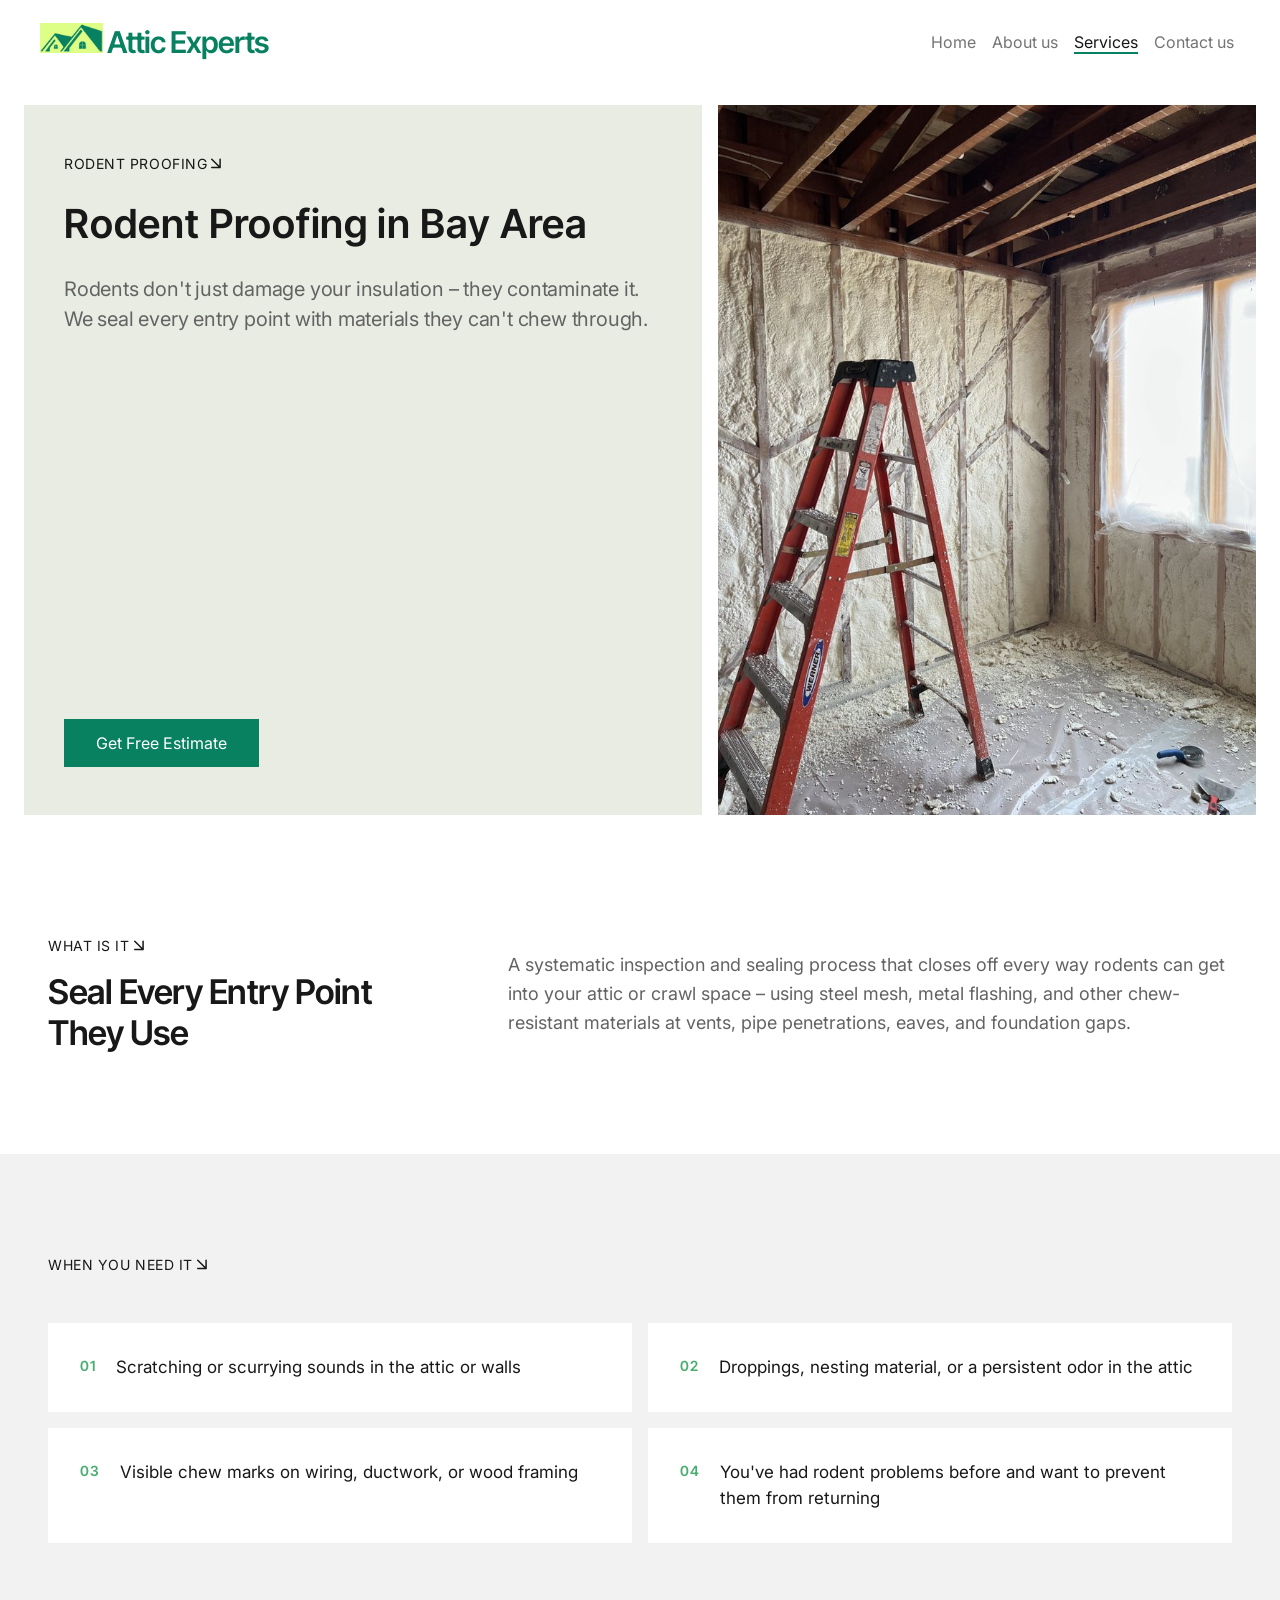
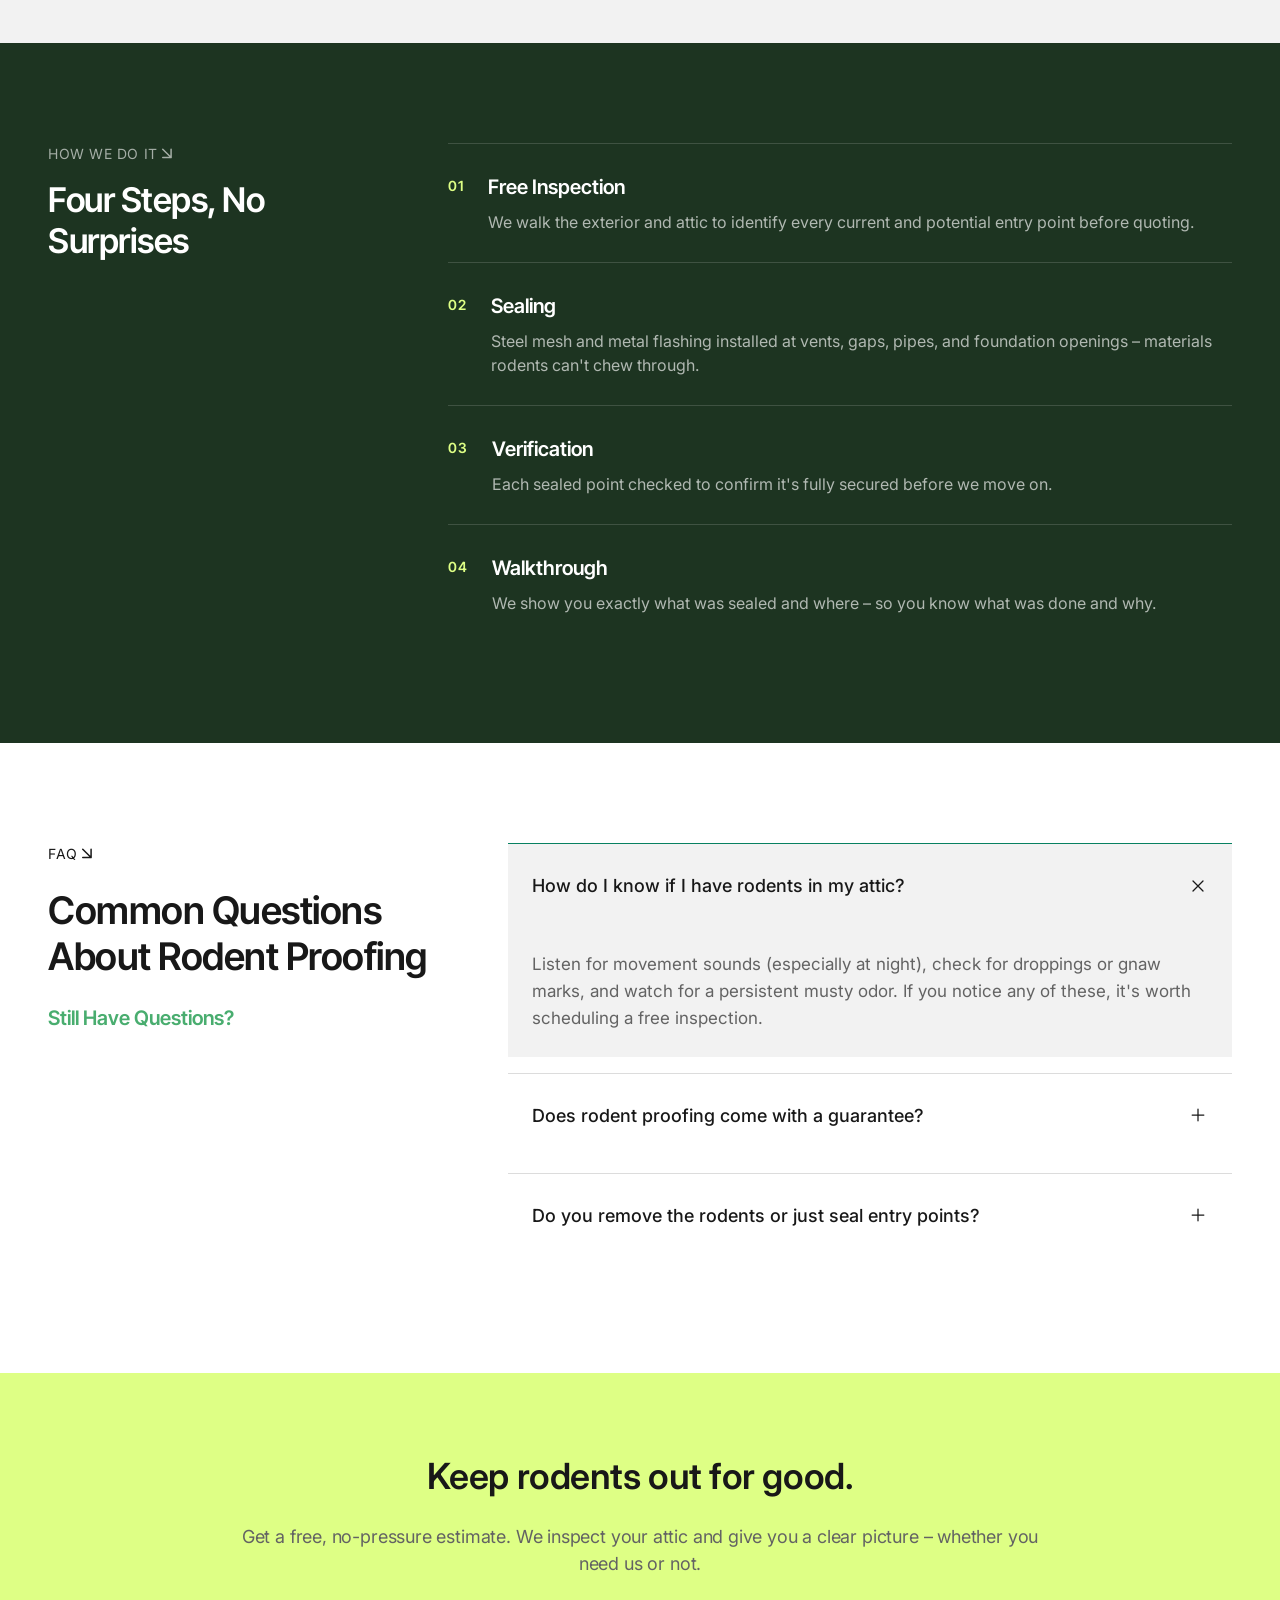
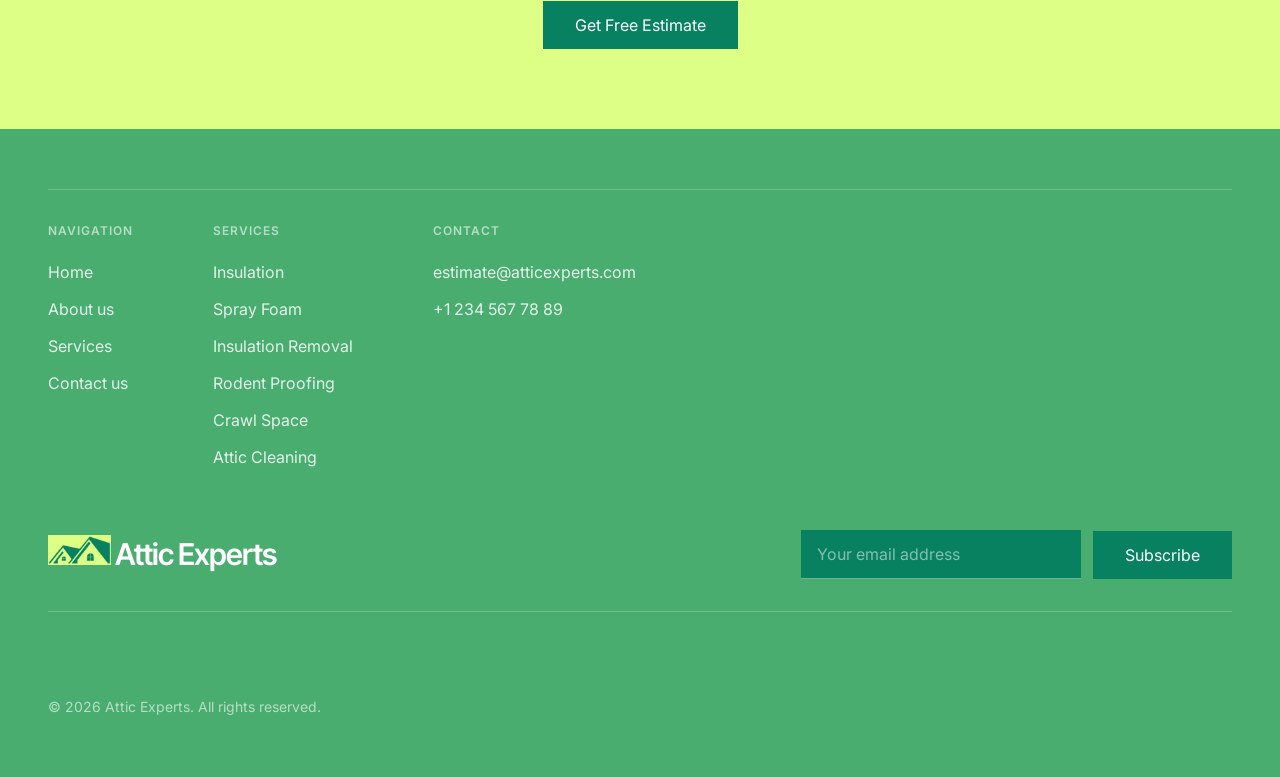
<file: rodent-proofing.html>
<!doctype html>
<html lang="en">
  <head>
    <meta charset="UTF-8" />
    <meta name="viewport" content="width=device-width, initial-scale=1.0" />
    <title>Rodent Proofing – Attic Experts</title>
    <link rel="stylesheet" href="css/fonts.css" />
    <link rel="stylesheet" href="css/reset.css" />
    <link rel="stylesheet" href="css/style.css" />
  </head>
  <body>
    <header>
      <div class="section section-header">
        <div class="container container-header">
          <div class="logo">
            <img src="./img/LogoS.png" alt="logo" />
            <span>Attic Experts</span>
          </div>
          <nav class="nav-header">
            <ul class="nav-header__list">
              <li class="nav-header__item">
                <a href="index.html" class="nav-header__link">Home</a>
              </li>
              <li class="nav-header__item">
                <a href="about.html" class="nav-header__link">About us</a>
              </li>
              <li class="nav-header__item">
                <a href="services.html" class="nav-header__link nav-header__link--active">Services</a>
              </li>
              <li class="nav-header__item">
                <a href="contact.html" class="nav-header__link">Contact us</a>
              </li>
            </ul>
          </nav>
          <button class="nav-burger" aria-label="Toggle menu" aria-expanded="false">
            <span></span>
            <span></span>
            <span></span>
          </button>
        </div>
      </div>
    </header>

    <main>

      <!-- HERO -->
      <section class="section section-sf-hero">
        <div class="container container-sf-hero">
          <div class="sf-hero__content">
            <p class="hero-eyebrow__text">
              Rodent Proofing
              <svg xmlns="http://www.w3.org/2000/svg" width="10" height="10" viewBox="0 0 10 10" fill="none">
                <path d="M0.75 0.75L9.08333 9.08333M0.75 9.08333H9.08333V0.75" stroke="currentColor" stroke-width="1.5" stroke-linecap="round" stroke-linejoin="round"/>
              </svg>
            </p>
            <h1 class="hero-title">Rodent Proofing in Bay Area</h1>
            <p class="hero-description">Rodents don't just damage your insulation – they contaminate it. We seal every entry point with materials they can't chew through.</p>
            <div class="hero-btn">
              <a href="contact.html" class="btn btn-primary">Get Free Estimate</a>
            </div>
          </div>
          <div class="sf-hero__img">
            <img src="./img/leader.jpg" alt="Rodent proofing specialist at work" />
          </div>
        </div>
      </section>

      <!-- WHAT IS -->
      <section class="section section-sf-what" id="rp-what">
        <div class="container container-sf-what">
          <div class="sf-what__left">
            <p class="hero-eyebrow__text">
              What Is It
              <svg xmlns="http://www.w3.org/2000/svg" width="10" height="10" viewBox="0 0 10 10" fill="none">
                <path d="M0.75 0.75L9.08333 9.08333M0.75 9.08333H9.08333V0.75" stroke="currentColor" stroke-width="1.5" stroke-linecap="round" stroke-linejoin="round"/>
              </svg>
            </p>
            <h2 class="sf-section__title">Seal Every Entry Point They Use</h2>
          </div>
          <div class="sf-what__right">
            <p class="sf-section__text">A systematic inspection and sealing process that closes off every way rodents can get into your attic or crawl space – using steel mesh, metal flashing, and other chew-resistant materials at vents, pipe penetrations, eaves, and foundation gaps.</p>
          </div>
        </div>
      </section>

      <!-- WHEN YOU NEED IT -->
      <section class="section section-sf-when">
        <div class="container container-sf-when">
          <p class="hero-eyebrow__text">
            When You Need It
            <svg xmlns="http://www.w3.org/2000/svg" width="10" height="10" viewBox="0 0 10 10" fill="none">
              <path d="M0.75 0.75L9.08333 9.08333M0.75 9.08333H9.08333V0.75" stroke="currentColor" stroke-width="1.5" stroke-linecap="round" stroke-linejoin="round"/>
            </svg>
          </p>
          <div class="sf-when__grid">
            <div class="sf-when__item">
              <span class="sf-when__num">01</span>
              <p class="sf-when__text">Scratching or scurrying sounds in the attic or walls</p>
            </div>
            <div class="sf-when__item">
              <span class="sf-when__num">02</span>
              <p class="sf-when__text">Droppings, nesting material, or a persistent odor in the attic</p>
            </div>
            <div class="sf-when__item">
              <span class="sf-when__num">03</span>
              <p class="sf-when__text">Visible chew marks on wiring, ductwork, or wood framing</p>
            </div>
            <div class="sf-when__item">
              <span class="sf-when__num">04</span>
              <p class="sf-when__text">You've had rodent problems before and want to prevent them from returning</p>
            </div>
          </div>
        </div>
      </section>

      <!-- HOW WE DO IT -->
      <section class="section section-sf-how">
        <div class="container container-sf-how">
          <div class="sf-how__left">
            <p class="hero-eyebrow__text">
              How We Do It
              <svg xmlns="http://www.w3.org/2000/svg" width="10" height="10" viewBox="0 0 10 10" fill="none">
                <path d="M0.75 0.75L9.08333 9.08333M0.75 9.08333H9.08333V0.75" stroke="currentColor" stroke-width="1.5" stroke-linecap="round" stroke-linejoin="round"/>
              </svg>
            </p>
            <h2 class="sf-section__title">Four Steps, No Surprises</h2>
          </div>
          <div class="sf-how__steps">
            <div class="sf-step">
              <span class="sf-step__num">01</span>
              <div class="sf-step__content">
                <h3 class="sf-step__title">Free Inspection</h3>
                <p class="sf-step__text">We walk the exterior and attic to identify every current and potential entry point before quoting.</p>
              </div>
            </div>
            <div class="sf-step">
              <span class="sf-step__num">02</span>
              <div class="sf-step__content">
                <h3 class="sf-step__title">Sealing</h3>
                <p class="sf-step__text">Steel mesh and metal flashing installed at vents, gaps, pipes, and foundation openings – materials rodents can't chew through.</p>
              </div>
            </div>
            <div class="sf-step">
              <span class="sf-step__num">03</span>
              <div class="sf-step__content">
                <h3 class="sf-step__title">Verification</h3>
                <p class="sf-step__text">Each sealed point checked to confirm it's fully secured before we move on.</p>
              </div>
            </div>
            <div class="sf-step">
              <span class="sf-step__num">04</span>
              <div class="sf-step__content">
                <h3 class="sf-step__title">Walkthrough</h3>
                <p class="sf-step__text">We show you exactly what was sealed and where – so you know what was done and why.</p>
              </div>
            </div>
          </div>
        </div>
      </section>

      <!-- FAQ -->
      <section class="section section-faq">
        <div class="container container-faq">
          <div class="faq-left">
            <p class="hero-eyebrow__text">
              FAQ
              <svg xmlns="http://www.w3.org/2000/svg" width="10" height="10" viewBox="0 0 10 10" fill="none">
                <path d="M0.75 0.75L9.08333 9.08333M0.75 9.08333H9.08333V0.75" stroke="currentColor" stroke-width="1.5" stroke-linecap="round" stroke-linejoin="round"/>
              </svg>
            </p>
            <h2 class="faq-title">Common Questions About Rodent Proofing</h2>
            <p class="faq-still">Still Have Questions?</p>
          </div>
          <div class="faq-right">
            <div class="faq-item faq-item--open">
              <button class="faq-item__question">
                <span>How do I know if I have rodents in my attic?</span>
                <svg class="faq-item__icon" xmlns="http://www.w3.org/2000/svg" width="20" height="20" viewBox="0 0 24 24" fill="none">
                  <path d="M18 6L6 18M6 6L18 18" stroke="currentColor" stroke-width="1.5" stroke-linecap="round"/>
                </svg>
              </button>
              <div class="faq-item__answer"><div class="faq-item__answer-inner">
                <p>Listen for movement sounds (especially at night), check for droppings or gnaw marks, and watch for a persistent musty odor. If you notice any of these, it's worth scheduling a free inspection.</p>
              </div></div>
            </div>
            <div class="faq-item">
              <button class="faq-item__question">
                <span>Does rodent proofing come with a guarantee?</span>
                <svg class="faq-item__icon" xmlns="http://www.w3.org/2000/svg" width="20" height="20" viewBox="0 0 24 24" fill="none">
                  <path d="M12 5V19M5 12H19" stroke="currentColor" stroke-width="1.5" stroke-linecap="round"/>
                </svg>
              </button>
              <div class="faq-item__answer"><div class="faq-item__answer-inner">
                <p>Yes – ask us about our workmanship guarantee on sealed entry points during your estimate.</p>
              </div></div>
            </div>
            <div class="faq-item">
              <button class="faq-item__question">
                <span>Do you remove the rodents or just seal entry points?</span>
                <svg class="faq-item__icon" xmlns="http://www.w3.org/2000/svg" width="20" height="20" viewBox="0 0 24 24" fill="none">
                  <path d="M12 5V19M5 12H19" stroke="currentColor" stroke-width="1.5" stroke-linecap="round"/>
                </svg>
              </button>
              <div class="faq-item__answer"><div class="faq-item__answer-inner">
                <p>Our focus is sealing entry points and, where needed, removing contaminated insulation. For active rodent removal, we can advise or coordinate with a pest control partner.</p>
              </div></div>
            </div>
          </div>
        </div>
      </section>

      <!-- CTA -->
      <section class="section section-main__sub">
        <div class="container container-main__sub">
          <div class="container-main__sub--text">
            <h3>Keep rodents out for good.</h3>
            <p>Get a free, no-pressure estimate. We inspect your attic and give you a clear picture – whether you need us or not.</p>
            <a href="contact.html" class="btn btn-primary">Get Free Estimate</a>
          </div>
        </div>
      </section>

    </main>
    <footer class="footer">
      <div class="container footer__container">
        <div class="footer__top">
          <div class="footer__col">
            <p class="footer__heading">Navigation</p>
            <ul class="footer__list">
              <li><a href="index.html" class="footer__link">Home</a></li>
              <li><a href="about.html" class="footer__link">About us</a></li>
              <li><a href="services.html" class="footer__link">Services</a></li>
              <li><a href="contact.html" class="footer__link">Contact us</a></li>
            </ul>
          </div>
          <div class="footer__col">
            <p class="footer__heading">Services</p>
            <ul class="footer__list">
              <li><a href="blown-in.html" class="footer__link">Insulation</a></li>
              <li><a href="spray-foam.html" class="footer__link">Spray Foam</a></li>
              <li><a href="insulation-removal.html" class="footer__link">Insulation Removal</a></li>
              <li><a href="rodent-proofing.html" class="footer__link">Rodent Proofing</a></li>
              <li><a href="crawl-space.html" class="footer__link">Crawl Space</a></li>
              <li><a href="attic-cleaning.html" class="footer__link">Attic Cleaning</a></li>
            </ul>
          </div>
          <div class="footer__col">
            <p class="footer__heading">Contact</p>
            <ul class="footer__list">
              <li><a href="mailto:estimate@atticexperts.com" class="footer__link">estimate@atticexperts.com</a></li>
              <li><a href="tel:+12345677889" class="footer__link">+1 234 567 78 89</a></li>
            </ul>
          </div>
        </div>
        <div class="footer__bottom">
          <div class="logo footer__logo">
            <img src="./img/LogoS.png" alt="logo" />
            <span>Attic Experts</span>
          </div>
          <form class="footer__email-form" action="#" method="POST">
            <input type="email" name="email" placeholder="Your email address" />
            <button type="submit" class="btn btn-primary">Subscribe</button>
          </form>
        </div>
        <p class="footer__copy">© 2026 Attic Experts. All rights reserved.</p>
      </div>
    </footer>
    <script src="js/main.js"></script>
  </body>
</html>
</file>
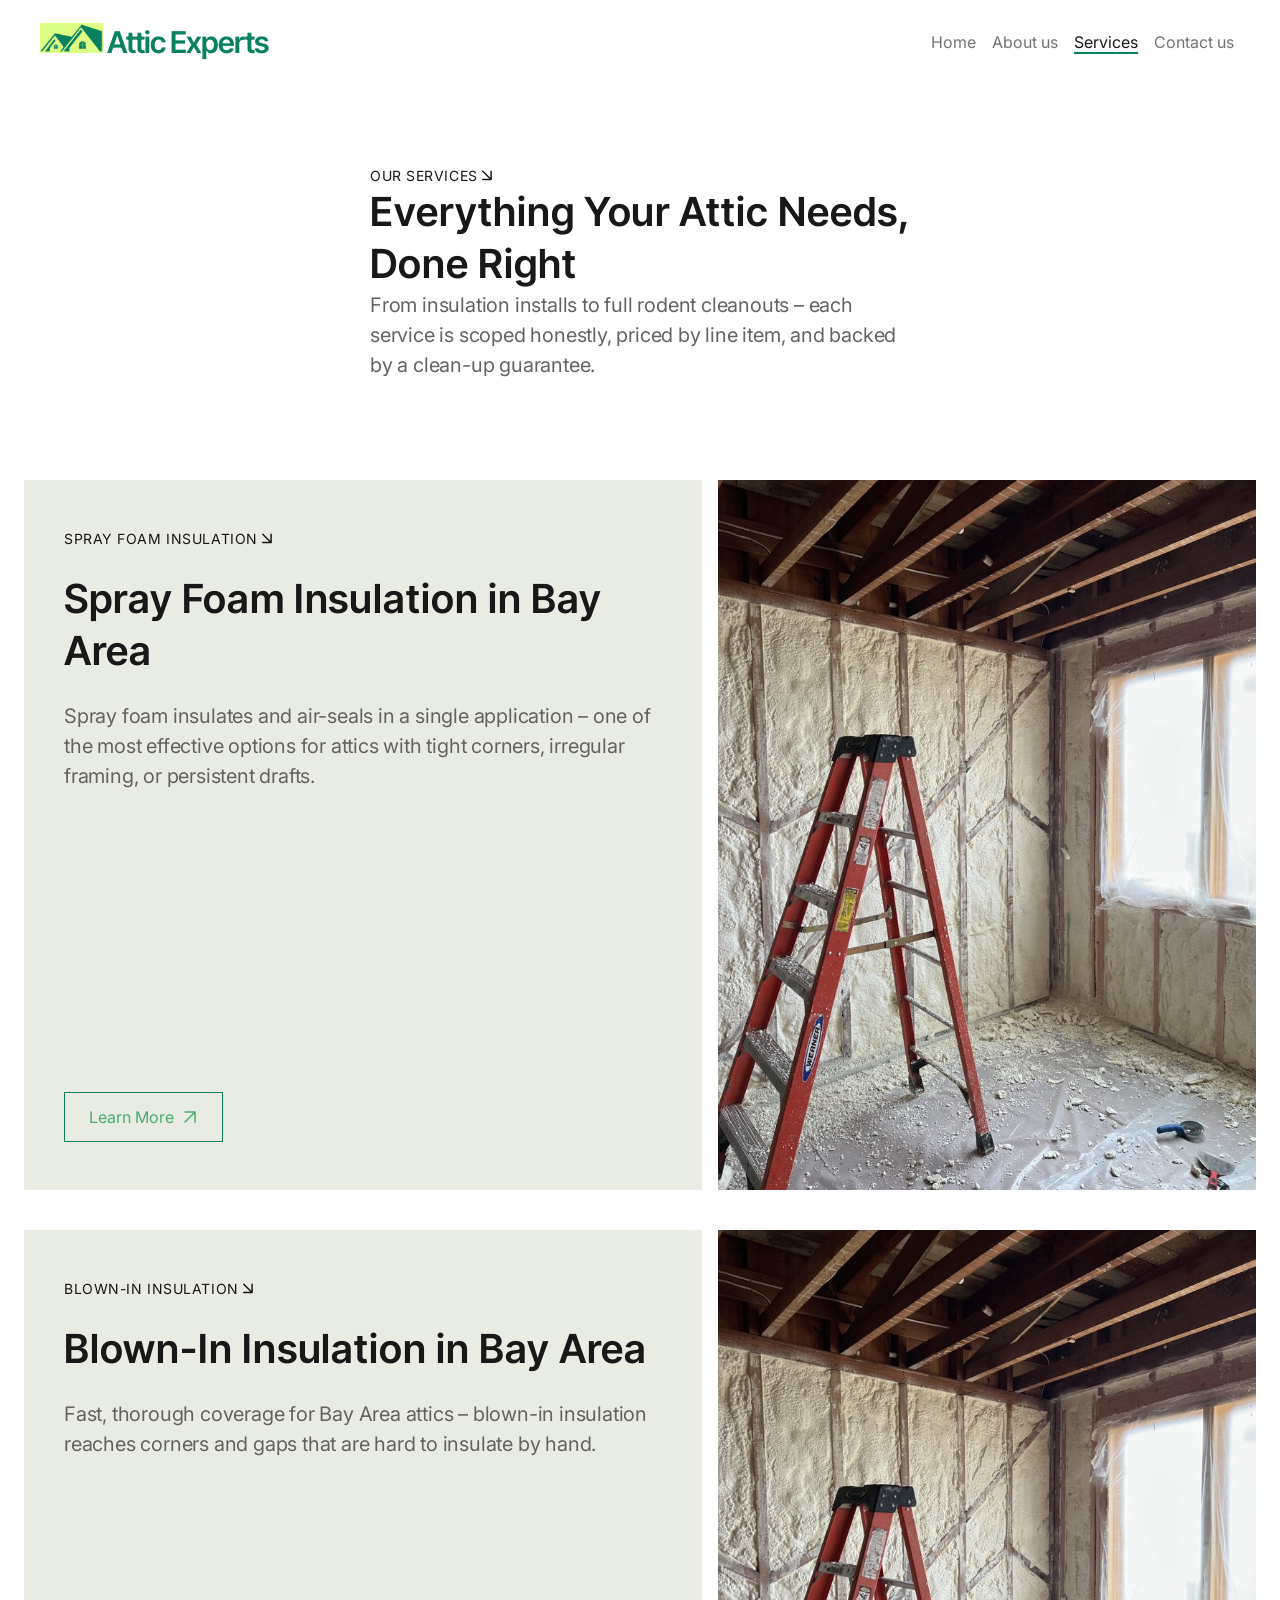
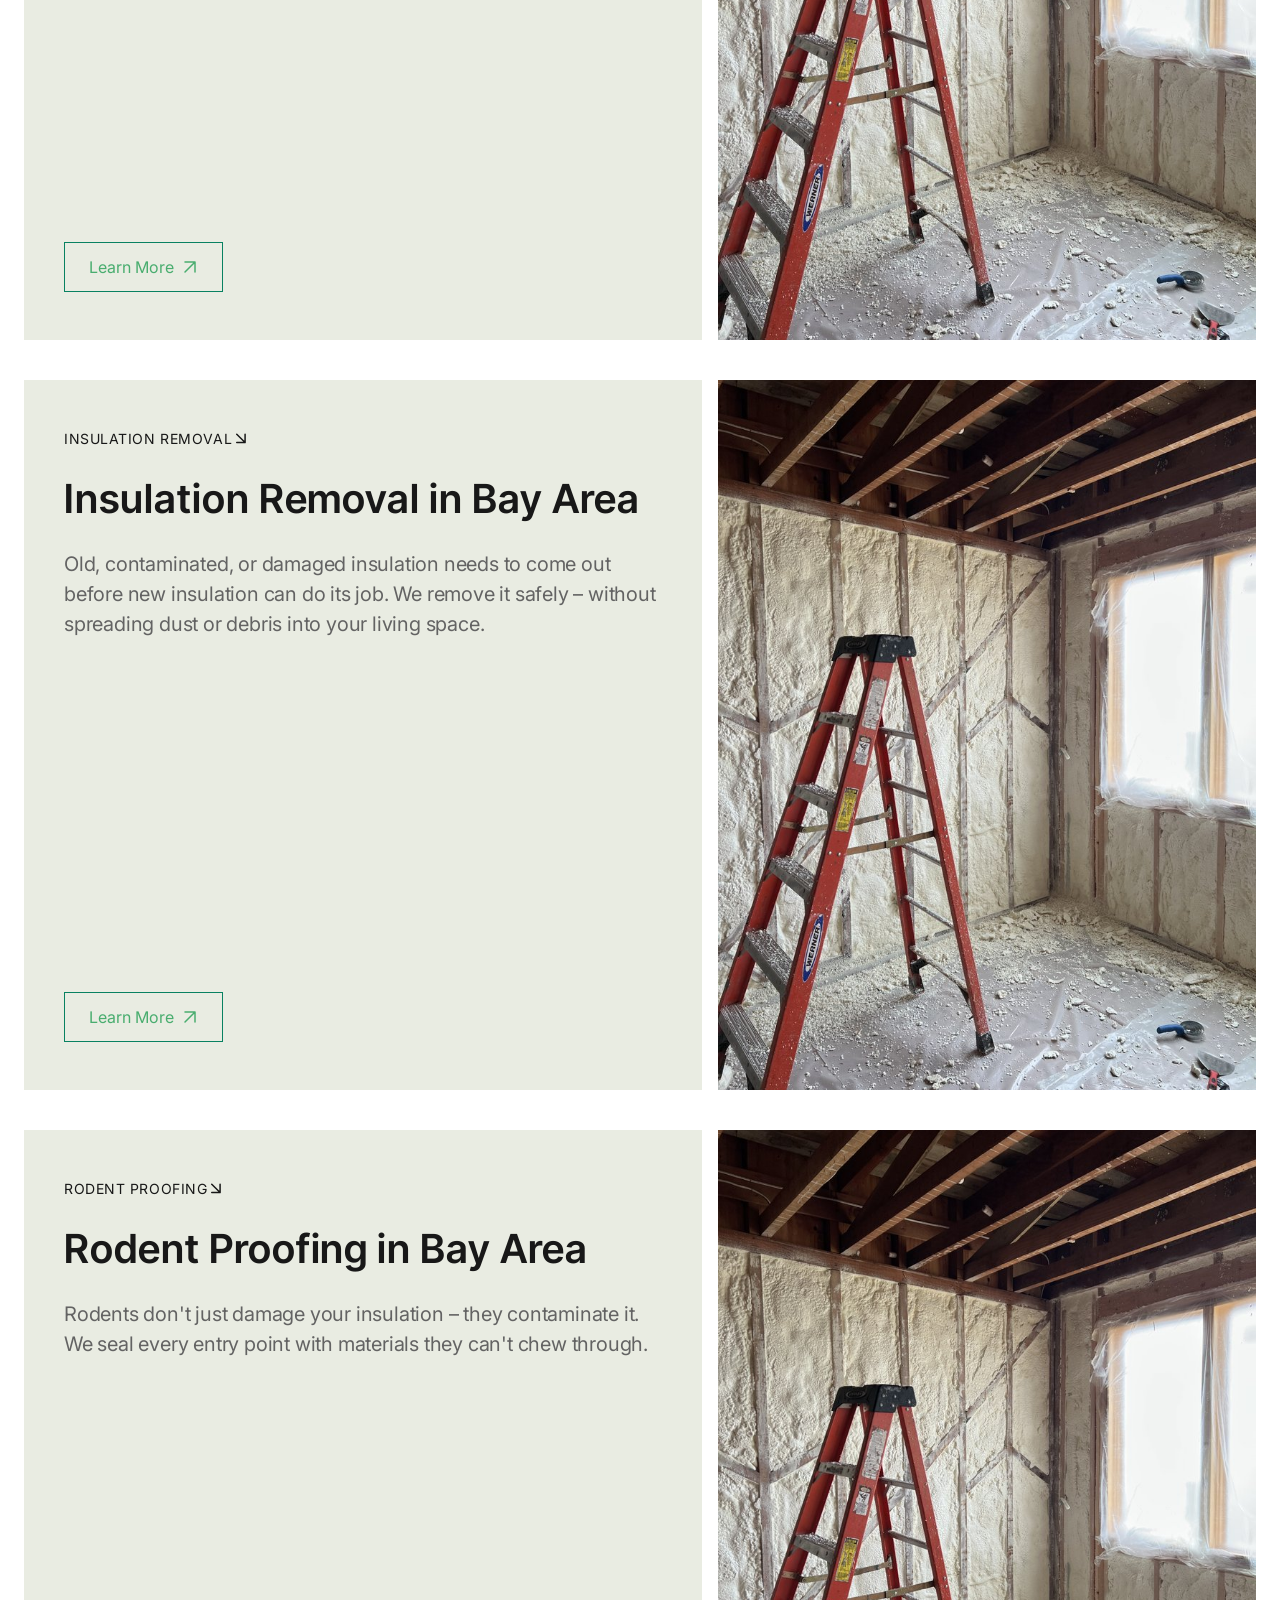
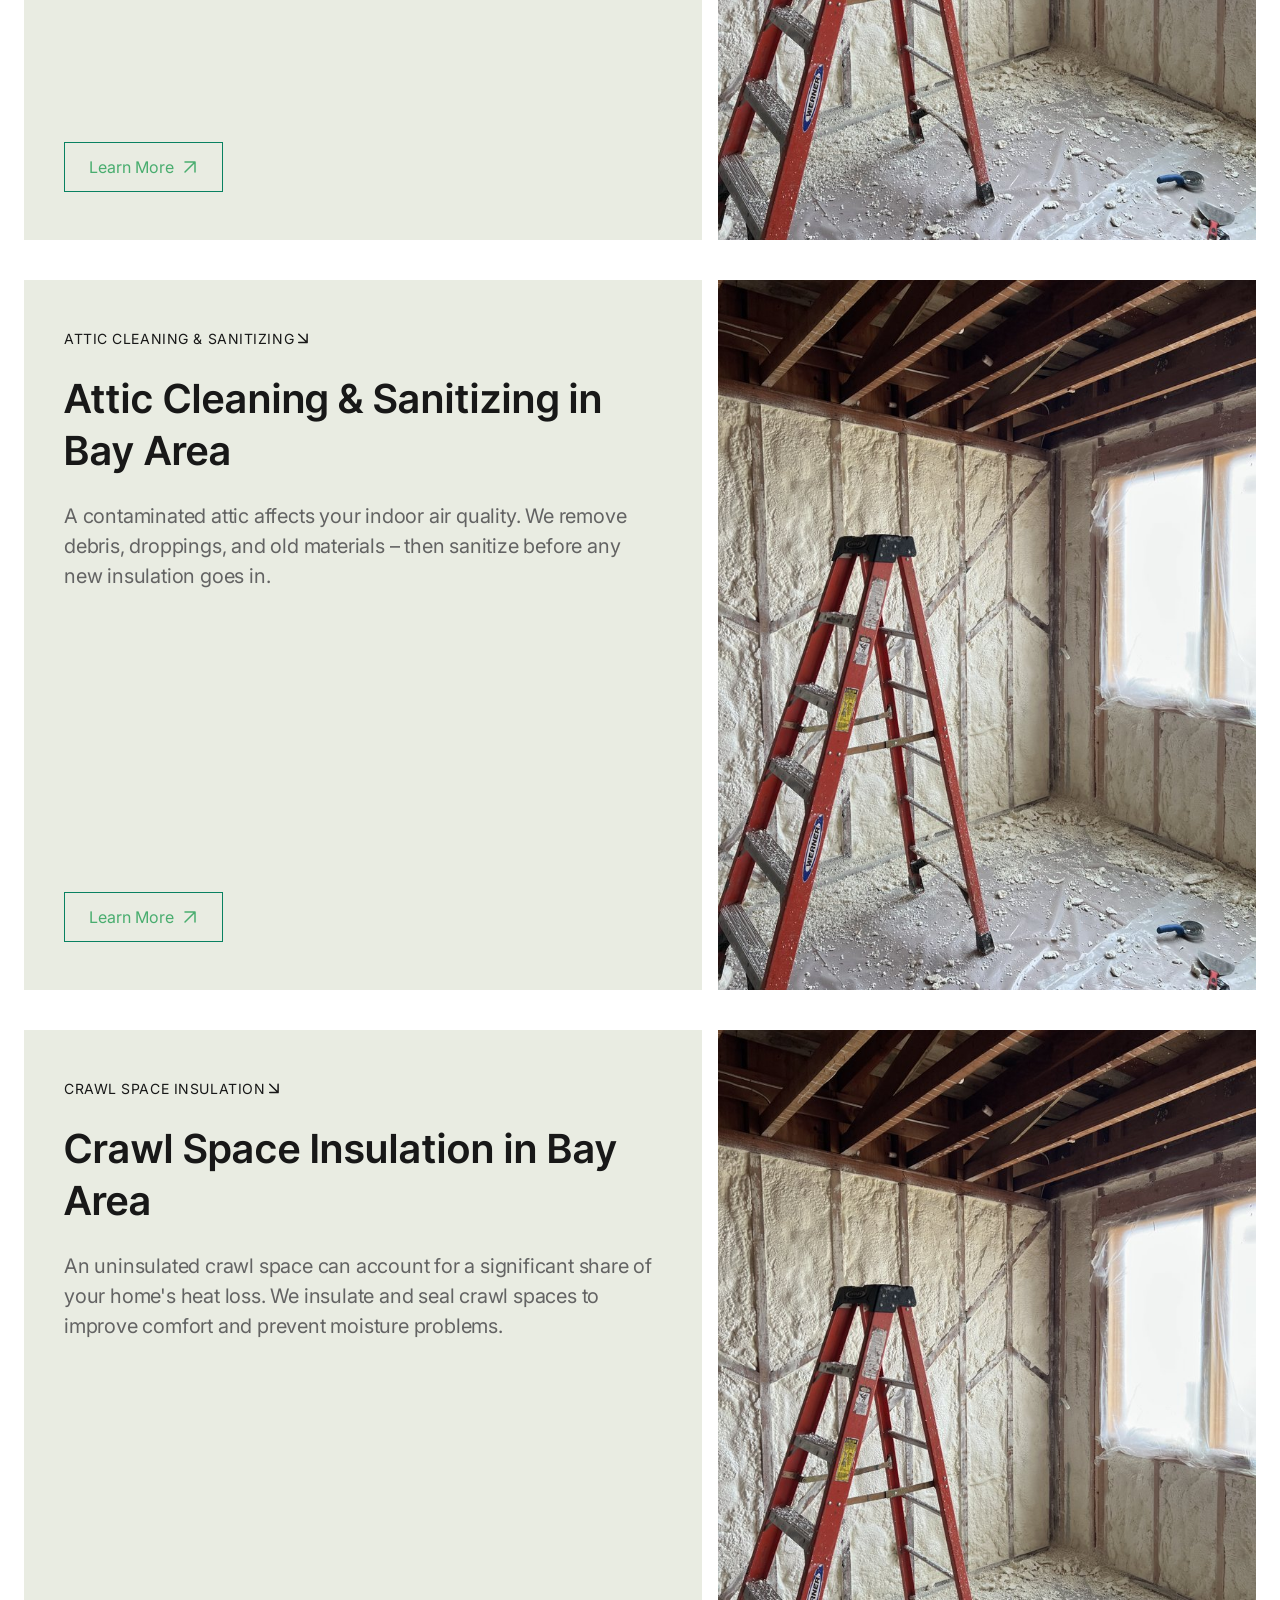
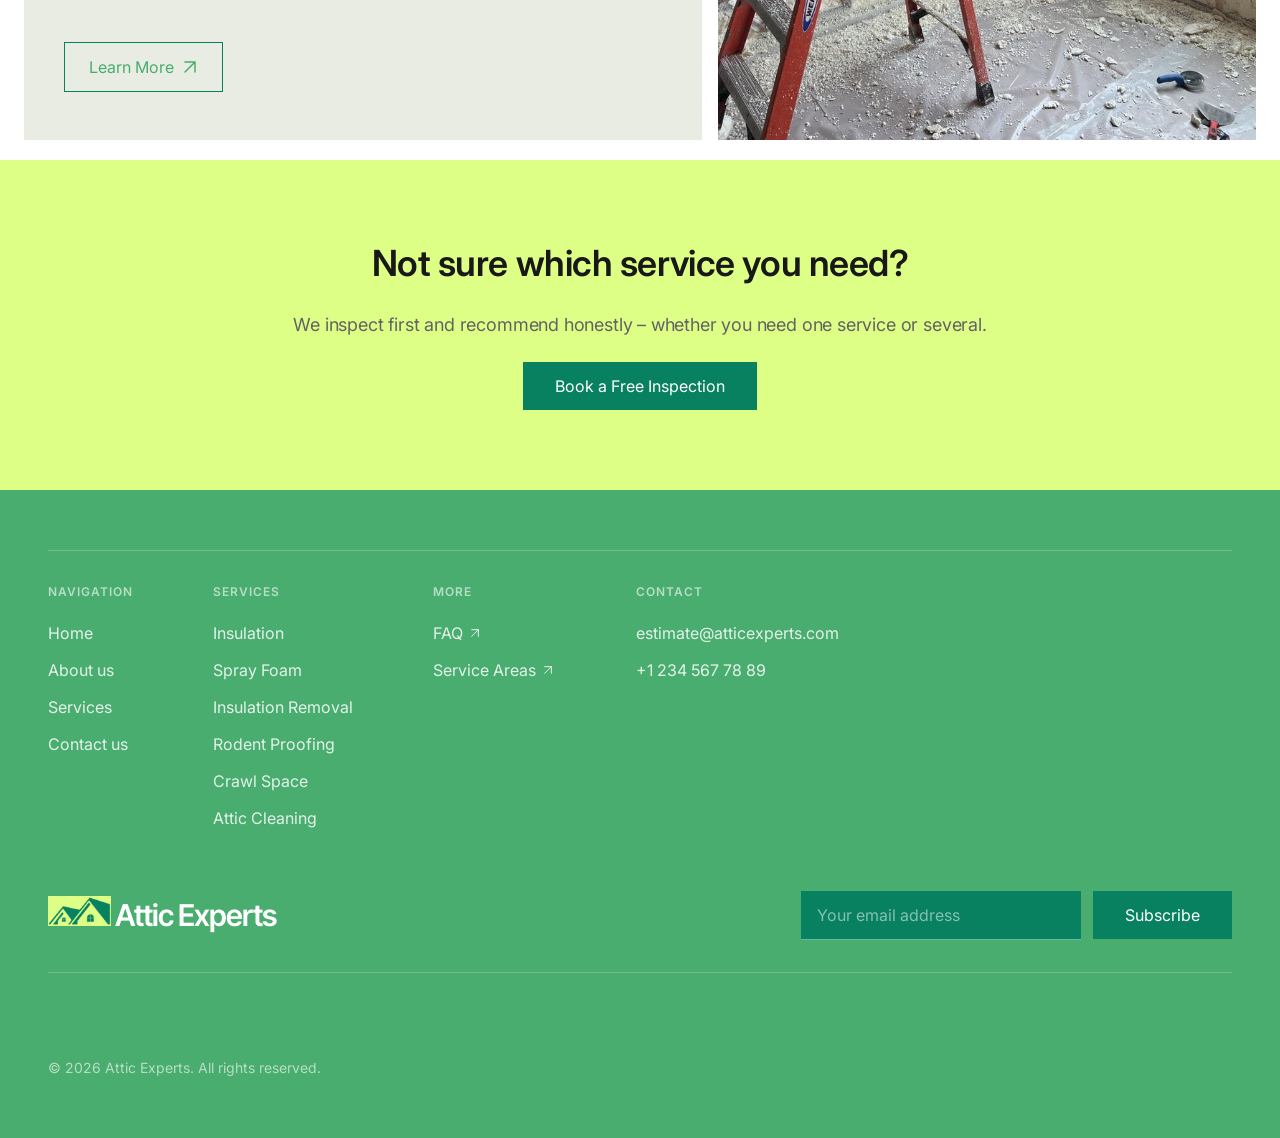
<file: services.html>
<!doctype html>
<html lang="en">
  <head>
    <meta charset="UTF-8" />
    <meta name="viewport" content="width=device-width, initial-scale=1.0" />
    <title>Services – Attic Experts</title>
    <link rel="stylesheet" href="css/fonts.css" />
    <link rel="stylesheet" href="css/reset.css" />
    <link rel="stylesheet" href="css/style.css" />
  </head>
  <body>
    <header>
      <div class="section section-header">
        <div class="container container-header">
          <div class="logo">
            <img src="./img/LogoS.png" alt="logo" />
            <span>Attic Experts</span>
          </div>
          <nav class="nav-header">
            <ul class="nav-header__list">
              <li class="nav-header__item">
                <a href="index.html" class="nav-header__link">Home</a>
              </li>
              <li class="nav-header__item">
                <a href="about.html" class="nav-header__link">About us</a>
              </li>
              <li class="nav-header__item">
                <a href="services.html" class="nav-header__link nav-header__link--active">Services</a>
              </li>
              <li class="nav-header__item">
                <a href="contact.html" class="nav-header__link">Contact us</a>
              </li>
            </ul>
          </nav>
          <button class="nav-burger" aria-label="Toggle menu" aria-expanded="false">
            <span></span>
            <span></span>
            <span></span>
          </button>
        </div>
      </div>
    </header>

    <main>

      <!-- PAGE TITLE -->
      <section class="section section-services-title">
        <div class="container container-services-title">
          <p class="hero-eyebrow__text">
            Our Services
            <svg xmlns="http://www.w3.org/2000/svg" width="10" height="10" viewBox="0 0 10 10" fill="none">
              <path d="M0.75 0.75L9.08333 9.08333M0.75 9.08333H9.08333V0.75" stroke="currentColor" stroke-width="1.5" stroke-linecap="round" stroke-linejoin="round"/>
            </svg>
          </p>
          <h1 class="hero-title">Everything Your Attic Needs, Done Right</h1>
          <p class="hero-description">From insulation installs to full rodent cleanouts – each service is scoped honestly, priced by line item, and backed by a clean-up guarantee.</p>
        </div>
      </section>

      <!-- SPRAY FOAM -->
      <section class="section section-sf-hero">
        <div class="container container-sf-hero">
          <div class="sf-hero__content">
            <p class="hero-eyebrow__text">
              Spray Foam Insulation
              <svg xmlns="http://www.w3.org/2000/svg" width="10" height="10" viewBox="0 0 10 10" fill="none">
                <path d="M0.75 0.75L9.08333 9.08333M0.75 9.08333H9.08333V0.75" stroke="currentColor" stroke-width="1.5" stroke-linecap="round" stroke-linejoin="round"/>
              </svg>
            </p>
            <h2 class="hero-title">Spray Foam Insulation in Bay Area</h2>
            <p class="hero-description">Spray foam insulates and air-seals in a single application – one of the most effective options for attics with tight corners, irregular framing, or persistent drafts.</p>
            <div class="hero-btn">
              <a href="spray-foam.html" class="btn btn-secondary">Learn More<svg xmlns="http://www.w3.org/2000/svg" width="24" height="24" viewBox="0 0 24 24" fill="none"><path d="M7 17L17 7M17 17V7H7" stroke="currentColor" stroke-width="1.5" stroke-linecap="round" stroke-linejoin="round"/></svg></a>
            </div>
          </div>
          <div class="sf-hero__img">
            <img src="./img/leader.jpg" alt="Spray foam insulation" />
          </div>
        </div>
      </section>

      <!-- BLOWN-IN -->
      <section class="section section-sf-hero section-sf-hero--reverse">
        <div class="container container-sf-hero container-sf-hero--reverse">
          <div class="sf-hero__img">
            <img src="./img/leader.jpg" alt="Blown-in insulation" />
          </div>
          <div class="sf-hero__content">
            <p class="hero-eyebrow__text">
              Blown-In Insulation
              <svg xmlns="http://www.w3.org/2000/svg" width="10" height="10" viewBox="0 0 10 10" fill="none">
                <path d="M0.75 0.75L9.08333 9.08333M0.75 9.08333H9.08333V0.75" stroke="currentColor" stroke-width="1.5" stroke-linecap="round" stroke-linejoin="round"/>
              </svg>
            </p>
            <h2 class="hero-title">Blown-In Insulation in Bay Area</h2>
            <p class="hero-description">Fast, thorough coverage for Bay Area attics – blown-in insulation reaches corners and gaps that are hard to insulate by hand.</p>
            <div class="hero-btn">
              <a href="blown-in.html" class="btn btn-secondary">Learn More<svg xmlns="http://www.w3.org/2000/svg" width="24" height="24" viewBox="0 0 24 24" fill="none"><path d="M7 17L17 7M17 17V7H7" stroke="currentColor" stroke-width="1.5" stroke-linecap="round" stroke-linejoin="round"/></svg></a>
            </div>
          </div>
        </div>
      </section>

      <!-- INSULATION REMOVAL -->
      <section class="section section-sf-hero">
        <div class="container container-sf-hero">
          <div class="sf-hero__content">
            <p class="hero-eyebrow__text">
              Insulation Removal
              <svg xmlns="http://www.w3.org/2000/svg" width="10" height="10" viewBox="0 0 10 10" fill="none">
                <path d="M0.75 0.75L9.08333 9.08333M0.75 9.08333H9.08333V0.75" stroke="currentColor" stroke-width="1.5" stroke-linecap="round" stroke-linejoin="round"/>
              </svg>
            </p>
            <h2 class="hero-title">Insulation Removal in Bay Area</h2>
            <p class="hero-description">Old, contaminated, or damaged insulation needs to come out before new insulation can do its job. We remove it safely – without spreading dust or debris into your living space.</p>
            <div class="hero-btn">
              <a href="insulation-removal.html" class="btn btn-secondary">Learn More<svg xmlns="http://www.w3.org/2000/svg" width="24" height="24" viewBox="0 0 24 24" fill="none"><path d="M7 17L17 7M17 17V7H7" stroke="currentColor" stroke-width="1.5" stroke-linecap="round" stroke-linejoin="round"/></svg></a>
            </div>
          </div>
          <div class="sf-hero__img">
            <img src="./img/leader.jpg" alt="Insulation removal" />
          </div>
        </div>
      </section>

      <!-- RODENT PROOFING -->
      <section class="section section-sf-hero section-sf-hero--reverse">
        <div class="container container-sf-hero container-sf-hero--reverse">
          <div class="sf-hero__img">
            <img src="./img/leader.jpg" alt="Rodent proofing" />
          </div>
          <div class="sf-hero__content">
            <p class="hero-eyebrow__text">
              Rodent Proofing
              <svg xmlns="http://www.w3.org/2000/svg" width="10" height="10" viewBox="0 0 10 10" fill="none">
                <path d="M0.75 0.75L9.08333 9.08333M0.75 9.08333H9.08333V0.75" stroke="currentColor" stroke-width="1.5" stroke-linecap="round" stroke-linejoin="round"/>
              </svg>
            </p>
            <h2 class="hero-title">Rodent Proofing in Bay Area</h2>
            <p class="hero-description">Rodents don't just damage your insulation – they contaminate it. We seal every entry point with materials they can't chew through.</p>
            <div class="hero-btn">
              <a href="rodent-proofing.html" class="btn btn-secondary">Learn More<svg xmlns="http://www.w3.org/2000/svg" width="24" height="24" viewBox="0 0 24 24" fill="none"><path d="M7 17L17 7M17 17V7H7" stroke="currentColor" stroke-width="1.5" stroke-linecap="round" stroke-linejoin="round"/></svg></a>
            </div>
          </div>
        </div>
      </section>

      <!-- ATTIC CLEANING -->
      <section class="section section-sf-hero">
        <div class="container container-sf-hero">
          <div class="sf-hero__content">
            <p class="hero-eyebrow__text">
              Attic Cleaning & Sanitizing
              <svg xmlns="http://www.w3.org/2000/svg" width="10" height="10" viewBox="0 0 10 10" fill="none">
                <path d="M0.75 0.75L9.08333 9.08333M0.75 9.08333H9.08333V0.75" stroke="currentColor" stroke-width="1.5" stroke-linecap="round" stroke-linejoin="round"/>
              </svg>
            </p>
            <h2 class="hero-title">Attic Cleaning & Sanitizing in Bay Area</h2>
            <p class="hero-description">A contaminated attic affects your indoor air quality. We remove debris, droppings, and old materials – then sanitize before any new insulation goes in.</p>
            <div class="hero-btn">
              <a href="attic-cleaning.html" class="btn btn-secondary">Learn More<svg xmlns="http://www.w3.org/2000/svg" width="24" height="24" viewBox="0 0 24 24" fill="none"><path d="M7 17L17 7M17 17V7H7" stroke="currentColor" stroke-width="1.5" stroke-linecap="round" stroke-linejoin="round"/></svg></a>
            </div>
          </div>
          <div class="sf-hero__img">
            <img src="./img/leader.jpg" alt="Attic cleaning and sanitizing" />
          </div>
        </div>
      </section>

      <!-- CRAWL SPACE -->
      <section class="section section-sf-hero section-sf-hero--reverse">
        <div class="container container-sf-hero container-sf-hero--reverse">
          <div class="sf-hero__img">
            <img src="./img/leader.jpg" alt="Crawl space insulation" />
          </div>
          <div class="sf-hero__content">
            <p class="hero-eyebrow__text">
              Crawl Space Insulation
              <svg xmlns="http://www.w3.org/2000/svg" width="10" height="10" viewBox="0 0 10 10" fill="none">
                <path d="M0.75 0.75L9.08333 9.08333M0.75 9.08333H9.08333V0.75" stroke="currentColor" stroke-width="1.5" stroke-linecap="round" stroke-linejoin="round"/>
              </svg>
            </p>
            <h2 class="hero-title">Crawl Space Insulation in Bay Area</h2>
            <p class="hero-description">An uninsulated crawl space can account for a significant share of your home's heat loss. We insulate and seal crawl spaces to improve comfort and prevent moisture problems.</p>
            <div class="hero-btn">
              <a href="crawl-space.html" class="btn btn-secondary">Learn More<svg xmlns="http://www.w3.org/2000/svg" width="24" height="24" viewBox="0 0 24 24" fill="none"><path d="M7 17L17 7M17 17V7H7" stroke="currentColor" stroke-width="1.5" stroke-linecap="round" stroke-linejoin="round"/></svg></a>
            </div>
          </div>
        </div>
      </section>

      <!-- CTA -->
      <section class="section section-main__sub">
        <div class="container container-main__sub">
          <div class="container-main__sub--text">
            <h3>Not sure which service you need?</h3>
            <p>We inspect first and recommend honestly – whether you need one service or several.</p>
            <a href="contact.html" class="btn btn-primary">Book a Free Inspection</a>
          </div>
        </div>
      </section>

    </main>

    <footer class="footer">
      <div class="container footer__container">
        <div class="footer__top">
          <div class="footer__col">
            <p class="footer__heading">Navigation</p>
            <ul class="footer__list">
              <li><a href="index.html" class="footer__link">Home</a></li>
              <li><a href="about.html" class="footer__link">About us</a></li>
              <li><a href="services.html" class="footer__link">Services</a></li>
              <li><a href="contact.html" class="footer__link">Contact us</a></li>
            </ul>
          </div>
          <div class="footer__col">
            <p class="footer__heading">Services</p>
            <ul class="footer__list">
              <li><a href="blown-in.html" class="footer__link">Insulation</a></li>
              <li><a href="spray-foam.html" class="footer__link">Spray Foam</a></li>
              <li><a href="insulation-removal.html" class="footer__link">Insulation Removal</a></li>
              <li><a href="rodent-proofing.html" class="footer__link">Rodent Proofing</a></li>
              <li><a href="crawl-space.html" class="footer__link">Crawl Space</a></li>
              <li><a href="attic-cleaning.html" class="footer__link">Attic Cleaning</a></li>
            </ul>
          </div>
          <div class="footer__col">
            <p class="footer__heading">More</p>
            <ul class="footer__list">
              <li><a href="faq.html" class="footer__link footer__link--arrow">FAQ <svg xmlns="http://www.w3.org/2000/svg" width="16" height="16" viewBox="0 0 24 24" fill="none"><path d="M7 17L17 7M17 17V7H7" stroke="currentColor" stroke-width="1.5" stroke-linecap="round" stroke-linejoin="round"/></svg></a></li>
              <li><a href="service-areas.html" class="footer__link footer__link--arrow">Service Areas <svg xmlns="http://www.w3.org/2000/svg" width="16" height="16" viewBox="0 0 24 24" fill="none"><path d="M7 17L17 7M17 17V7H7" stroke="currentColor" stroke-width="1.5" stroke-linecap="round" stroke-linejoin="round"/></svg></a></li>
            </ul>
          </div>
          <div class="footer__col">
            <p class="footer__heading">Contact</p>
            <ul class="footer__list">
              <li><a href="mailto:estimate@atticexperts.com" class="footer__link">estimate@atticexperts.com</a></li>
              <li><a href="tel:+12345677889" class="footer__link">+1 234 567 78 89</a></li>
            </ul>
          </div>
        </div>
        <div class="footer__bottom">
          <div class="logo footer__logo">
            <img src="./img/LogoS.png" alt="logo" />
            <span>Attic Experts</span>
          </div>
          <form class="footer__email-form" action="#" method="POST">
            <input type="email" name="email" placeholder="Your email address" />
            <button type="submit" class="btn btn-primary">Subscribe</button>
          </form>
        </div>
        <p class="footer__copy">© 2026 Attic Experts. All rights reserved.</p>
      </div>
    </footer>
    <script src="js/main.js"></script>
  </body>
</html>
</file>
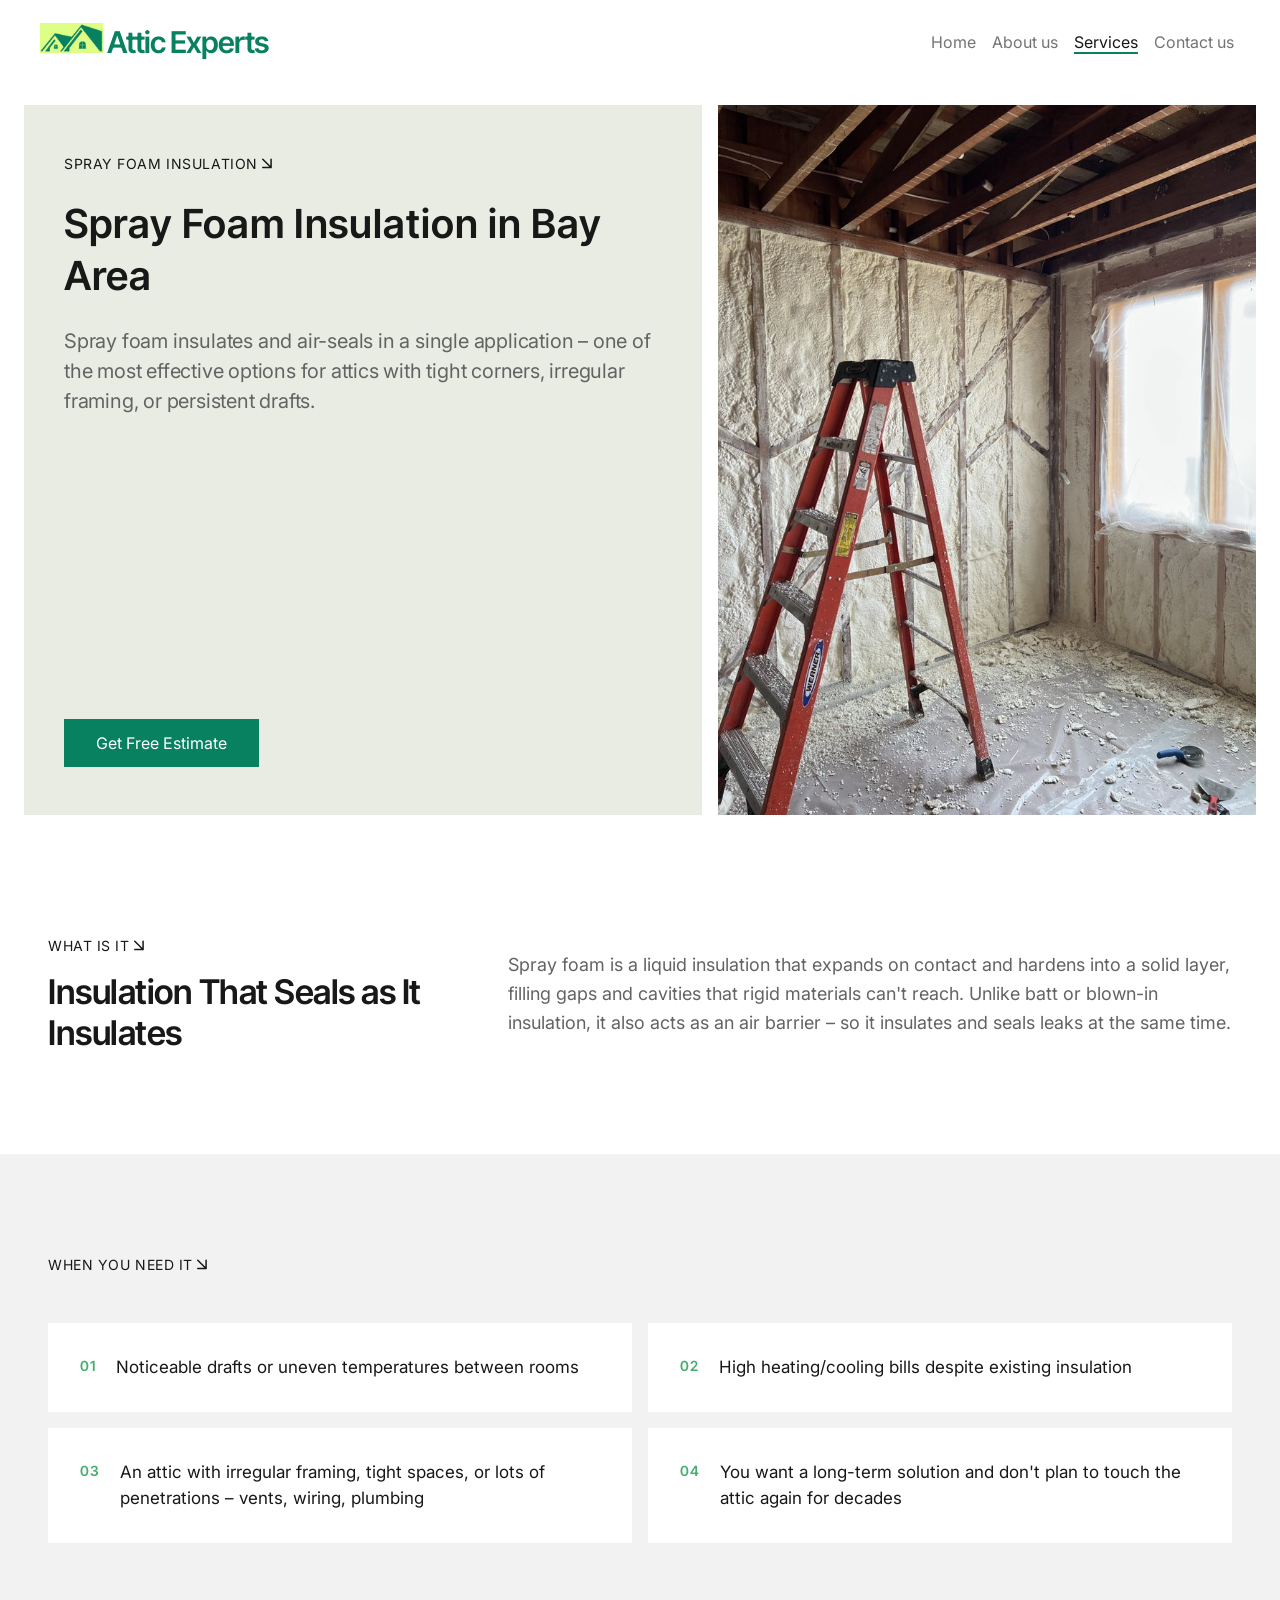
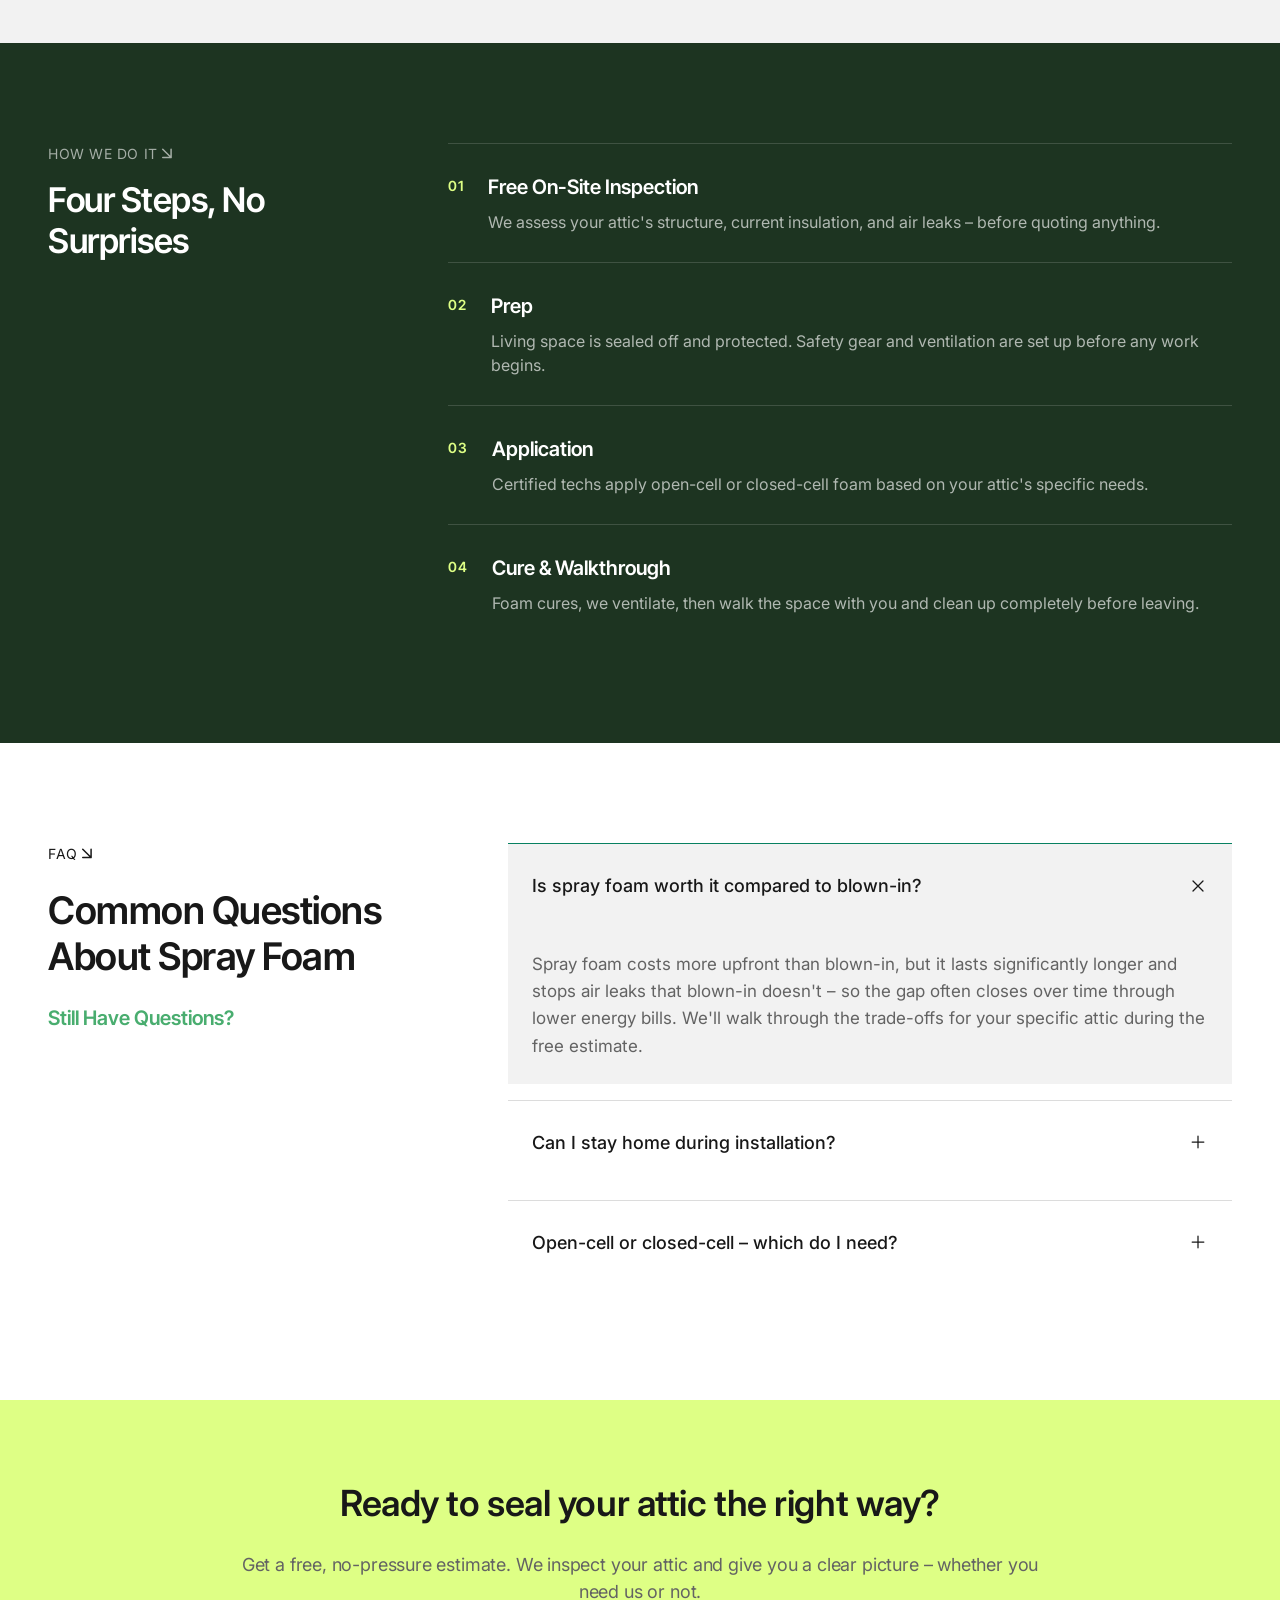
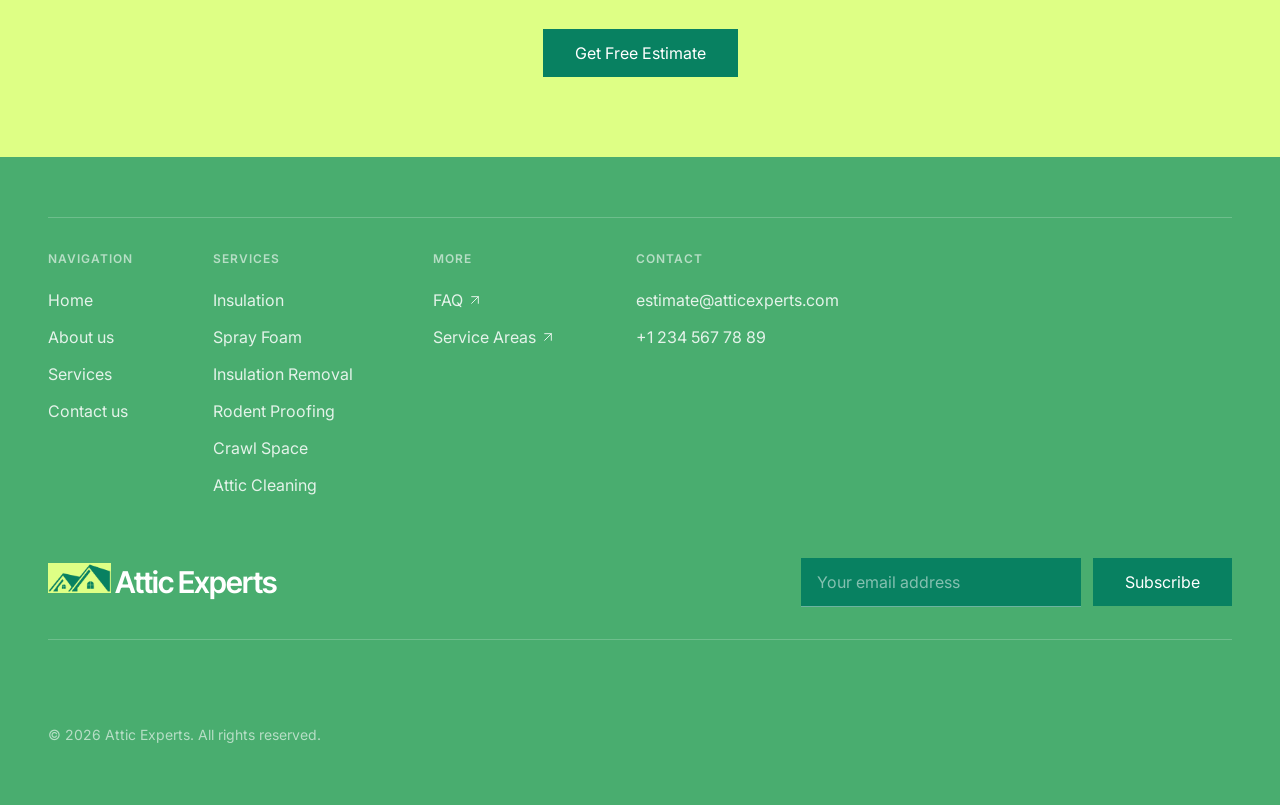
<file: spray-foam.html>
<!doctype html>
<html lang="en">
  <head>
    <meta charset="UTF-8" />
    <meta name="viewport" content="width=device-width, initial-scale=1.0" />
    <title>Spray Foam Insulation – Attic Experts</title>
    <link rel="stylesheet" href="css/fonts.css" />
    <link rel="stylesheet" href="css/reset.css" />
    <link rel="stylesheet" href="css/style.css" />
  </head>
  <body>
    <header>
      <div class="section section-header">
        <div class="container container-header">
          <div class="logo">
            <img src="./img/LogoS.png" alt="logo" />
            <span>Attic Experts</span>
          </div>
          <nav class="nav-header">
            <ul class="nav-header__list">
              <li class="nav-header__item">
                <a href="index.html" class="nav-header__link">Home</a>
              </li>
              <li class="nav-header__item">
                <a href="about.html" class="nav-header__link">About us</a>
              </li>
              <li class="nav-header__item">
                <a href="services.html" class="nav-header__link nav-header__link--active">Services</a>
              </li>
              <li class="nav-header__item">
                <a href="contact.html" class="nav-header__link">Contact us</a>
              </li>
            </ul>
          </nav>
          <button class="nav-burger" aria-label="Toggle menu" aria-expanded="false">
            <span></span>
            <span></span>
            <span></span>
          </button>
        </div>
      </div>
    </header>

    <main>

      <!-- HERO -->
      <section class="section section-sf-hero">
        <div class="container container-sf-hero">
          <div class="sf-hero__content">
            <p class="hero-eyebrow__text">
              Spray Foam Insulation
              <svg xmlns="http://www.w3.org/2000/svg" width="10" height="10" viewBox="0 0 10 10" fill="none">
                <path d="M0.75 0.75L9.08333 9.08333M0.75 9.08333H9.08333V0.75" stroke="currentColor" stroke-width="1.5" stroke-linecap="round" stroke-linejoin="round"/>
              </svg>
            </p>
            <h1 class="hero-title">Spray Foam Insulation in Bay Area</h1>
            <p class="hero-description">Spray foam insulates and air-seals in a single application – one of the most effective options for attics with tight corners, irregular framing, or persistent drafts.</p>
            <div class="hero-btn">
              <a href="contact.html" class="btn btn-primary">Get Free Estimate</a>
            </div>
          </div>
          <div class="sf-hero__img">
            <img src="./img/leader.jpg" alt="Spray foam insulation application" />
          </div>
        </div>
      </section>

      <!-- WHAT IS -->
      <section class="section section-sf-what" id="sf-what">
        <div class="container container-sf-what">
          <div class="sf-what__left">
            <p class="hero-eyebrow__text">
              What Is It
              <svg xmlns="http://www.w3.org/2000/svg" width="10" height="10" viewBox="0 0 10 10" fill="none">
                <path d="M0.75 0.75L9.08333 9.08333M0.75 9.08333H9.08333V0.75" stroke="currentColor" stroke-width="1.5" stroke-linecap="round" stroke-linejoin="round"/>
              </svg>
            </p>
            <h2 class="sf-section__title">Insulation That Seals as It Insulates</h2>
          </div>
          <div class="sf-what__right">
            <p class="sf-section__text">Spray foam is a liquid insulation that expands on contact and hardens into a solid layer, filling gaps and cavities that rigid materials can't reach. Unlike batt or blown-in insulation, it also acts as an air barrier – so it insulates and seals leaks at the same time.</p>
          </div>
        </div>
      </section>

      <!-- WHEN YOU NEED IT -->
      <section class="section section-sf-when">
        <div class="container container-sf-when">
          <p class="hero-eyebrow__text">
            When You Need It
            <svg xmlns="http://www.w3.org/2000/svg" width="10" height="10" viewBox="0 0 10 10" fill="none">
              <path d="M0.75 0.75L9.08333 9.08333M0.75 9.08333H9.08333V0.75" stroke="currentColor" stroke-width="1.5" stroke-linecap="round" stroke-linejoin="round"/>
            </svg>
          </p>
          <div class="sf-when__grid">
            <div class="sf-when__item">
              <span class="sf-when__num">01</span>
              <p class="sf-when__text">Noticeable drafts or uneven temperatures between rooms</p>
            </div>
            <div class="sf-when__item">
              <span class="sf-when__num">02</span>
              <p class="sf-when__text">High heating/cooling bills despite existing insulation</p>
            </div>
            <div class="sf-when__item">
              <span class="sf-when__num">03</span>
              <p class="sf-when__text">An attic with irregular framing, tight spaces, or lots of penetrations – vents, wiring, plumbing</p>
            </div>
            <div class="sf-when__item">
              <span class="sf-when__num">04</span>
              <p class="sf-when__text">You want a long-term solution and don't plan to touch the attic again for decades</p>
            </div>
          </div>
        </div>
      </section>

      <!-- HOW WE DO IT -->
      <section class="section section-sf-how">
        <div class="container container-sf-how">
          <div class="sf-how__left">
            <p class="hero-eyebrow__text">
              How We Do It
              <svg xmlns="http://www.w3.org/2000/svg" width="10" height="10" viewBox="0 0 10 10" fill="none">
                <path d="M0.75 0.75L9.08333 9.08333M0.75 9.08333H9.08333V0.75" stroke="currentColor" stroke-width="1.5" stroke-linecap="round" stroke-linejoin="round"/>
              </svg>
            </p>
            <h2 class="sf-section__title">Four Steps, No Surprises</h2>
          </div>
          <div class="sf-how__steps">
            <div class="sf-step">
              <span class="sf-step__num">01</span>
              <div class="sf-step__content">
                <h3 class="sf-step__title">Free On-Site Inspection</h3>
                <p class="sf-step__text">We assess your attic's structure, current insulation, and air leaks – before quoting anything.</p>
              </div>
            </div>
            <div class="sf-step">
              <span class="sf-step__num">02</span>
              <div class="sf-step__content">
                <h3 class="sf-step__title">Prep</h3>
                <p class="sf-step__text">Living space is sealed off and protected. Safety gear and ventilation are set up before any work begins.</p>
              </div>
            </div>
            <div class="sf-step">
              <span class="sf-step__num">03</span>
              <div class="sf-step__content">
                <h3 class="sf-step__title">Application</h3>
                <p class="sf-step__text">Certified techs apply open-cell or closed-cell foam based on your attic's specific needs.</p>
              </div>
            </div>
            <div class="sf-step">
              <span class="sf-step__num">04</span>
              <div class="sf-step__content">
                <h3 class="sf-step__title">Cure & Walkthrough</h3>
                <p class="sf-step__text">Foam cures, we ventilate, then walk the space with you and clean up completely before leaving.</p>
              </div>
            </div>
          </div>
        </div>
      </section>

      <!-- FAQ -->
      <section class="section section-faq">
        <div class="container container-faq">
          <div class="faq-left">
            <p class="hero-eyebrow__text">
              FAQ
              <svg xmlns="http://www.w3.org/2000/svg" width="10" height="10" viewBox="0 0 10 10" fill="none">
                <path d="M0.75 0.75L9.08333 9.08333M0.75 9.08333H9.08333V0.75" stroke="currentColor" stroke-width="1.5" stroke-linecap="round" stroke-linejoin="round"/>
              </svg>
            </p>
            <h2 class="faq-title">Common Questions About Spray Foam</h2>
            <p class="faq-still">Still Have Questions?</p>
          </div>
          <div class="faq-right">
            <div class="faq-item faq-item--open">
              <button class="faq-item__question">
                <span>Is spray foam worth it compared to blown-in?</span>
                <svg class="faq-item__icon" xmlns="http://www.w3.org/2000/svg" width="20" height="20" viewBox="0 0 24 24" fill="none">
                  <path d="M18 6L6 18M6 6L18 18" stroke="currentColor" stroke-width="1.5" stroke-linecap="round"/>
                </svg>
              </button>
              <div class="faq-item__answer"><div class="faq-item__answer-inner">
                <p>Spray foam costs more upfront than blown-in, but it lasts significantly longer and stops air leaks that blown-in doesn't – so the gap often closes over time through lower energy bills. We'll walk through the trade-offs for your specific attic during the free estimate.</p>
              </div></div>
            </div>
            <div class="faq-item">
              <button class="faq-item__question">
                <span>Can I stay home during installation?</span>
                <svg class="faq-item__icon" xmlns="http://www.w3.org/2000/svg" width="20" height="20" viewBox="0 0 24 24" fill="none">
                  <path d="M12 5V19M5 12H19" stroke="currentColor" stroke-width="1.5" stroke-linecap="round"/>
                </svg>
              </button>
              <div class="faq-item__answer"><div class="faq-item__answer-inner">
                <p>Yes, but the treated area needs to ventilate and cure before use – we'll walk you through exact timing and any off-gassing precautions for your job.</p>
              </div></div>
            </div>
            <div class="faq-item">
              <button class="faq-item__question">
                <span>Open-cell or closed-cell – which do I need?</span>
                <svg class="faq-item__icon" xmlns="http://www.w3.org/2000/svg" width="20" height="20" viewBox="0 0 24 24" fill="none">
                  <path d="M12 5V19M5 12H19" stroke="currentColor" stroke-width="1.5" stroke-linecap="round"/>
                </svg>
              </button>
              <div class="faq-item__answer"><div class="faq-item__answer-inner">
                <p>Depends on your climate goals, moisture exposure, and budget priorities. Closed-cell is denser and adds structural rigidity; open-cell is lighter and better for sound dampening. We'll recommend one during inspection – not sell you the pricier option by default.</p>
              </div></div>
            </div>
          </div>
        </div>
      </section>

      <!-- CTA -->
      <section class="section section-main__sub">
        <div class="container container-main__sub">
          <div class="container-main__sub--text">
            <h3>Ready to seal your attic the right way?</h3>
            <p>Get a free, no-pressure estimate. We inspect your attic and give you a clear picture – whether you need us or not.</p>
            <a href="contact.html" class="btn btn-primary">Get Free Estimate</a>
          </div>
        </div>
      </section>

    </main>
    <footer class="footer">
      <div class="container footer__container">
        <div class="footer__top">
          <div class="footer__col">
            <p class="footer__heading">Navigation</p>
            <ul class="footer__list">
              <li><a href="index.html" class="footer__link">Home</a></li>
              <li><a href="about.html" class="footer__link">About us</a></li>
              <li><a href="services.html" class="footer__link">Services</a></li>
              <li><a href="contact.html" class="footer__link">Contact us</a></li>
            </ul>
          </div>
          <div class="footer__col">
            <p class="footer__heading">Services</p>
            <ul class="footer__list">
              <li><a href="blown-in.html" class="footer__link">Insulation</a></li>
              <li><a href="spray-foam.html" class="footer__link">Spray Foam</a></li>
              <li><a href="insulation-removal.html" class="footer__link">Insulation Removal</a></li>
              <li><a href="rodent-proofing.html" class="footer__link">Rodent Proofing</a></li>
              <li><a href="crawl-space.html" class="footer__link">Crawl Space</a></li>
              <li><a href="attic-cleaning.html" class="footer__link">Attic Cleaning</a></li>
            </ul>
          </div>
          <div class="footer__col">
            <p class="footer__heading">More</p>
            <ul class="footer__list">
              <li><a href="faq.html" class="footer__link footer__link--arrow">FAQ <svg xmlns="http://www.w3.org/2000/svg" width="16" height="16" viewBox="0 0 24 24" fill="none"><path d="M7 17L17 7M17 17V7H7" stroke="currentColor" stroke-width="1.5" stroke-linecap="round" stroke-linejoin="round"/></svg></a></li>
              <li><a href="service-areas.html" class="footer__link footer__link--arrow">Service Areas <svg xmlns="http://www.w3.org/2000/svg" width="16" height="16" viewBox="0 0 24 24" fill="none"><path d="M7 17L17 7M17 17V7H7" stroke="currentColor" stroke-width="1.5" stroke-linecap="round" stroke-linejoin="round"/></svg></a></li>
            </ul>
          </div>
          <div class="footer__col">
            <p class="footer__heading">Contact</p>
            <ul class="footer__list">
              <li><a href="mailto:estimate@atticexperts.com" class="footer__link">estimate@atticexperts.com</a></li>
              <li><a href="tel:+12345677889" class="footer__link">+1 234 567 78 89</a></li>
            </ul>
          </div>
        </div>
        <div class="footer__bottom">
          <div class="logo footer__logo">
            <img src="./img/LogoS.png" alt="logo" />
            <span>Attic Experts</span>
          </div>
          <form class="footer__email-form" action="#" method="POST">
            <input type="email" name="email" placeholder="Your email address" />
            <button type="submit" class="btn btn-primary">Subscribe</button>
          </form>
        </div>
        <p class="footer__copy">© 2026 Attic Experts. All rights reserved.</p>
      </div>
    </footer>
    <script src="js/main.js"></script>
  </body>
</html>
</file>
<file: css/fonts.css>
@font-face {
  font-family: 'Inter';
  src: url('../fonts/Inter/Inter-VariableFont_opsz,wght.woff2') format('woff2');
  font-weight: 100 900;
  font-style: normal;
  font-display: swap;
}

@font-face {
  font-family: 'Inter Tight';
  src: url('../fonts/Inter_Tight/InterTight-VariableFont_wght.woff2') format('woff2');
  font-weight: 100 900;
  font-style: normal;
  font-display: swap;
}
</file>
<file: css/style.css>
:root {
  /* COLORS */
  --white: #ffffff;
  --soft-green: #e9ece2;
  --green: #088161;
  --green-hovered: #054d3a;
  --primary-green: #49ad6f;
  --dark-green: #1d3421;
  --yellow: #deff85;
  --yellow-hovered: #eefd62;
  --black: #181818;
  --grey: #636363;
  --bg: #f2f2f2;
  --forest: #065c46;
  --lime: #e4f63c;
  --star: #f5a623;
  --error: #e53e3e;
}

/* Buttons */
.btn {
  display: inline-flex;
  justify-content: center;
  align-items: center;
  gap: 4px;
  font-family: Inter, sans-serif;
  font-size: 16px;
  line-height: 150%;
}

.btn-primary {
  padding: 12px 32px;
  background-color: var(--green);
  color: var(--white);
  transition:
    background-color 0.15s ease,
    color 0.15s ease;
}

.btn-primary:hover {
  background-color: var(--green-hovered);
  color: var(--soft-green);
}

.btn-secondary {
  padding: 12px 20px 12px 24px;
  border: 1px solid var(--green);
  color: var(--primary-green);
  transition:
    background-color 0.15s ease,
    color 0.15s ease;
}

.btn-secondary:hover {
  border-color: var(--green-hovered);
  background-color: var(--soft-green);
  color: var(--green-hovered);
}


.btn-accent {
  padding: 12px 32px;
  background-color: var(--yellow);
  color: var(--black);
  transition: background-color 0.15s ease;
}

.btn-accent:hover {
  padding: 12px 26px;
  background-color: var(--yellow-hovered);
  font-family: "Inter Tight", sans-serif;
  font-weight: 500;
  letter-spacing: 0.64px;
}

.btn-link {
  padding: 10px 0;
  border-bottom: 1px solid var(--green);
  color: var(--green);
}

.btn-link:hover {
  border-bottom: 1px solid var(--dark-green);
  color: var(--dark-green);
  font-family: "Inter Tight", sans-serif;
  font-weight: 500;
  letter-spacing: 0.8px;
}

.container {
  width: 100%;
  max-width: 1440px;
  margin-inline: auto;
}

/* ------ HEADER ------  */
.section-header {
  background: var(--white);
}

header {
  position: sticky;
  top: 0;
  z-index: 100;
}

.container-header {
  padding-block: 20px;
  padding-inline: 24px;
  display: flex;
  align-items: center;
  justify-content: space-between;
}

.logo {
  display: flex;
  align-items: baseline;
  color: var(--green);
  font-family: "Inter Tight", sans-serif;
  font-size: 38px;
  font-weight: 600;
  letter-spacing: -1px;
}

.logo img {
  padding-right: 4px;
  height: 1em;
  width: auto;
}

.nav-header__list {
  display: flex;
  padding: 8px 6px;
  align-items: flex-start;
  gap: 16px;
}

.nav-header__link {
  position: relative;
  color: var(--black);
  opacity: 0.6;
  font-family: Inter, sans-serif;
  font-size: 16px;
  line-height: normal;
  padding-bottom: 2px;
}

.nav-header__link::after {
  content: '';
  position: absolute;
  bottom: 0;
  left: 0;
  width: 0;
  height: 2px;
  background: var(--green);
  transition: width 0.25s ease;
}

@media (hover: hover) {
  .nav-header__link:hover {
    opacity: 1;
  }

  .nav-header__link:hover::after {
    width: 100%;
  }
}

.nav-header__link--active {
  opacity: 1;
}

.nav-header__link--active::after {
  width: 100%;
}

/* ------ HERO ------ */
.container-subheader,
.container-sf-hero {
  display: flex;
  gap: 16px;
  padding-inline: 24px;
  padding-block: 20px;
  height: 750px;
}

.hero-eyebrow__text {
  color: var(--black);
  font-family: Inter, sans-serif;
  font-size: 14px;
  line-height: 150%;
  letter-spacing: 0.56px;
  text-transform: uppercase;
  display: flex;
  gap: 4px;
}

.hero-title {
  color: var(--black);
  font-family: "Inter Tight", sans-serif;
  font-size: 48px;
  font-weight: 600;
  line-height: 130%;
  letter-spacing: 0.96px;
}

.hero-description {
  color: var(--grey);
  font-family: Inter, sans-serif;
  font-size: 20px;
  line-height: 150%;
  letter-spacing: -0.2px;
}

.hero-content,
.sf-hero__content {
  flex: 0 0 55%;
  display: flex;
  flex-direction: column;
  gap: 24px;
  padding: 65px 60px;
  background: var(--soft-green);
}

.hero-btn {
  display: flex;
  gap: 16px;
  margin-top: auto;
}

.hero-img,
.sf-hero__img {
  flex: 1;
  height: 100%;
  overflow: hidden;
}

.hero-img img,
.sf-hero__img img {
  width: 100%;
  height: 100%;
  object-fit: cover;
  object-position: center;
}

/* ------ SECTION ABOUT ------ */

.container-about {
  padding-block: 100px;
  padding-inline: 80px;
}

.about {
  display: flex;
  gap: 120px;
  padding: 0 0 80px 0;
}

.about-title {
  display: flex;
  flex-direction: column;
}

.about-title__text {
  padding: 0 0 20px 0;
}

.about-text {
  color: var(--grey);
  font-family: Inter, sans-serif;
  font-size: 18px;
  line-height: 150%;
  letter-spacing: -0.18px;
}

.about-description {
  color: var(--grey);
  font-family: Inter, sans-serif;
  font-size: 32px;
  font-weight: 500;
  line-height: 130%;
  letter-spacing: -0.32px;
}

.about-description span {
  color: var(--black);
}

.js-text-reveal .text-reveal-char {
  color: rgba(141, 141, 141, 0.3);
}

.js-text-reveal .text-reveal-char.revealed {
  color: var(--black);
}

.container-card {
  display: flex;
  align-items: center;
  justify-content: space-between;
}

.card {
  width: 360px;
  display: flex;
  flex-direction: column;
  align-items: center;
  justify-content: center;
}

.card-top {
  font-family: "Inter Tight", sans-serif;
  font-size: 40px;
  font-weight: 600;
  line-height: 90px;
  letter-spacing: -0.8px;
}

.card-bot {
  font-family: Inter, sans-serif;
  font-size: 24px;
  line-height: 24px;
}

.card-year {
  padding: 24px 0;
  border: 2px solid var(--forest);
  gap: 10px;
  background: var(--lime);
}

.card-year .card-top {
  color: var(--forest);
  text-align: center;
}

.card-year .card-bot {
  color: var(--forest);
}

.card-rate {
  padding: 24px 20px;
  gap: 10px;
  border: 2px solid var(--primary-green);
  background: var(--white);
}

.card-rate .card-top,
.card-rate .card-bot {
  color: var(--primary-green);
}

.card-prot {
  padding: 24px;
  gap: 10px;
  background: var(--forest);
}

.card-prot .card-top,
.card-prot .card-bot {
  color: var(--white);
}

/* ------ SUB MAIN ------ */

.section-main__sub {
  background: var(--yellow);
}

.container-main__sub {
  padding: 0 24px;
  display: flex;
  flex-direction: column;
  align-items: center;
  justify-content: space-between;
}

.container-main__sub--text {
  padding: 80px 0;
  display: flex;
  flex-direction: column;
  align-items: center;
  justify-content: space-between;
  gap: 24px;
}

.container-main__sub--text h3 {
  color: var(--black);
  text-align: center;
  font-family: Inter, sans-serif;
  font-size: 44px;
  font-weight: 600;
  line-height: 130%;
  letter-spacing: -0.44px;
}

.container-main__sub--text p {
  color: var(--grey);
  text-align: center;
  font-family: Inter, sans-serif;
  font-size: 18px;
  line-height: 150%;
  letter-spacing: -0.18px;
}

/* ------ SERVICE ------ */
.section-service {
  background: var(--primary-green);
}

.container-service {
  padding: 100px 80px 50px 80px;
}

.container-name__service {
  padding-bottom: 12px;
}

.container-name__service p {
  display: flex;
  color: var(--white);
  gap: 4px;
  font-family: Inter, sans-serif;
  font-size: 16px;
  font-weight: 500;
  line-height: 150%;
}

.service-title {
  display: flex;
  justify-content: space-between;
  align-items: flex-end;
}

.service-title__text {
  width: 100%;
  max-width: 720px;
  display: flex;
  flex-direction: column;
  gap: 24px;
}

.service-title__text h3 {
  color: var(--white);
  font-family: Inter, sans-serif;
  font-size: 44px;
  font-weight: 600;
  line-height: 130%;
  letter-spacing: -0.44px;
}

.service-title__text p {
  color: var(--white);
  font-family: Inter, sans-serif;
  font-size: 18px;
  line-height: 150%;
  letter-spacing: -0.18px;
}

.service-title__btn {
  display: flex;
  padding: 12px 32px;
  justify-content: center;
  align-items: center;
  gap: 4px;
  background: var(--lime);
  color: var(--primary-green);
  font-family: Inter, sans-serif;
  font-size: 16px;
  line-height: 150%;
}

.container-service__cards {
  display: flex;
  flex-wrap: wrap;
  padding: 0 80px 100px 80px;
  column-gap: 16px;
  row-gap: 16px;
}

.container-service__card-item {
  display: flex;
  width: calc(50% - 8px);
}

.container-service__card-item--reverse {
  flex-direction: row-reverse;
}

.item-description {
  display: flex;
  flex-direction: column;
  background: var(--white);
  align-items: start;
  height: 420px;
  flex: 0 0 45%;
  padding: 24px;
}

.item-description h4 {
  color: var(--primary-green);
  font-family: Inter, sans-serif;
  font-size: 24px;
  font-weight: 600;
  line-height: 44px;
  padding-bottom: 24px;
}

.item-description h3 {
  color: var(--black);
  font-family: Inter, sans-serif;
  font-size: 24px;
  font-weight: 500;
  line-height: 150%;
  padding-bottom: 16px;
}

.item-description p {
  color: var(--grey);
  font-family: Inter, sans-serif;
  font-size: 15px;
  line-height: 124%;
  padding-bottom: 72px;
}

.item-description a {
  color: var(--primary-green);
  font-family: Inter, sans-serif;
  font-size: 16px;
  line-height: 150%;
  display: flex;
  padding: 10px 0;
  justify-content: center;
  align-items: center;
  gap: 4px;
}

.item-img {
  flex: 0 0 55%;
  height: 420px;
  overflow: hidden;
}

.item-img img {
  width: 100%;
  height: 100%;
  object-fit: cover;
  object-position: center;
}

/* ------ FAQ ------ */
.container-faq {
  display: flex;
  align-items: flex-start;
  gap: 80px;
}

.faq-left {
  flex: 0 0 380px;
  display: flex;
  flex-direction: column;
  justify-content: space-between;
  position: sticky;
  top: 100px;
  align-self: flex-start;
}

.faq-title {
  color: var(--black);
  font-family: "Inter Tight", sans-serif;
  font-size: 48px;
  font-weight: 600;
  line-height: 120%;
  letter-spacing: -0.5px;
  padding-block: 24px;
}

.faq-description {
  color: var(--grey);
  font-family: Inter, sans-serif;
  font-size: 16px;
  line-height: 150%;
}

.faq-still {
  color: var(--primary-green);
  font-family: "Inter Tight", sans-serif;
  font-size: 20px;
  font-weight: 600;
  margin-top: auto;
}

.faq-right {
  flex: 1;
}

.faq-item {
  border-top: 1px solid rgba(24, 24, 24, 0.15);
  padding-bottom: 16px;
}

.faq-item__question {
  width: 100%;
  display: flex;
  align-items: center;
  justify-content: space-between;
  padding-block: 28px;
  padding-inline: 24px;
  color: var(--black);
  font-family: Inter, sans-serif;
  font-size: 18px;
  font-weight: 500;
  text-align: left;
  cursor: pointer;
  background: transparent;
  overflow: hidden;
  position: relative;
}

.faq-item__answer {
  display: grid;
  grid-template-rows: 0fr;
  transition: grid-template-rows 0.22s cubic-bezier(0.4, 0, 0.2, 1) 0.15s;
  background: var(--bg);
}

.faq-item__answer-inner {
  overflow: hidden;
  opacity: 0;
  transform: translateY(-6px);
  transition:
    opacity 0.15s ease,
    transform 0.15s cubic-bezier(0.4, 0, 0.2, 1);
}

.faq-item__answer p {
  color: var(--grey);
  font-family: Inter, sans-serif;
  font-size: 17px;
  line-height: 160%;

  padding: 24px;
}

.faq-item--open {
  border-top-color: var(--green);
}

.faq-item__question::before {
  content: '';
  position: absolute;
  inset: 0;
  background: var(--bg);
  transform: translateY(-100%);
  transition: transform 0.25s cubic-bezier(0.4, 0, 0.2, 1) 0.35s;
  z-index: 0;
}

.faq-item__question span,
.faq-item__question svg {
  position: relative;
  z-index: 1;
}


.faq-item--open .faq-item__question::before {
  transform: translateY(0);
  transition: transform 0.25s cubic-bezier(0.4, 0, 0.2, 1);
}

.faq-item--open .faq-item__answer {
  grid-template-rows: 1fr;
  transition: grid-template-rows 0.25s cubic-bezier(0.4, 0, 0.2, 1) 0.25s;
}

.faq-item--open .faq-item__answer-inner {
  opacity: 1;
  transform: translateY(0);
  transition:
    opacity 0.2s ease 0.45s,
    transform 0.2s cubic-bezier(0.4, 0, 0.2, 1) 0.45s;
}

/* ------ TESTIMONIAL ------ */
.section-testimonial {
  background: var(--bg);
}

.container-testimonial {
  padding-block: 100px;
  padding-inline: 80px;
}

.testimonial-title {
  color: var(--black);
  font-family: "Inter Tight", sans-serif;
  font-size: 48px;
  font-weight: 600;
  line-height: 130%;
  letter-spacing: 0.96px;
  padding-block: 24px;
  max-width: 700px;
}

.testimonial-description {
  color: var(--grey);
  font-family: Inter, sans-serif;
  font-size: 18px;
  line-height: 150%;
  letter-spacing: -0.18px;
  max-width: 600px;
}

.testimonial-slider {
  margin-top: 48px;
  overflow: hidden;
}

.testimonial-slider__track {
  display: flex;
  gap: 16px;
  transition: transform 0.4s ease;
}

.testimonial-card {
  flex: 0 0 calc(50% - 8px);
  padding: 32px;
  background: var(--white);
  display: flex;
  flex-direction: column;
  gap: 24px;
}

.testimonial-slider__controls {
  display: flex;
  align-items: center;
  justify-content: space-between;
  margin-top: 24px;
}

.testimonial-slider__dots {
  display: flex;
  gap: 8px;
  width: calc(50% - 8px);
}

.testimonial-slider__dot {
  flex: 1;
  height: 4px;
  background: rgba(24, 24, 24, 0.2);
  cursor: pointer;
  transition: background 0.2s ease;
}

.testimonial-slider__dot.active {
  background: var(--black);
}

.testimonial-slider__arrows {
  display: flex;
  gap: 8px;
}

.testimonial-slider__btn {
  width: 48px;
  height: 48px;
  display: flex;
  align-items: center;
  justify-content: center;
  border: 1px solid rgba(24, 24, 24, 0.2);
  color: var(--black);
  cursor: pointer;
  transition: background 0.15s ease, color 0.15s ease;
}

.testimonial-slider__btn:hover {
  background: var(--black);
  color: var(--white);
}

.testimonial-card__header {
  display: flex;
  align-items: center;
  justify-content: space-between;
  padding-bottom: 20px;
  border-bottom: 1px solid rgba(24, 24, 24, 0.08);
}

.testimonial-card__author {
  display: flex;
  flex-direction: column;
  gap: 4px;
}

.testimonial-card__name {
  color: var(--black);
  font-family: Inter, sans-serif;
  font-size: 16px;
  font-weight: 600;
  line-height: 150%;
}

.testimonial-card__meta,
.testimonial-card__date {
  color: var(--grey);
  font-family: Inter, sans-serif;
  font-size: 13px;
  line-height: 150%;
}

.testimonial-card__rating {
  display: flex;
  flex-direction: column;
  align-items: flex-end;
  gap: 2px;
}

.testimonial-card__rating-top {
  display: flex;
  align-items: center;
  gap: 8px;
}

.testimonial-card__score {
  color: var(--black);
  font-family: Inter, sans-serif;
  font-size: 18px;
  font-weight: 600;
}

.testimonial-card__stars {
  color: var(--star);
  font-size: 18px;
  letter-spacing: 2px;
}

.testimonial-card__text {
  color: var(--black);
  font-family: Inter, sans-serif;
  font-size: 18px;
  line-height: 160%;

}

/* ------ FOOTER ------ */
.footer {
  background: var(--primary-green);
}

.footer__container {
  display: flex;
  flex-direction: column;
  padding-block: 60px;
  padding-inline: 80px;
  gap: 60px;
}

.footer__top {
  display: flex;
  gap: 80px;
  align-items: flex-start;
  padding-top: 32px;
  border-top: 1px solid rgba(255, 255, 255, 0.2);
}

.footer__col {
  display: flex;
  flex-direction: column;
  gap: 20px;
}

.footer__heading {
  color: var(--white);
  font-family: Inter, sans-serif;
  font-size: 12px;
  font-weight: 600;
  letter-spacing: 1px;
  text-transform: uppercase;
  opacity: 0.6;
}

.footer__list {
  display: flex;
  flex-direction: column;
  gap: 12px;
}

.footer__link {
  display: inline-flex;
  align-items: center;
  gap: 4px;
  color: var(--white);
  font-family: Inter, sans-serif;
  font-size: 16px;
  line-height: 150%;
  opacity: 0.85;
  transition: opacity 0.15s ease;
}

.footer__link:hover {
  opacity: 1;
}

.footer__bottom {
  display: flex;
  align-items: center;
  justify-content: space-between;
  padding-bottom: 32px;
  border-bottom: 1px solid rgba(255, 255, 255, 0.2);
}

.footer__logo {
  color: var(--white);
  font-size: 24px;
}

.footer__copy {
  color: var(--white);
  font-family: Inter, sans-serif;
  font-size: 14px;
  opacity: 0.6;
  padding-top: 24px;
}

.footer__email-form {
  display: flex;
  align-items: center;
  gap: 12px;
}

.footer__email-form input {
  padding: 12px 16px;
  border: none;
  border-bottom: 1px solid rgba(255, 255, 255, 0.4);
  background: var(--green);
  color: var(--white);
  font-family: Inter, sans-serif;
  font-size: 16px;
  width: 280px;
  transition: border-color 0.15s ease;
}

.footer__email-form input::placeholder {
  color: rgba(255, 255, 255, 0.5);
  transition: transform 0.3s ease, opacity 0.3s ease;
}

.footer__email-form input:focus {
  outline: none;
  border-bottom-color: var(--white);
}

.footer__email-form input:focus::placeholder {
  transform: translateX(10px);
  opacity: 0;
}

/* ------ CONTACT ------ */
.container-contact {
  padding-block: 80px;
  padding-inline: 80px;
}

.contact-header {
  max-width: 600px;
  padding-bottom: 60px;
}

.contact-body {
  display: flex;
  gap: 80px;
}

.contact-form {
  display: flex;
  flex-direction: column;
  gap: 24px;
  flex: 1;
}

.contact-form__group {
  display: flex;
  flex-direction: column;
  gap: 8px;
}

.contact-form__group label {
  color: var(--black);
  font-family: Inter, sans-serif;
  font-size: 14px;
  font-weight: 500;
  line-height: 150%;
}


.contact-form__group input,
.contact-form__group textarea {
  padding: 12px 0;
  border: none;
  border-bottom: 1px solid rgba(24, 24, 24, 0.2);
  font-family: Inter, sans-serif;
  font-size: 16px;
  color: var(--black);
  line-height: 150%;
  transition: border-color 0.15s ease;
}

.contact-form__group textarea {
  resize: none;
}

.contact-form__group input::placeholder,
.contact-form__group textarea::placeholder {
  color: rgba(24, 24, 24, 0.4);
  transition: transform 0.3s ease, opacity 0.3s ease;
}

.contact-form__group input:focus::placeholder,
.contact-form__group textarea:focus::placeholder {
  transform: translateX(10px);
  opacity: 0;
}

.contact-form__group input:focus,
.contact-form__group textarea:focus {
  outline: none;
  border-bottom-color: var(--green);
}

.contact-form.submitted input:invalid,
.contact-form.submitted textarea:invalid {
  border-bottom-color: var(--error);
}

.contact-info {
  display: flex;
  flex-direction: column;
  gap: 32px;
  flex: 0 0 300px;
}

.contact-info__item {
  display: flex;
  flex-direction: column;
  gap: 4px;
  padding-bottom: 32px;
  border-bottom: 1px solid rgba(24, 24, 24, 0.1);
}

.contact-info__item:last-child {
  border-bottom: none;
  padding-bottom: 0;
}

.contact-info__label {
  color: var(--grey);
  font-family: Inter, sans-serif;
  font-size: 12px;
  font-weight: 500;
  letter-spacing: 0.6px;
  text-transform: uppercase;
}

.contact-info__value {
  color: var(--black);
  font-family: Inter, sans-serif;
  font-size: 18px;
  line-height: 150%;
}

/* ------ FAQ PAGE ------ */
.section-faq-hero {
  background: var(--soft-green);
}

.container-faq-hero {
  padding-block: 80px;
  padding-inline: 80px;
  max-width: 700px;
}

.container-faq-page {
  padding-block: 80px;
  padding-inline: 80px;
  display: flex;
  flex-direction: column;
  gap: 80px;
}

.faq-page__group {
  display: flex;
  gap: 80px;
  align-items: flex-start;
}

.faq-page__category {
  flex: 0 0 280px;
  position: sticky;
  top: 100px;
  color: var(--black);
  font-family: "Inter Tight", sans-serif;
  font-size: 24px;
  font-weight: 600;
  line-height: 130%;
  padding-top: 28px;
}

.faq-page__group .faq-right {
  flex: 1;
}

/* ------ SERVICE AREAS PAGE ------ */
.section-areas-hero {
  background: var(--soft-green);
}

.container-areas-hero {
  padding-block: 80px;
  padding-inline: 80px;
  max-width: 700px;
}

.container-areas-main {
  display: flex;
  gap: 0;
  height: 800px;
}

.areas-map {
  flex: 1;
  position: relative;
}

#map {
  width: 100%;
  height: 100%;
}

#map .leaflet-tile-pane {
  filter: grayscale(0.3) contrast(0.95) brightness(1.05);
}

#map .leaflet-control-zoom a {
  font-family: Inter, sans-serif;
  color: var(--black);
  border-color: rgba(24, 24, 24, 0.15);
}

#map .leaflet-control-zoom a:hover {
  background: var(--soft-green);
}

#map .leaflet-popup-content-wrapper {
  border-radius: 0;
  box-shadow: 0 4px 20px rgba(0, 0, 0, 0.1);
  font-family: Inter, sans-serif;
}

#map .leaflet-popup-tip {
  display: none;
}

.areas-info {
  flex: 0 0 380px;
  display: flex;
  flex-direction: column;
  gap: 40px;
  padding: 48px;
  background: var(--white);
}

.areas-info__label {
  color: var(--grey);
  font-family: Inter, sans-serif;
  font-size: 12px;
  font-weight: 600;
  letter-spacing: 1px;
  text-transform: uppercase;
  margin-bottom: 16px;
}

.areas-hours__list {
  display: flex;
  flex-direction: column;
  gap: 12px;
}

.areas-hours__item {
  display: flex;
  justify-content: space-between;
  align-items: center;
  padding-bottom: 12px;
  border-bottom: 1px solid rgba(24, 24, 24, 0.08);
}

.areas-hours__day {
  color: var(--black);
  font-family: Inter, sans-serif;
  font-size: 15px;
}

.areas-hours__time {
  color: var(--grey);
  font-family: Inter, sans-serif;
  font-size: 15px;
}

.areas-contact {
  display: flex;
  flex-direction: column;
  gap: 10px;
}

.areas-contact__value {
  color: var(--black);
  font-family: Inter, sans-serif;
  font-size: 16px;
  line-height: 150%;
  transition: color 0.15s ease;
}

.areas-contact__value:hover {
  color: var(--green);
}

.areas-cities__list {
  display: grid;
  grid-template-columns: 1fr 1fr;
  gap: 10px 16px;
}

.areas-cities__list li {
  color: var(--black);
  font-family: Inter, sans-serif;
  font-size: 15px;
  line-height: 150%;
}

/* ------ SERVICES PAGE ------ */
.container-services-title {
  padding-block: 80px;
  padding-inline: 80px;
  max-width: 700px;
}

.container-sf-hero--reverse {
  flex-direction: row-reverse;
}

/* ------ SPRAY FOAM PAGE ------ */


.container-sf-what,
.container-sf-how,
.container-faq {
  padding-block: 100px;
  padding-inline: 80px;
}

.container-sf-what {
  display: flex;
  gap: 80px;
  align-items: center;
}

.sf-what__left {
  flex: 0 0 380px;
}

.sf-section__title {
  color: var(--black);
  font-family: "Inter Tight", sans-serif;
  font-size: 40px;
  font-weight: 600;
  line-height: 120%;
  letter-spacing: -0.5px;
  padding-top: 16px;
}

.sf-what__right {
  flex: 1;
}

.sf-section__text {
  color: var(--grey);
  font-family: Inter, sans-serif;
  font-size: 18px;
  line-height: 160%;

}

.sf-section__text--spaced {
  margin-bottom: 20px;
}

.sf-when__title {
  color: var(--black);
  font-family: "Inter Tight", sans-serif;
  font-size: 18px;
  font-weight: 600;
  margin-bottom: 8px;
}

.section-sf-when {
  background: var(--bg);
}

.container-sf-when {
  padding-block: 100px;
  padding-inline: 80px;
}

.sf-when__grid {
  display: flex;
  flex-wrap: wrap;
  gap: 16px;
  margin-top: 48px;
}

.sf-when__item {
  flex: 0 0 calc(50% - 8px);
  display: flex;
  gap: 20px;
  align-items: flex-start;
  padding: 32px;
  background: var(--white);
}

.sf-when__num {
  color: var(--primary-green);
  font-family: "Inter Tight", sans-serif;
  font-size: 14px;
  font-weight: 600;
  letter-spacing: 1px;
  flex-shrink: 0;
}

.sf-when__text {
  color: var(--black);
  font-family: Inter, sans-serif;
  font-size: 17px;
  line-height: 150%;

}

.section-sf-how {
  background: var(--dark-green);
}

.container-sf-how {
  display: flex;
  gap: 80px;
  align-items: flex-start;
}

.sf-how__left {
  flex: 0 0 320px;
}

.sf-how__left .hero-eyebrow__text {
  color: rgba(255, 255, 255, 0.6);
}

.sf-how__left .sf-section__title {
  color: var(--white);
}

.sf-how__steps {
  flex: 1;
  display: flex;
  flex-direction: column;
}

.sf-step {
  display: flex;
  gap: 24px;
  align-items: flex-start;
  padding-block: 28px;
  border-top: 1px solid rgba(255, 255, 255, 0.15);
}

.sf-step__num {
  color: var(--yellow);
  font-family: "Inter Tight", sans-serif;
  font-size: 14px;
  font-weight: 600;
  letter-spacing: 1px;
  flex-shrink: 0;
  padding-top: 3px;
}

.sf-step__title {
  color: var(--white);
  font-family: "Inter Tight", sans-serif;
  font-size: 20px;
  font-weight: 600;
  margin-bottom: 8px;
}

.sf-step__text {
  color: rgba(255, 255, 255, 0.65);
  font-family: Inter, sans-serif;
  font-size: 16px;
  line-height: 150%;

}

/* Toast уведомление */
.toast {
  position: fixed;
  bottom: 32px;
  left: 50%;
  transform: translateX(-50%) translateY(12px);
  background: var(--black);
  color: var(--white);
  font-family: Inter, sans-serif;
  font-size: 14px;
  padding: 10px 20px;
  opacity: 0;
  transition: opacity 0.25s ease, transform 0.25s ease;
  z-index: 9999;
  pointer-events: none;
  white-space: nowrap;
}

.toast--visible {
  opacity: 1;
  transform: translateX(-50%) translateY(0);
}

/* Бургер скрыт на десктопе */
.nav-burger { display: none; }

/* Блокировка скролла при открытом меню */
body.menu-open {
  overflow: hidden;
  touch-action: none;
}

/* ============================================================
   CROSS-BROWSER FIXES
   ============================================================ */

/* iOS Safari — предотвращает zoom при фокусе на input < 16px */
input, textarea, select {
  font-size: max(16px, 1em);
}

/* iOS safe area — для iPhone с чёлкой (X и новее) */
header {
  padding-top: env(safe-area-inset-top);
}

.footer {
  padding-bottom: env(safe-area-inset-bottom);
}

/* Safari — фикс gap в flexbox для старых версий */
@supports not (gap: 1px) {
  .nav-header__list > * + * { margin-left: 16px; }
  .hero-btn > * + * { margin-left: 16px; }
  .footer__top > * + * { margin-left: 80px; }
}

/* Firefox — убирает внутренний padding у button */
button::-moz-focus-inner {
  border: 0;
  padding: 0;
}

/* Safari/Chrome — placeholder цвет */
::-webkit-input-placeholder { opacity: 1; }
::-moz-placeholder { opacity: 1; }

/* FAQ accordion — fallback для Safari < 16 (не поддерживает grid-template-rows анимацию) */
@supports not (grid-template-rows: 0fr) {
  .faq-item__answer {
    display: block;
    max-height: 0;
    overflow: hidden;
    transition: max-height 0.3s ease;
  }
  .faq-item--open .faq-item__answer {
    max-height: 400px;
  }
}

/* Edge/IE — flex минимальная ширина */
.hero-content,
.sf-hero__content { min-width: 0; }

/* ============================================================
   RESPONSIVE
   ============================================================ */

/* ------ 1280px — Ноутбуки ------ */
@media (max-width: 1280px) {

  /* Header */
  .logo { font-size: 30px; }
  .container-header { padding-inline: 40px; }

  /* Hero */
  .hero-title { font-size: 40px; }
  .hero-content,
  .sf-hero__content { padding: 48px 40px; }

  /* About */
  .container-about { padding-inline: 48px; }
  .about { gap: 60px; }
  .about-description { font-size: 26px; }

  /* Services */
  .container-service { padding: 80px 48px 40px; }
  .container-service__cards { padding: 0 48px 80px; }
  .service-title__text h3 { font-size: 36px; }

  /* FAQ */
  .container-faq { padding-inline: 48px; }
  .faq-title { font-size: 38px; }

  /* Testimonial */
  .container-testimonial { padding-inline: 48px; }

  /* Contact */
  .container-contact { padding-inline: 48px; }

  /* Service pages */
  .container-sf-what,
  .container-sf-how,
  .container-faq { padding-inline: 48px; }
  .container-sf-when { padding-inline: 48px; }
  .sf-section__title { font-size: 34px; }

  /* CTA */
  .container-main__sub--text h3 { font-size: 36px; }

  /* Footer */
  .footer__container { padding-inline: 48px; }
}

/* ------ 1024px — Планшеты ------ */
@media (max-width: 1024px) {

  /* Header */
  .logo { font-size: 26px; }
  .container-header { padding-inline: 24px; }
  .nav-header__list { gap: 12px; }
  .nav-header__link { font-size: 14px; }

  /* Hero */
  .container-subheader,
  .container-sf-hero { height: 560px; }
  .hero-title { font-size: 34px; }
  .hero-description { font-size: 17px; }
  .hero-content,
  .sf-hero__content { padding: 36px 28px; gap: 16px; }

  /* About */
  .container-about { padding-block: 70px; padding-inline: 32px; }
  .about { gap: 40px; }
  .about-description { font-size: 22px; }
  .container-card { gap: 12px; }
  .card { width: auto; flex: 1; }
  .card-top { font-size: 30px; line-height: 60px; }
  .card-bot { font-size: 16px; }

  /* Services */
  .container-service { padding: 60px 32px 32px; }
  .container-service__cards { padding: 0 32px 60px; }
  .service-title { flex-direction: column; align-items: flex-start; gap: 24px; }
  .service-title__text h3 { font-size: 30px; }
  .container-service__card-item { width: 100%; flex-direction: column; }
  .container-service__card-item--reverse { flex-direction: column; }
  .item-description { flex: none; width: 100%; height: auto; }
  .item-description p { padding-bottom: 24px; }
  .item-img { flex: none; width: 100%; height: 260px; }

  /* FAQ */
  .container-faq { padding-inline: 32px; gap: 48px; }
  .faq-left { flex: 0 0 280px; }
  .faq-title { font-size: 32px; }
  .faq-item__question { font-size: 15px; padding-block: 20px; }

  /* Testimonial */
  .container-testimonial { padding-block: 70px; padding-inline: 32px; }
  .testimonial-title { font-size: 36px; }

  /* CTA */
  .container-main__sub--text h3 { font-size: 32px; }
  .container-main__sub--text { padding: 60px 0; }

  /* Contact */
  .container-contact { padding-block: 60px; padding-inline: 32px; }
  .contact-body { gap: 48px; }

  /* Service pages */
  .container-sf-what,
  .container-sf-how,
  .container-faq,
  .container-sf-when { padding-inline: 32px; padding-block: 70px; }
  .sf-section__title { font-size: 30px; }
  .sf-what__left { flex: 0 0 280px; }
  .sf-when__item { padding: 24px; }
  .sf-step__title { font-size: 17px; }

  /* Services page */
  .container-services-title { padding-inline: 32px; padding-block: 60px; }

  /* FAQ page */
  .container-faq-page { padding-inline: 32px; gap: 60px; }
  .faq-page__category { flex: 0 0 200px; font-size: 20px; }

  /* Areas page */
  .container-areas-hero { padding-inline: 32px; }
  .container-areas-main { height: 650px; }
  .areas-info { flex: 0 0 300px; padding: 32px; }

  /* Footer */
  .footer__container { padding-inline: 40px; }
  .footer__top { gap: 40px; }
}

/* ------ 768px — Маленькие планшеты ------ */
@media (max-width: 768px) {

  /* Header */
  .container-header { padding-inline: 20px; position: relative; }
  .logo { font-size: 22px; }

  /* Hero — колонки в столбик */
  .container-subheader,
  .container-sf-hero {
    flex-direction: column;
    height: auto;
    padding-inline: 0;
    padding-block: 0;
    gap: 0;
  }

  .hero-content,
  .sf-hero__content {
    flex: none;
    width: 100%;
    padding: 40px 24px;
    gap: 16px;
  }

  .hero-img,
  .sf-hero__img {
    width: 100%;
    height: 300px;
    flex: none;
  }

  .hero-title { font-size: 32px; letter-spacing: 0; }
  .hero-description { font-size: 16px; }
  .hero-btn { flex-wrap: wrap; }

  /* About */
  .container-about { padding-block: 60px; padding-inline: 24px; }
  .about { flex-direction: column; gap: 32px; padding-bottom: 48px; }
  .about-description { font-size: 20px; }
  .container-card { flex-direction: column; gap: 12px; }
  .card { width: 100%; }
  .card-year, .card-rate, .card-prot { padding: 20px; }

  /* Services section */
  .container-service { padding: 48px 24px 24px; }
  .container-service__cards { padding: 0 24px 48px; }
  .service-title__text h3 { font-size: 26px; }
  .container-service__card-item { width: 100%; flex-direction: column; }
  .container-service__card-item--reverse { flex-direction: column; }
  .item-description { flex: none; width: 100%; height: auto; }
  .item-description p { padding-bottom: 16px; }
  .item-img { flex: none; width: 100%; height: 220px; }

  /* FAQ */
  .container-faq { flex-direction: column; gap: 40px; padding-inline: 24px; }
  .faq-left { flex: none; width: 100%; position: static; }
  .faq-title { font-size: 28px; padding-block: 16px; }
  .faq-still { margin-top: 16px; }
  .faq-item__question { font-size: 15px; padding-block: 18px; padding-inline: 16px; }
  .faq-item__answer p { font-size: 15px; }

  /* Testimonial */
  .container-testimonial { padding-block: 60px; padding-inline: 24px; }
  .testimonial-title { font-size: 28px; }
  .testimonial-description { font-size: 16px; }
  .testimonial-card { flex: 0 0 100%; padding: 24px; }
  .testimonial-slider__dots { width: 50%; }
  .testimonial-slider__arrows { width: 50%; justify-content: flex-end; }

  /* CTA */
  .container-main__sub--text { padding: 48px 0; gap: 16px; }
  .container-main__sub--text h3 { font-size: 26px; }
  .container-main__sub--text p { font-size: 16px; }

  /* Contact */
  .container-contact { padding-block: 48px; padding-inline: 24px; }
  .contact-body { flex-direction: column; gap: 40px; }
  .contact-info { flex: none; order: -1; }

  /* Service pages */
  .container-sf-what { flex-direction: column; gap: 32px; padding-inline: 24px; padding-block: 60px; }
  .sf-what__left { flex: none; width: 100%; }
  .sf-what__right { flex: none; width: 100%; }
  .sf-section__title { font-size: 28px; }
  .container-sf-when { padding-inline: 24px; padding-block: 60px; }
  .sf-when__grid { flex-direction: column; }
  .sf-when__item { flex: none; width: 100%; }
  .container-sf-how { flex-direction: column; gap: 40px; padding-inline: 24px; padding-block: 60px; }
  .sf-how__left { flex: none; width: 100%; }

  /* Services page */
  .container-services-title { padding-inline: 24px; padding-block: 48px; }
  .container-sf-hero--reverse { flex-direction: column; }

  /* FAQ page */
  .container-faq-page { padding-inline: 24px; gap: 48px; }
  .faq-page__group { flex-direction: column; gap: 24px; }
  .faq-page__category { flex: none; position: static; font-size: 20px; padding-top: 0; }

  /* About page */
  .sf-when__title { font-size: 16px; }

  /* Service Areas */
  .container-areas-hero { padding-inline: 24px; padding-block: 48px; }
  .container-areas-main { flex-direction: column; height: auto; }
  .areas-map { height: 350px; }
  .areas-info { flex: none; width: 100%; padding: 32px 24px; }
  .areas-cities__list { grid-template-columns: 1fr 1fr; }

  /* Скрываем nav, показываем бургер */
  .nav-header { display: none; }
  .nav-header.nav-open { display: block; }

  /* Header завсегда поверх меню */
  header { z-index: 300; }

  /* Мобильное меню — заполняет всё под хедером */
  .nav-header.nav-open .nav-header__list {
    display: flex;
    flex-direction: column;
    justify-content: center;
    align-items: center;
    gap: 0;
    padding: 0;
    width: 100%;
    background: var(--white);
    position: fixed;
    top: 80px;
    left: 0;
    right: 0;
    bottom: 0;
    z-index: 200;
  }

  .nav-header.nav-open .nav-header__item {
    width: 100%;
    text-align: center;
  }

  .nav-header.nav-open .nav-header__item::after {
    content: '';
    display: block;
    width: 40px;
    height: 1px;
    background: rgba(24,24,24,0.1);
    margin: 0 auto;
  }

  .nav-header.nav-open .nav-header__link {
    position: relative;
    display: block;
    padding: 20px;
    font-size: 22px;
    font-family: "Inter Tight", sans-serif;
    font-weight: 600;
    opacity: 1;
  }

  .nav-header.nav-open .nav-header__link::after {
    left: 50%;
    transform: translateX(-50%);
  }

  /* Убираем hover-анимацию на touch */
  @media (hover: hover) {
    .nav-header.nav-open .nav-header__link:hover::after {
      width: 32px;
    }
  }

  .nav-header.nav-open .nav-header__link--active::after {
    content: '';
    position: absolute;
    bottom: 12px;
    left: 50%;
    transform: translateX(-50%);
    width: 32px;
    height: 2px;
    background: var(--green);
  }

  /* Бургер кнопка */
  .nav-burger {
    display: flex;
    flex-direction: column;
    justify-content: center;
    gap: 5px;
    width: 40px;
    height: 40px;
    padding: 8px;
    background: transparent;
    cursor: pointer;
  }

  .nav-burger span {
    display: block;
    width: 24px;
    height: 2px;
    background: var(--black);
    transition: transform 0.25s ease, opacity 0.25s ease;
    transform-origin: center;
  }

  /* Бургер → крестик */
  .nav-burger.active span:nth-child(1) { transform: translateY(7px) rotate(45deg); }
  .nav-burger.active span:nth-child(2) { opacity: 0; }
  .nav-burger.active span:nth-child(3) { transform: translateY(-7px) rotate(-45deg); }

  /* Footer */
  .footer__container { padding-inline: 24px; padding-block: 40px; gap: 40px; }
  .footer__top { flex-wrap: wrap; gap: 32px; }
  .footer__col { flex: 0 0 calc(50% - 16px); }
  .footer__bottom { flex-direction: column; align-items: flex-start; gap: 24px; }
  .footer__email-form input { width: 100%; }
}

/* ------ 480px — Мобильные ------ */
@media (max-width: 480px) {

  /* Header */
  .container-header { padding-inline: 16px; }
  .logo { font-size: 18px; }
  .nav-header.nav-open .nav-header__link { font-size: 20px; }

  /* Hero */
  .hero-content,
  .sf-hero__content { padding: 32px 16px; }
  .hero-title { font-size: 26px; }
  .hero-img,
  .sf-hero__img { height: 220px; }
  .hero-btn { flex-direction: column; }
  .hero-btn .btn { width: 100%; justify-content: center; }

  /* About */
  .container-about { padding-block: 48px; padding-inline: 16px; }
  .about-description { font-size: 18px; }
  .card-top { font-size: 28px; line-height: 50px; }
  .card-bot { font-size: 14px; }

  /* Services section */
  .container-service { padding: 40px 16px 20px; }
  .container-service__cards { padding: 0 16px 40px; }
  .service-title__text h3 { font-size: 22px; }
  .item-img { height: 180px; }

  /* FAQ */
  .container-faq { padding-inline: 16px; }
  .faq-title { font-size: 24px; }
  .faq-item__question { font-size: 14px; padding-inline: 12px; }

  /* Testimonial */
  .container-testimonial { padding-inline: 16px; }
  .testimonial-card { padding: 20px; }
  .testimonial-card__name { font-size: 14px; }
  .testimonial-card__text { font-size: 15px; }
  .testimonial-card__score { font-size: 15px; }
  .testimonial-card__stars { font-size: 15px; }

  /* CTA */
  .container-main__sub { padding: 0 16px; }
  .container-main__sub--text h3 { font-size: 22px; }

  /* Contact */
  .container-contact { padding-inline: 16px; }
  .contact-info__value { font-size: 15px; }

  /* Service pages */
  .container-sf-what { padding-inline: 16px; }
  .container-sf-when { padding-inline: 16px; }
  .sf-when__item { padding: 20px 16px; }
  .container-sf-how { padding-inline: 16px; }
  .sf-section__title { font-size: 24px; }
  .sf-step__title { font-size: 16px; }
  .sf-step__text { font-size: 14px; }

  /* Services page */
  .container-services-title { padding-inline: 16px; }

  /* FAQ page */
  .container-faq-page { padding-inline: 16px; }

  /* Service Areas */
  .container-areas-hero { padding-inline: 16px; }
  .areas-info { padding: 24px 16px; }
  .areas-map { height: 280px; }

  /* Footer */
  .footer__container { padding-inline: 16px; }
  .footer__top { flex-direction: column; gap: 24px; }
  .footer__col { flex: none; width: 100%; }
}
</file>
